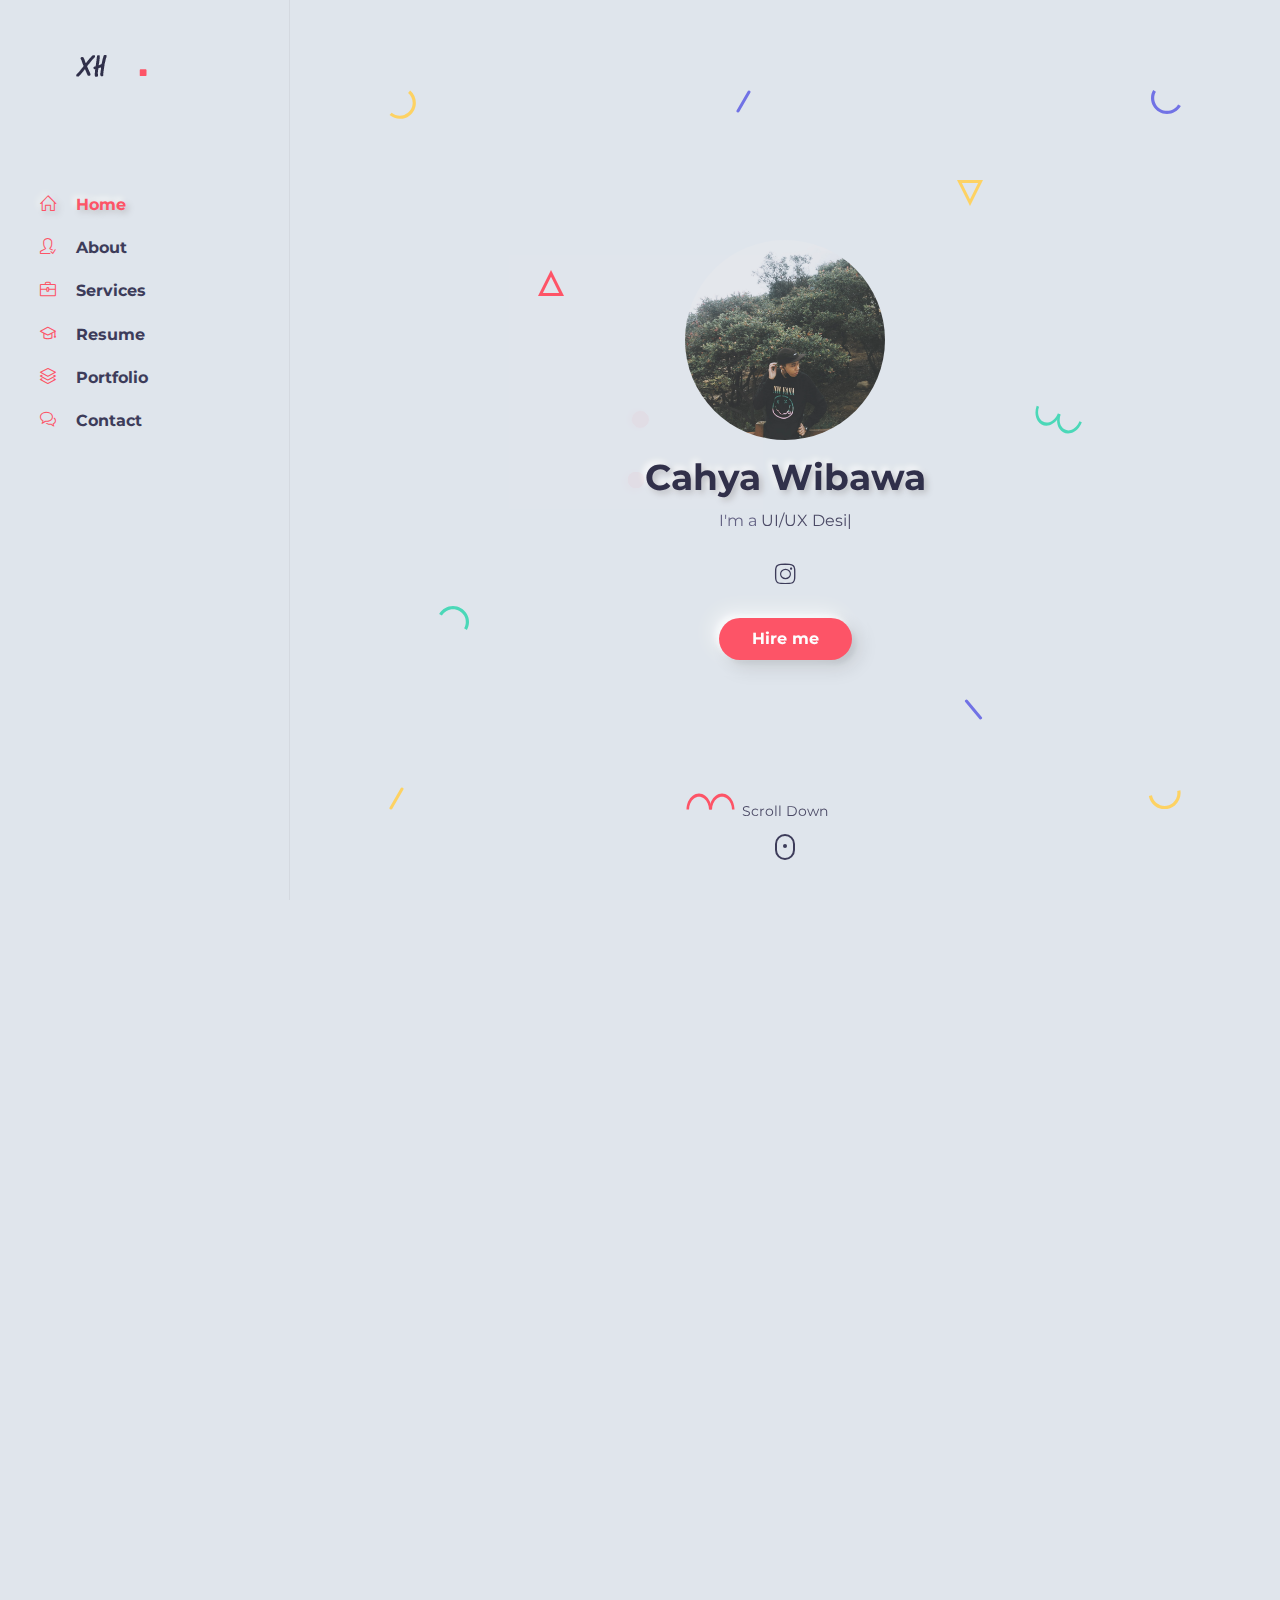
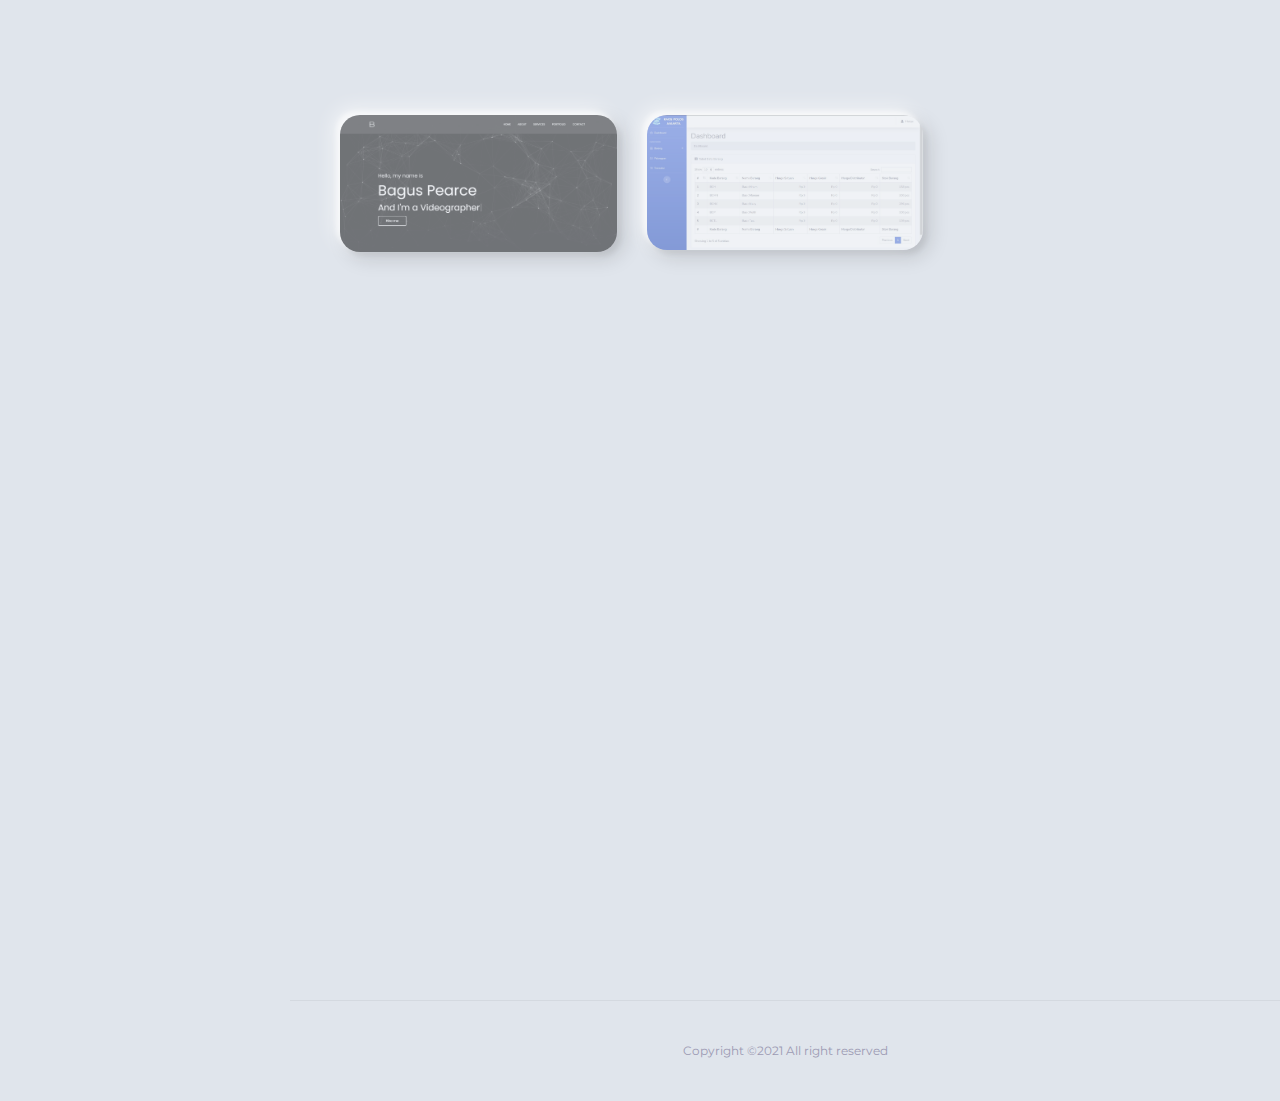
<file: portfolio 3/index.html>
<!DOCTYPE html>
<html lang="en-US">

<head>
	<meta http-equiv="Content-Type" content="text/html; charset=UTF-8">
	<title>xh</title>
	<meta name="viewport" content="width=device-width, initial-scale=1, maximum-scale=1">
	<link rel="shortcut icon" type="image/x-icon" href="images/profile.png">

	<!-- STYLESHEETS -->
	<link rel="stylesheet" href="css/bootstrap.min.css">
	<link rel="stylesheet" href="css/all.min.css" type="text/css" media="all">
	<link rel="stylesheet" href="css/simple-line-icons.css" type="text/css" media="all">
	<link rel="stylesheet" href="css/animate.css" type="text/css" media="all">
	<link rel="stylesheet" href="css/jquery.fancybox.css" type="text/css" media="all">
	<link rel="stylesheet" href="css/magnific-popup.css" type="text/css" media="all">
	<link rel="stylesheet" href="css/style.css" type="text/css" media="all">

	<script async src="https://www.googletagmanager.com/gtag/js?id=G-FWYZLPJEN9"></script>
	<script src="js/gtag.js"></script>

</head>

<body>

	<!-- Preloader -->
	<div id="preloader" class="light">
		<div class="outer">
			<!-- Google Chrome -->
			<div class="infinityChrome">
				<div></div>
				<div></div>
				<div></div>
			</div>

			<!-- Safari and others -->
			<div class="infinity">
				<div>
					<span></span>
				</div>
				<div>
					<span></span>
				</div>
				<div>
					<span></span>
				</div>
			</div>
			<!-- Stuff -->
			<svg xmlns="http://www.w3.org/2000/svg" version="1.1" class="goo-outer">
				<defs>
					<filter id="goo">
						<feGaussianBlur in="SourceGraphic" stdDeviation="6" result="blur" />
						<feColorMatrix in="blur" values="1 0 0 0 0  0 1 0 0 0  0 0 1 0 0  0 0 0 18 -7" result="goo" />
						<feBlend in="SourceGraphic" in2="goo" />
					</filter>
				</defs>
			</svg>
		</div>
	</div>

	<!-- mobile header -->
	<header class="mobile-header-1 light">
		<div class="container">
			<!-- menu icon -->
			<div class="menu-icon d-inline-flex mr-4">
				<button>
					<span></span>
				</button>
			</div>
			<!-- logo image -->
			<div class="site-logo">
				<a href="#home">
					<img src="images/logo-xh.png" alt="xh" />
				</a>
			</div>
		</div>
	</header>

	<!-- desktop header -->
	<header class="desktop-header-1 light d-flex align-items-start flex-column">

		<!-- logo image -->
		<div class="site-logo">
			<a href="#home">
				<img src="images/logo-xh.png" alt="xh" />
			</a>
		</div>
					<!-- nav toggler button -->
			<div class="nav-toggler">
				<span></span>
			</div>

		<!-- main menu -->
		<nav>
			<ul class="vertical-menu scrollspy">
				<li class="active"><a href="#home"><i class="icon-home"></i>Home</a></li>
				<li><a href="#about"><i class="icon-user-following"></i>About</a></li>
				<li><a href="#services"><i class="icon-briefcase"></i>Services</a></li>
				<li><a href="#resume"><i class="icon-graduation"></i>Resume</a></li>
				<li><a href="#portfolio"><i class="icon-layers"></i>Portfolio</a></li>
				<li><a href="#contact"><i class="icon-bubbles"></i>Contact</a></li>
			</ul>
		</nav>

		<!-- site footer -->


	</header>

	<!-- main layout -->
	<main class="content">

		<!-- section home -->
		<section id="home" class="home d-flex light align-items-center">
			<div class="container">
				<!-- intro -->
				<div class="intro">
					<!-- avatar image -->
					<img src="images/doingg.jpg" alt="cahya" class="mb-3" width="40%" />

					<!-- info -->
					<h1 class="mb-2 mt-0">Cahya Wibawa</h1>
					<p>I'm a <span class="typing"></span></p>

					<!-- social icons -->
					<ul class="social-icons light list-inline mb-0 mt-4">
						<li class="list-inline-item">
							<a href="https://www.instagram.com/__xhry/" target="_blank">
								<i class="icon-social-instagram"></i>
							</a>
						</li>
					</ul>

					<!-- buttons -->
					<div class="mt-4">
						<a href="#contact" class="btn btn-default">Hire me</a>
					</div>
				</div>

				<!-- scroll down mouse wheel -->
				<div class="scroll-down light">
					<a href="#about" class="mouse-wrapper">
						<span>Scroll Down</span>
						<span class="mouse">
							<span class="wheel"></span>
						</span>
					</a>
				</div>

				<!-- parallax layers -->
				<div class="parallax" data-relative-input="true">

					<svg width="27" height="29" data-depth="0.3" class="layer p1" xmlns="http://www.w3.org/2000/svg">
						<path
							d="M21.15625.60099c4.37954 3.67487 6.46544 9.40612 5.47254 15.03526-.9929 5.62915-4.91339 10.30141-10.2846 12.25672-5.37122 1.9553-11.3776.89631-15.75715-2.77856l2.05692-2.45134c3.50315 2.93948 8.3087 3.78663 12.60572 2.22284 4.297-1.5638 7.43381-5.30209 8.22768-9.80537.79387-4.50328-.8749-9.08872-4.37803-12.02821L21.15625.60099z"
							fill="#FFD15C" fill-rule="evenodd" />
					</svg>

					<svg width="26" height="26" data-depth="0.2" class="layer p2" xmlns="http://www.w3.org/2000/svg">
						<path d="M13 3.3541L2.42705 24.5h21.1459L13 3.3541z" stroke="#FF4C60" stroke-width="3"
							fill="none" fill-rule="evenodd" />
					</svg>

					<svg width="30" height="25" data-depth="0.3" class="layer p3" xmlns="http://www.w3.org/2000/svg">
						<path
							d="M.1436 8.9282C3.00213 3.97706 8.2841.92763 14.00013.92796c5.71605.00032 10.9981 3.04992 13.85641 8 2.8583 4.95007 2.8584 11.0491-.00014 16.00024l-2.77128-1.6c2.28651-3.96036 2.28631-8.84002.00011-12.8002-2.2862-3.96017-6.5124-6.40017-11.08513-6.4-4.57271.00018-8.79872 2.43984-11.08524 6.4002l-2.77128-1.6z"
							fill="#44D7B6" fill-rule="evenodd" />
					</svg>

					<svg width="15" height="23" data-depth="0.6" class="layer p4" xmlns="http://www.w3.org/2000/svg">
						<rect transform="rotate(30 9.86603 10.13397)" x="7" width="3" height="25" rx="1.5"
							fill="#FFD15C" fill-rule="evenodd" />
					</svg>

					<svg width="15" height="23" data-depth="0.2" class="layer p5" xmlns="http://www.w3.org/2000/svg">
						<rect transform="rotate(30 9.86603 10.13397)" x="7" width="3" height="25" rx="1.5"
							fill="#6C6CE5" fill-rule="evenodd" />
					</svg>

					<svg width="49" height="17" data-depth="0.5" class="layer p6" xmlns="http://www.w3.org/2000/svg">
						<g fill="#FF4C60" fill-rule="evenodd">
							<path
								d="M.5 16.5c0-5.71709 2.3825-10.99895 6.25-13.8567 3.8675-2.85774 8.6325-2.85774 12.5 0C23.1175 5.50106 25.5 10.78292 25.5 16.5H23c0-4.57303-1.90625-8.79884-5-11.08535-3.09375-2.28652-6.90625-2.28652-10 0C4.90625 7.70116 3 11.92697 3 16.5H.5z" />
							<path
								d="M23.5 16.5c0-5.71709 2.3825-10.99895 6.25-13.8567 3.8675-2.85774 8.6325-2.85774 12.5 0C46.1175 5.50106 48.5 10.78292 48.5 16.5H46c0-4.57303-1.90625-8.79884-5-11.08535-3.09375-2.28652-6.90625-2.28652-10 0-3.09375 2.28651-5 6.51232-5 11.08535h-2.5z" />
						</g>
					</svg>

					<svg width="26" height="26" data-depth="0.4" class="layer p7" xmlns="http://www.w3.org/2000/svg">
						<path d="M13 22.6459L2.42705 1.5h21.1459L13 22.6459z" stroke="#FFD15C" stroke-width="3"
							fill="none" fill-rule="evenodd" />
					</svg>

					<svg width="19" height="21" data-depth="0.3" class="layer p8" xmlns="http://www.w3.org/2000/svg">
						<rect transform="rotate(-40 6.25252 10.12626)" x="7" width="3" height="25" rx="1.5"
							fill="#6C6CE5" fill-rule="evenodd" />
					</svg>

					<svg width="30" height="25" data-depth="0.3" data-depth-y="-1.30" class="layer p9"
						xmlns="http://www.w3.org/2000/svg">
						<path
							d="M29.8564 16.0718c-2.85854 4.95114-8.1405 8.00057-13.85654 8.00024-5.71605-.00032-10.9981-3.04992-13.85641-8-2.8583-4.95007-2.8584-11.0491.00014-16.00024l2.77128 1.6c-2.28651 3.96036-2.28631 8.84002-.00011 12.8002 2.2862 3.96017 6.5124 6.40017 11.08513 6.4 4.57271-.00018 8.79872-2.43984 11.08524-6.4002l2.77128 1.6z"
							fill="#6C6CE5" fill-rule="evenodd" />
					</svg>

					<svg width="47" height="29" data-depth="0.2" class="layer p10" xmlns="http://www.w3.org/2000/svg">
						<g fill="#44D7B6" fill-rule="evenodd">
							<path
								d="M46.78878 17.19094c-1.95535 5.3723-6.00068 9.52077-10.61234 10.8834-4.61167 1.36265-9.0893-.26708-11.74616-4.27524-2.65686-4.00817-3.08917-9.78636-1.13381-15.15866l2.34923.85505c-1.56407 4.29724-1.2181 8.92018.90705 12.12693 2.12514 3.20674 5.70772 4.5107 9.39692 3.4202 3.68921-1.0905 6.92581-4.40949 8.48988-8.70673l2.34923.85505z" />
							<path
								d="M25.17585 9.32448c-1.95535 5.3723-6.00068 9.52077-10.61234 10.8834-4.61167 1.36264-9.0893-.26708-11.74616-4.27525C.16049 11.92447-.27182 6.14628 1.68354.77398l2.34923.85505c-1.56407 4.29724-1.2181 8.92018.90705 12.12692 2.12514 3.20675 5.70772 4.5107 9.39692 3.4202 3.68921-1.0905 6.92581-4.40948 8.48988-8.70672l2.34923.85505z" />
						</g>
					</svg>

					<svg width="33" height="20" data-depth="0.5" class="layer p11" xmlns="http://www.w3.org/2000/svg">
						<path
							d="M32.36774.34317c.99276 5.63023-1.09332 11.3614-5.47227 15.03536-4.37895 3.67396-10.3855 4.73307-15.75693 2.77837C5.76711 16.2022 1.84665 11.53014.8539 5.8999l3.15139-.55567c.7941 4.50356 3.93083 8.24147 8.22772 9.8056 4.29688 1.56413 9.10275.71673 12.60554-2.2227C28.34133 9.98771 30.01045 5.4024 29.21635.89884l3.15139-.55567z"
							fill="#FFD15C" fill-rule="evenodd" />
					</svg>

				</div>
			</div>

		</section>

		<!-- section about -->
		<section id="about">

			<div class="container">

				<!-- section title -->
				<h2 class="section-title wow fadeInUp">About Me</h2>

				<div class="spacer" data-height="60"></div>

				<div class="row wow fadeInUp">

					<div class="col-md-3">
						<div class="text-center text-md-left">
							<!-- avatar image -->
							<img src="images/profile.png" alt="Harya" />
						</div>
						<div class="spacer d-md-none d-lg-none" data-height="30"></div>
					</div>

					<div class="col-md-9 triangle-left-md triangle-top-sm">
						<div class="rounded bg-white shadow-dark padding-30">
							<div class="row">
								<div class="col-md-6">
									<!-- about text -->
									<p>I am Harya J, web developer from Jakarta, Indonesia. I have
										experience with website design and graphic design in development and
										customization.</p>
									<div class="mt-3">
										<a href="https://drive.google.com/uc?export=download&id=1Zyuv321atidAhA9GVcgnsZHnzYWRG_0L"
											class="btn btn-default">Download CV</a>
									</div>
									<div class="spacer d-md-none d-lg-none" data-height="30"></div>
								</div>
								<div class="col-md-6">
									<!-- skill item -->
									<div class="skill-item">
										<div class="skill-info clearfix">
											<h4 class="float-left mb-3 mt-0">Development</h4>
											<span class="float-right">75%</span>
										</div>
										<div class="progress">
											<div class="progress-bar data-background" role="progressbar"
												aria-valuemin="0" aria-valuemax="100" aria-valuenow="85"
												data-color="#FFD15C">
											</div>
										</div>
										<div class="spacer" data-height="20"></div>
									</div>

									<!-- skill item -->
									<div class="skill-item">
										<div class="skill-info clearfix">
											<h4 class="float-left mb-3 mt-0">UI/UX design</h4>
											<span class="float-right">80%</span>
										</div>
										<div class="progress">
											<div class="progress-bar data-background" role="progressbar"
												aria-valuemin="0" aria-valuemax="100" aria-valuenow="95"
												data-color="#FF4C60">
											</div>
										</div>
										<div class="spacer" data-height="20"></div>
									</div>

									<!-- skill item -->
									<div class="skill-item">
										<div class="skill-info clearfix">
											<h4 class="float-left mb-3 mt-0">Photography</h4>
											<span class="float-right">70%</span>
										</div>
										<div class="progress">
											<div class="progress-bar data-background" role="progressbar"
												aria-valuemin="0" aria-valuemax="100" aria-valuenow="70"
												data-color="#6C6CE5">
											</div>
										</div>
									</div>
								</div>
							</div>
						</div>
					</div>

				</div>
				<!-- row end -->

				<div class="spacer" data-height="100"></div>

			</div>

		</section>

		<!-- section services -->
		<section id="services">

			<div class="container">

				<!-- section title -->
				<h2 class="section-title wow fadeInUp">Services</h2>

				<div class="spacer" data-height="60"></div>

				<div class="row wow fadeInUp">

					<div class="col-md-4">
						<!-- service box -->
						<div class="service-box rounded data-background padding-30 text-center text-light shadow-blue"
							data-color="#6C6CE5">
							<img src="images/service-1.svg" alt="UI/UX design" />
							<h3 class="mb-3 mt-0">UI/UX design</h3>
						</div>
						<div class="spacer d-md-none d-lg-none" data-height="30"></div>
					</div>

					<div class="col-md-4" data-wow-delay="0.2s">
						<!-- service box -->
						<div class="service-box rounded data-background padding-30 text-center shadow-yellow"
							data-color="#F9D74C">
							<img src="images/service-2.svg" alt="UI/UX design" />
							<h3 class="mb-3 mt-0">Web Development</h3>
						</div>
						<div class="spacer d-md-none d-lg-none" data-height="30"></div>
					</div>

					<div class="col-md-4" data-wow-delay="0.4s">
						<!-- service box -->
						<div class="service-box rounded data-background padding-30 text-center text-light shadow-pink"
							data-color="#F97B8B">
							<img src="images/service-3.svg" alt="UI/UX design" />
							<h3 class="mb-3 mt-0">Photography</h3>
						</div>
					</div>

				</div>

				<div class="mt-5 text-center wow fadeInUp">
					<p class="mb-0">Looking for a custom job? <a href="#contact">Click here</a> to contact me! 👋</p>
				</div>

			</div>

		</section>

		<!-- section resume -->
		<section id="resume">

			<div class="container">

				<!-- section title -->
				<h2 class="section-title wow fadeInUp">Resume</h2>

				<div class="spacer" data-height="60"></div>

				<div class="row wow fadeInUp">

					<div class="col-md-8 col-sm-12 offset-md-2">

						<!-- timeline wrapper -->
						<div class="timeline edu bg-white rounded shadow-dark padding-30 overflow-hidden">

							<h2 class="ml-4">Education</h2>
							<!-- timeline item -->
							<div class="timeline-container wow fadeInUp">
								<div class="content">
									<span class="time">2018 - Present</span>
									<h3 class="title">University Lecture</h3>
									<p>Informatics Engineering - Polytechnic LP3I Jakarta
									</p>
								</div>
							</div>

							<!-- timeline item -->
							<div class="timeline-container wow fadeInUp" data-wow-delay="0.2s">
								<div class="content">
									<span class="time">2014 - 2017</span>
									<h3 class="title">Senior High School</h3>
									<p>Science - SMA Negeri 18 Jakarta.
									</p>
								</div>
							</div>
							<!-- main line -->
							<span class="line"></span>

						</div>

					</div>

				</div>

			</div>

		</section>

		<!-- section skill -->
		<section id="skill">

			<div class="container">

				<h2 class="section-title wow fadeInUp">My Skills</h2>

				<div class="row wow fadeInUp">
					<div class="col-md-3 col-6">
						<!-- client item -->
						<div class="client-item">
							<div class="inner">
								<img src="images/html5.svg" alt="client-name" width="45" height="45" />
							</div>
						</div>
					</div>
					<div class="col-md-3 col-6">
						<!-- client item -->
						<div class="client-item">
							<div class="inner">
								<img src="images/css3.svg" alt="client-name" width="65" height="65" />
							</div>
						</div>
					</div>
					<div class="col-md-3 col-6">
						<!-- client item -->
						<div class="client-item">
							<div class="inner">
								<img src="images/javascript.svg" alt="client-name" width="60" height="60" />
							</div>
						</div>
					</div>
					<div class="col-md-3 col-6">
						<!-- client item -->
						<div class="client-item">
							<div class="inner">
								<img src="images/php.svg" alt="client-name" width="57" height="57" />
							</div>
						</div>
					</div>
					<div class="col-md-3 col-6">
						<!-- client item -->
						<div class="client-item">
							<div class="inner">
								<img src="images/laravel.svg" alt="client-name" width="55" height="55" />
							</div>
						</div>
					</div>
					<div class="col-md-3 col-6">
						<!-- client item -->
						<div class="client-item">
							<div class="inner">
								<img src="images/kotlin.svg" alt="client-name" width="53" height="53" />
							</div>
						</div>
					</div>
					<div class="col-md-3 col-6">
						<!-- client item -->
						<div class="client-item">
							<div class="inner">
								<img src="images/java.svg" alt="client-name" width="59" height="59" />
							</div>
						</div>
					</div>
					<div class="col-md-3 col-6">
						<!-- client item -->
						<div class="client-item">
							<div class="inner">
								<img src="images/adobe-photoshop.svg" alt="client-name" width="75" height="75" />
							</div>
						</div>
					</div>
					<div class="col-md-3 col-6">
						<!-- client item -->
						<div class="client-item">
							<div class="inner">
								<img src="images/adobe-illustrator.svg" alt="client-name" width="75" height="75" />
							</div>
						</div>
					</div>
				</div>

			</div>

		</section>

		<!-- section portfolio -->
		<section id="portfolio">

			<div class="container">

				<!-- section title -->
				<h2 class="section-title wow fadeInUp">Portfolio</h2>

				<div class="spacer" data-height="60"></div>

				<!-- portfolio filter (desktop) -->
				<ul class="portfolio-filter list-inline wow fadeInUp">
					<li class="current list-inline-item" data-filter="*">Everything</li>
					<li class="list-inline-item" data-filter=".web">Web</li>
					<li class="list-inline-item" data-filter=".dashboard">Dashboard Menu</li>
				</ul>

				<!-- portfolio filter (mobile) -->
				<div class="pf-filter-wrapper">
					<select class="portfolio-filter-mobile">
						<option value="*">Everything</option>
						<option value=".web">Web</option>
						<option value=".dashboard">Dashboard Menu</option>
					</select>
				</div>

				<!-- portolio wrapper -->
				<div class="row portfolio-wrapper">

					<!-- portfolio item -->
					<div class="col-md-4 col-sm-6 grid-item web">
						<a href="images/works/portfolio1.jpg" data-fancybox="gallery-web">
							<div class="portfolio-item rounded shadow-dark">
								<div class="details">
									<span class="term">Web Portfolio</span>
									<h4 class="title">On Progress</h4>
									<span class="more-button"><i class="icon-picture"></i></span>
								</div>
								<div class="thumb">
									<img src="images/works/portfolio1.jpg" alt="Portfolio-title" />
									<div class="mask"></div>
								</div>
							</div>
						</a>
					</div>

					<!-- portfolio item -->
					<div class="col-md-4 col-sm-6 grid-item dashboard">
						<a href="images/works/dashboard-menu.jpg" data-fancybox="gallery-dashboard">
							<div class="portfolio-item rounded shadow-dark">
								<div class="details">
									<span class="term">Dashboard Menu</span>
									<h4 class="title">On Progress with Laravel</h4>
									<span class="more-button"><i class="icon-picture"></i></span>
								</div>
								<div class="thumb">
									<img src="images/works/dashboard-menu.jpg" alt="Portfolio-title" />
									<div class="mask"></div>
								</div>
							</div>
						</a>
					</div>

				</div>

				<!-- more button -->
				<div class="load-more text-center mt-4">
					<!-- numbered pagination (hidden for infinite scroll) -->
					<ul class="portfolio-pagination list-inline d-none">
						<li class="list-inline-item">1</li>
						<li class="list-inline-item"><a href="works-2.html">2</a></li>
					</ul>
				</div>

			</div>

		</section>

		<!-- section contact -->
		<section id="contact">

			<div class="container">

				<!-- section title -->
				<h2 class="section-title wow fadeInUp">Get In Touch</h2>

				<div class="spacer" data-height="60"></div>

				<div class="row wow fadeInUp">

					<div class="col-md-4">
						<!-- contact info -->
						<div class="contact-info">
							<h3 class="wow fadeInUp">Let's talk about everything!</h3>
							<p class="wow fadeInUp">Don't like forms? Send me an <a
									href="mailto:harya.pratama22@gmail.com">email</a>. 👋</p>
						</div>
					</div>

					<div class="col-md-8">
						<!-- Contact Form -->

						<form id="my-form" class="contact-form mt-6" method="post"
							action="https://formspree.io/f/xrgojnob">

							<div class="row">
								<div class="column col-md-6">
									<!-- Name input -->
									<div class="form-group">
										<input type="text" class="form-control" name="InputName" id="InputName"
											placeholder="Full name*" required>
										<div class="help-block with-errors"></div>
									</div>
								</div>

								<div class="column col-md-6">
									<!-- Email input -->
									<div class="form-group">
										<input type="email" class="form-control" id="InputEmail" name="InputEmail"
											placeholder="Email address*" required>
										<div class="help-block with-errors"></div>
									</div>
								</div>

								<div class="column col-md-12">
									<!-- Subject input -->
									<div class="form-group">
										<input type="text" class="form-control" id="InputSubject" name="InputSubject"
											placeholder="Subject*" required>
										<div class="help-block with-errors"></div>
									</div>
								</div>

								<div class="column col-md-12">
									<!-- Message textarea -->
									<div class="form-group">
										<textarea name="InputMessage" id="InputMessage" class="form-control" rows="5"
											placeholder="Message*" required></textarea>
										<div class="help-block with-errors"></div>
									</div>
								</div>
							</div>

							<button type="submit" name="submit" id="submit" value="Submit" class="btn btn-default">Send
								Message</button><!-- Send Button -->

							<div id="status"></div>
						</form>
						<!-- Contact Form end -->
					</div>

				</div>

			</div>

		</section>

		<div class="spacer" data-height="96"></div>

		<footer class="footer light">
			<div class="copyright">
				Copyright &copy;2021 All right reserved
			</div>
		</footer>

	</main>

	<!-- Go to top button -->
	<a href="javascript:" id="return-to-top"><i class="fas fa-arrow-up"></i></a>

	<!-- SCRIPTS -->
	<script src="js/jquery-3.5.1.min.js"> </script>
	<script src="js/popper.min.js"> </script>
	<script src="js/bootstrap.min.js"> </script>
	<script src="js/jquery.easing.min.js"></script>
	<script src="js/jquery.waypoints.min.js"></script>
	<script src="js/jquery.counterup.min.js"></script>
	<script src="js/jquery.fancybox.min.js"></script>
	<script src="js/contact.js"></script>
	<script src="js/wow.min.js"></script>
	<script src="js/morphext.min.js"></script>
	<script src="js/parallax.min.js"></script>
	<script src="js/jquery.magnific-popup.min.js"></script>
	<script src="js/typed.js"></script>
	<script src="js/custom.js"></script>

	<script>
		var typed = new Typed('.typing', {
			strings: ["UI/UX Designer", "Front-End Developer", "Photographer", "Graphic Designer"],
			typeSpeed: 60,
			backSpeed: 40,
			loop: true
		});
	</script>
</body>

</html>
</file>
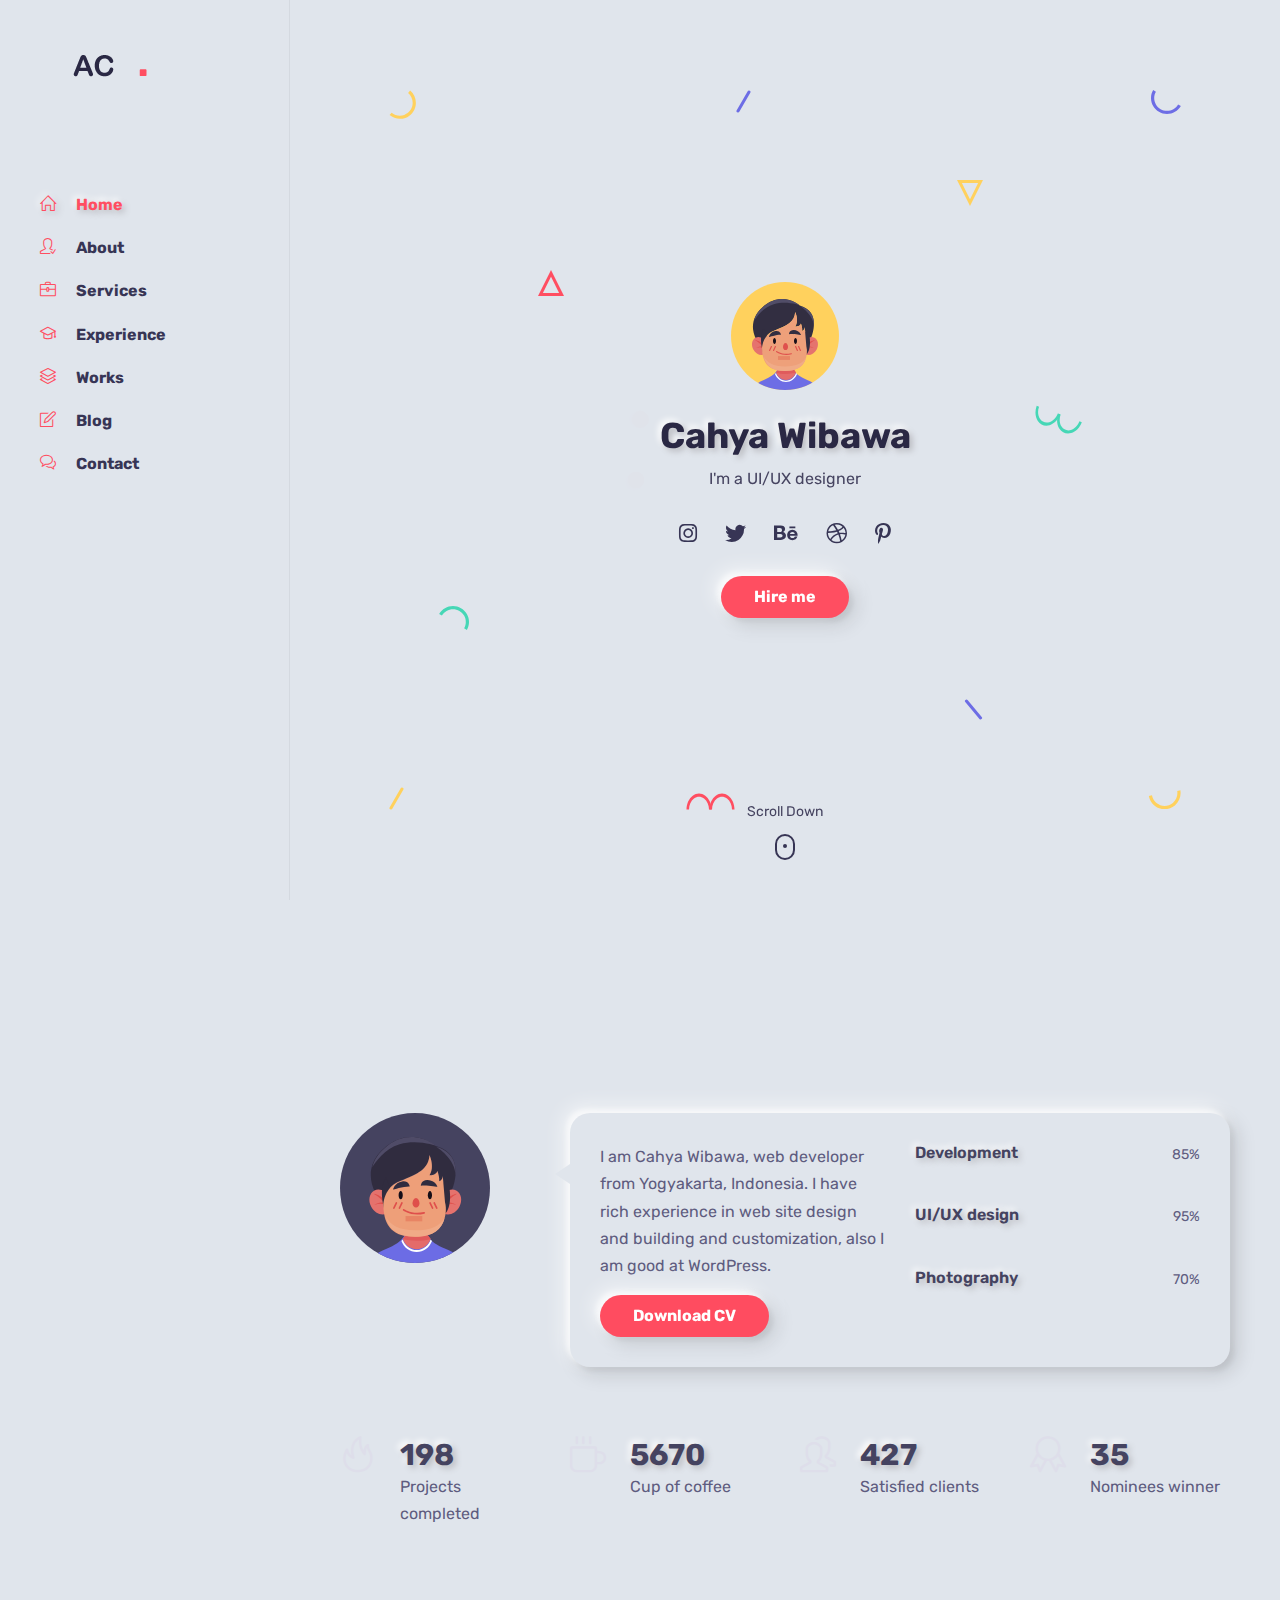
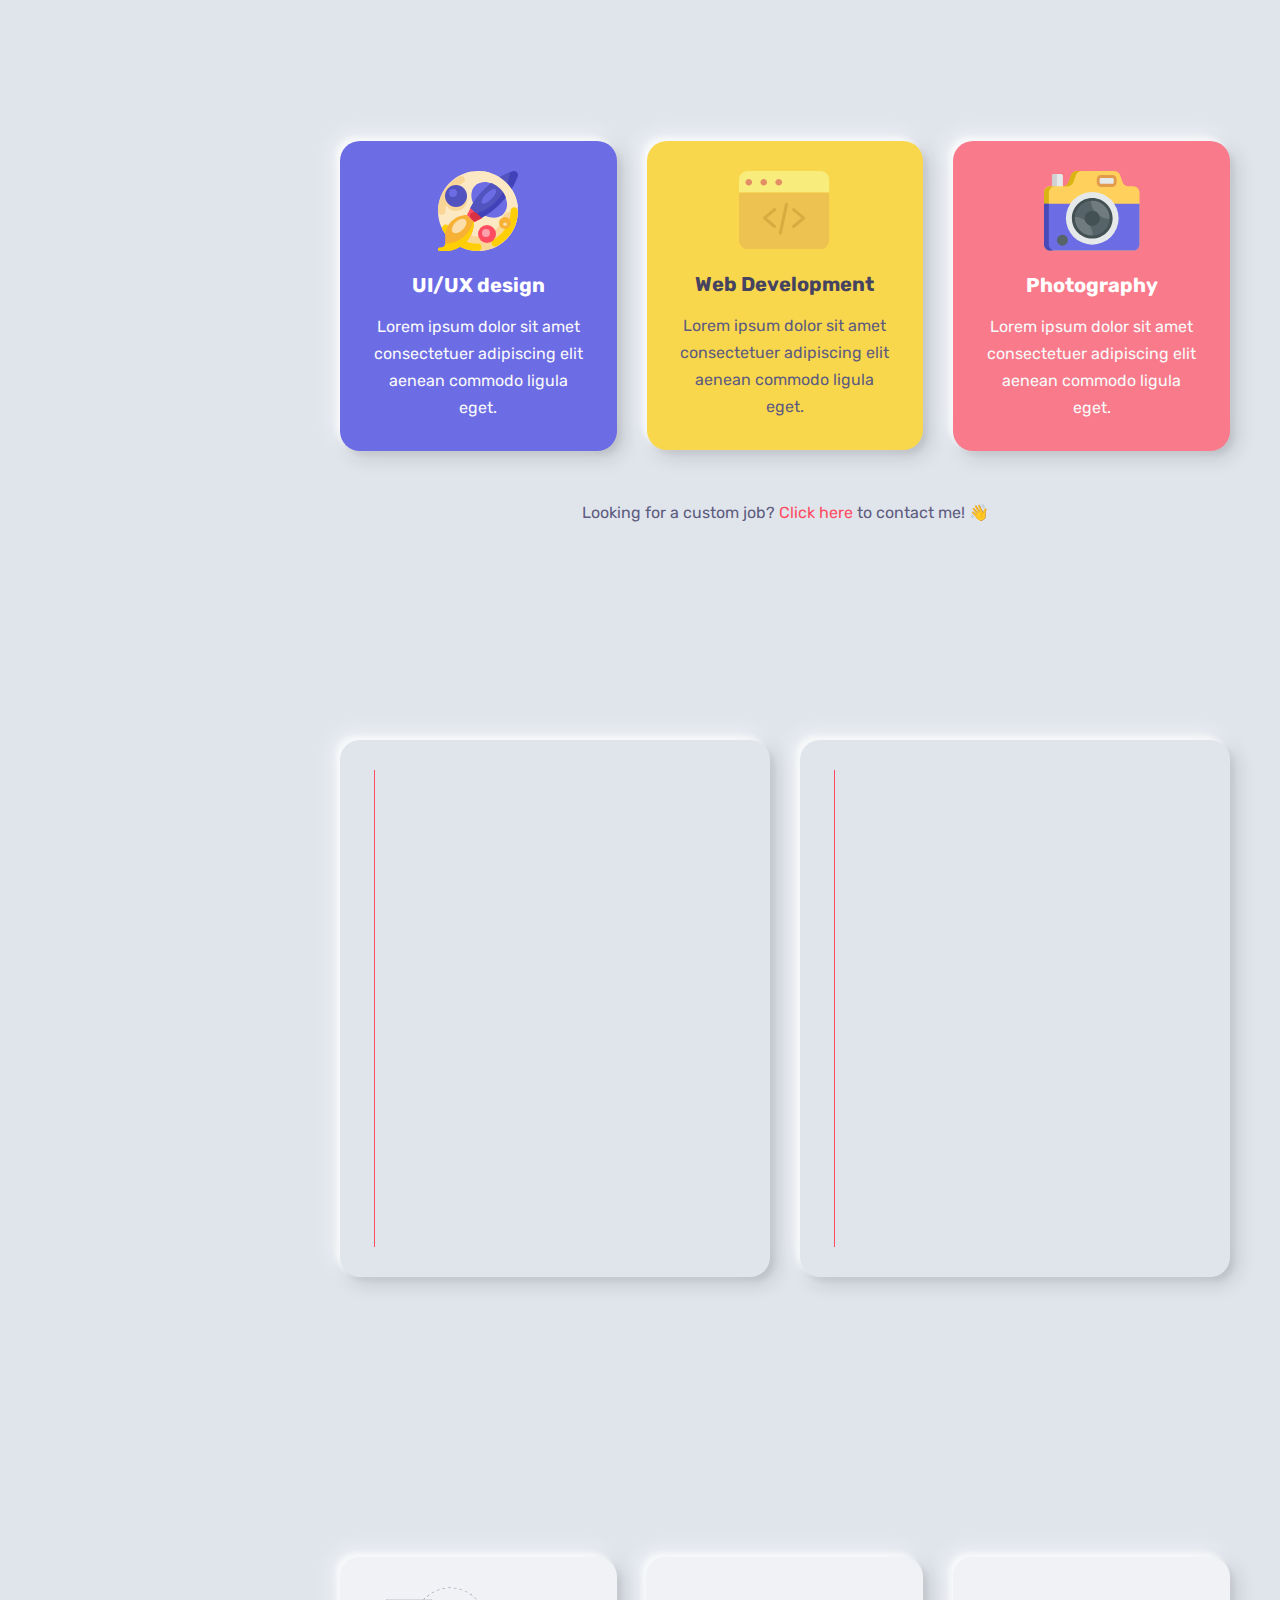
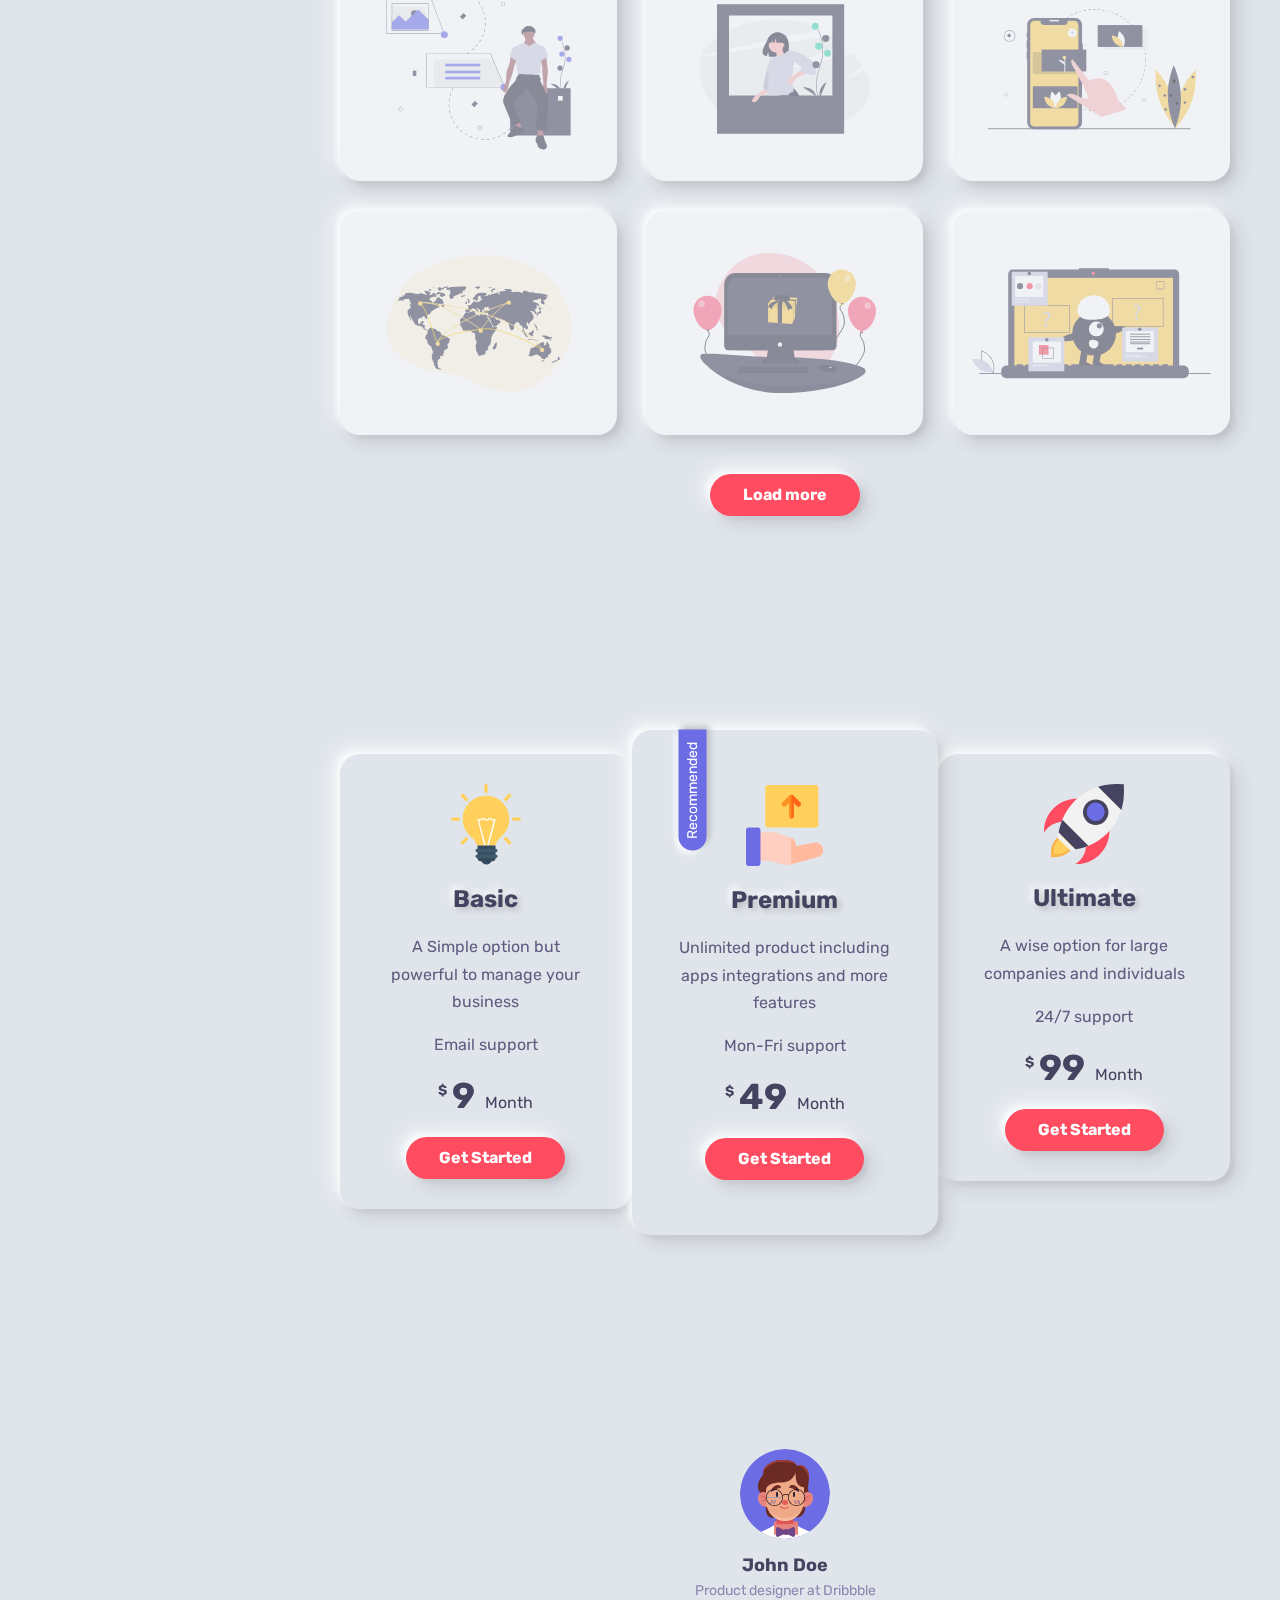
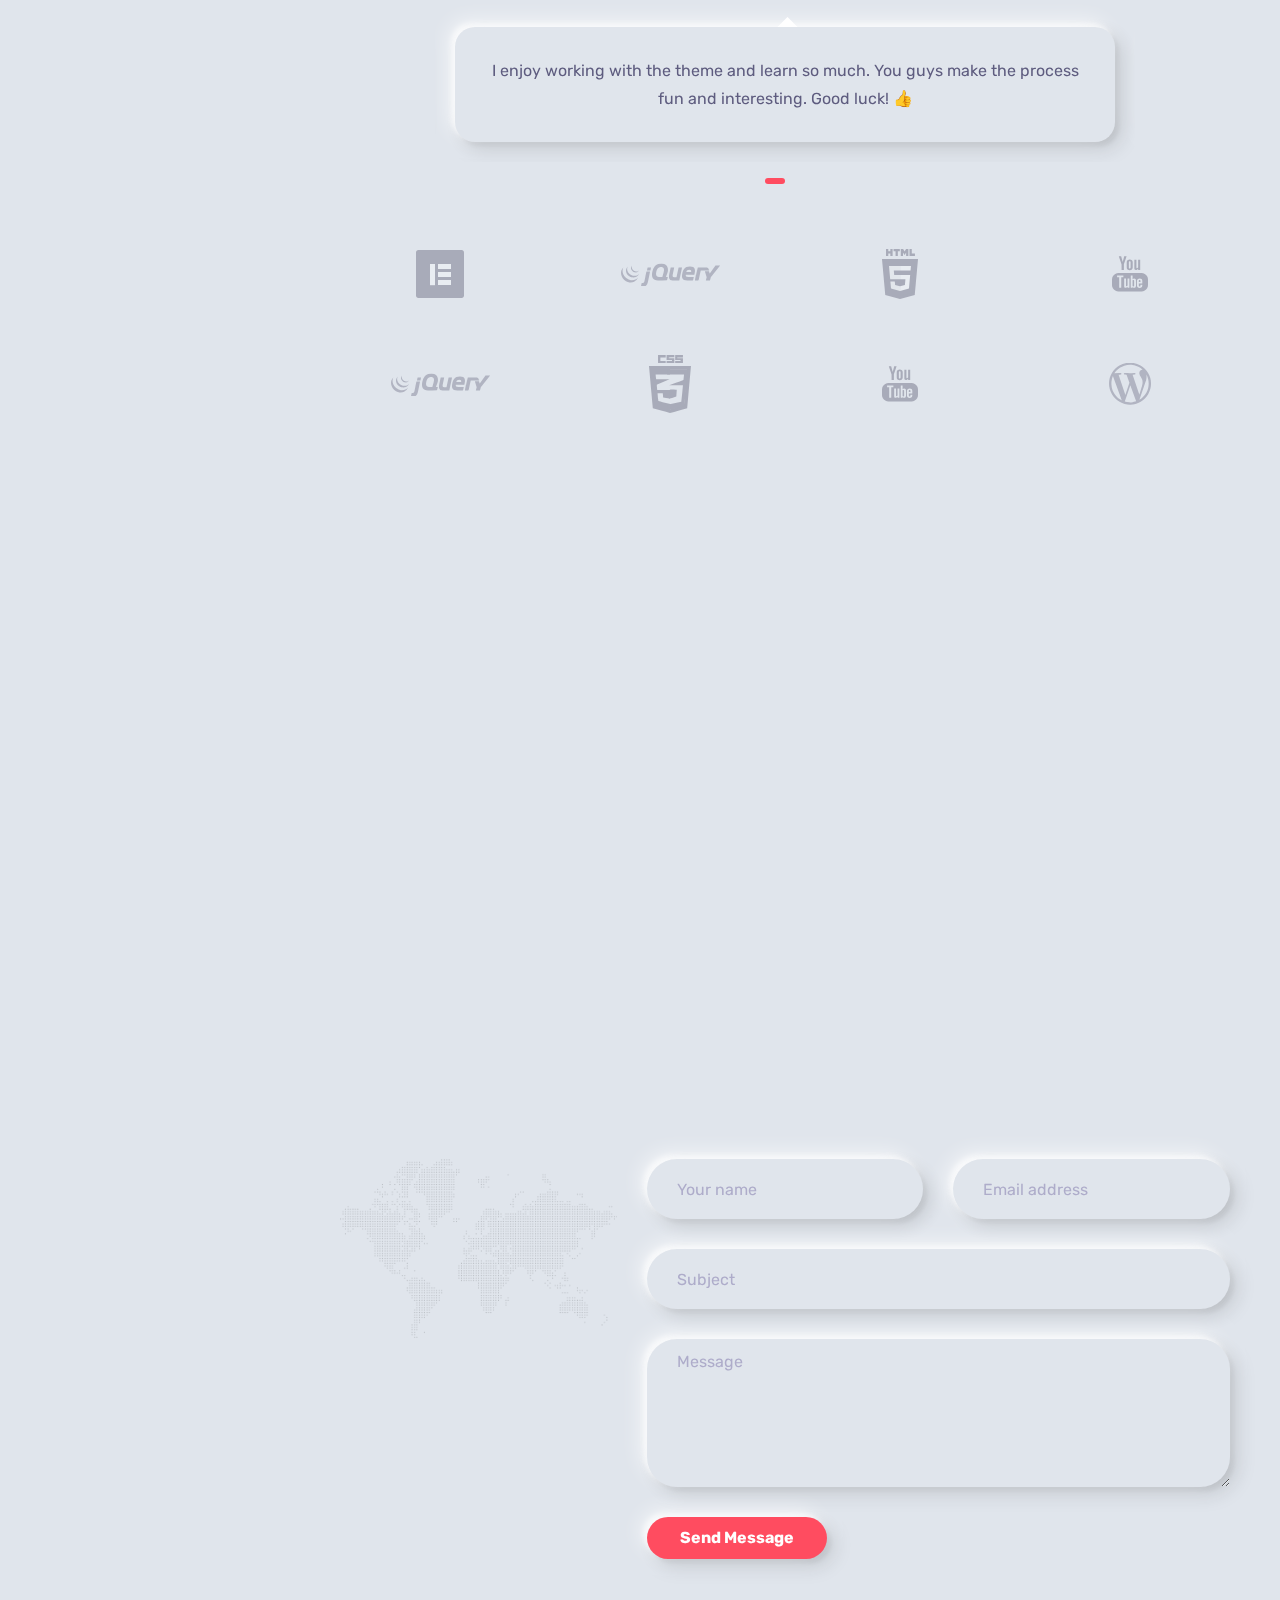
<file: index-light.html>
<!DOCTYPE html>
<html lang="en-US">

<head>
	<meta http-equiv="Content-Type" content="text/html; charset=UTF-8">
	<title>Portfolio/CV/Resume</title>
	<meta name="description" content="Bolby - Portfolio/CV/Resume HTML Template">
	<meta name="viewport" content="width=device-width, initial-scale=1, maximum-scale=1">
	<link rel="shortcut icon" type="image/x-icon" href="images/favicon.png">

	<!-- STYLESHEETS -->
	<link rel="stylesheet" href="css/bootstrap.min.css" type="text/css" media="all">
	<link rel="stylesheet" href="css/all.min.css" type="text/css" media="all">
	<link rel="stylesheet" href="css/simple-line-icons.css" type="text/css" media="all">
	<link rel="stylesheet" href="css/slick.css" type="text/css" media="all">
	<link rel="stylesheet" href="css/animate.css" type="text/css" media="all">
	<link rel="stylesheet" href="css/magnific-popup.css" type="text/css" media="all">
	<link rel="stylesheet" href="css/style.css" type="text/css" media="all">



</head>

<body>

	<!-- Preloader -->
	<div id="preloader" class="light">
		<div class="outer">
			<!-- Google Chrome -->
			<div class="infinityChrome">
				<div></div>
				<div></div>
				<div></div>
			</div>

			<!-- Safari and others -->
			<div class="infinity">
				<div>
					<span></span>
				</div>
				<div>
					<span></span>
				</div>
				<div>
					<span></span>
				</div>
			</div>
			<!-- Stuff -->
			<svg xmlns="http://www.w3.org/2000/svg" version="1.1" class="goo-outer">
				<defs>
					<filter id="goo">
						<feGaussianBlur in="SourceGraphic" stdDeviation="6" result="blur" />
						<feColorMatrix in="blur" values="1 0 0 0 0  0 1 0 0 0  0 0 1 0 0  0 0 0 18 -7"
							result="goo" />
						<feBlend in="SourceGraphic" in2="goo" />
					</filter>
				</defs>
			</svg>
		</div>
	</div>

	<!-- mobile header -->
	<header class="mobile-header-1 light">
		<div class="container">
			<!-- menu icon -->
			<div class="menu-icon d-inline-flex mr-4">
				<button>
					<span></span>
				</button>
			</div>
			<!-- logo image -->
			<div class="site-logo">
				<a href="index-light.html">
					<img src="images/logo-dark1.png" alt="AC" />
				</a>
			</div>
		</div>
	</header>

	<!-- desktop header -->
	<header class="desktop-header-1 light d-flex align-items-start flex-column">

		<!-- logo image -->
		<div class="site-logo">
			<a href="index-light.html">
				<img src="images/logo-dark1.png" alt="AC" />
			</a>
		</div>

		<!-- main menu -->
		<nav>
			<ul class="vertical-menu scrollspy">
				<li class="active"><a href="#home"><i class="icon-home"></i>Home</a></li>
				<li><a href="#about"><i class="icon-user-following"></i>About</a></li>
				<li><a href="#services"><i class="icon-briefcase"></i>Services</a></li>
				<li><a href="#experience"><i class="icon-graduation"></i>Experience</a></li>
				<li><a href="#works"><i class="icon-layers"></i>Works</a></li>
				<li><a href="#blog"><i class="icon-note"></i>Blog</a></li>
				<li><a href="#contact"><i class="icon-bubbles"></i>Contact</a></li>
			</ul>
		</nav>

		<!-- site footer -->


	</header>

	<!-- main layout -->
	<main class="content">

		<!-- section home -->
		<section id="home" class="home d-flex light align-items-center">
			<div class="container">

				<!-- intro -->
				<div class="intro">
					<!-- avatar image -->
					<img src="images/avatar-1.svg" alt="Bolby" class="mb-4" />

					<!-- info -->
					<h1 class="mb-2 mt-0">Cahya Wibawa</h1>
					<span>I'm a <span class="text-rotating">UI/UX designer, Front-End developer, Photography
							lover</span></span>

					<!-- social icons -->
					<ul class="social-icons light list-inline mb-0 mt-4">
						<li class="list-inline-item"><a href="#"><i class="fab fa-instagram"></i></a></li>
						<li class="list-inline-item"><a href="#"><i class="fab fa-twitter"></i></a></li>
						<li class="list-inline-item"><a href="#"><i class="fab fa-behance"></i></a></li>
						<li class="list-inline-item"><a href="#"><i class="fab fa-dribbble"></i></a></li>
						<li class="list-inline-item"><a href="#"><i class="fab fa-pinterest-p"></i></a></li>
					</ul>

					<!-- buttons -->
					<div class="mt-4">
						<a href="#contact" class="btn btn-default">Hire me</a>
					</div>
				</div>

				<!-- scroll down mouse wheel -->
				<div class="scroll-down light">
					<a href="#about" class="mouse-wrapper">
						<span>Scroll Down</span>
						<span class="mouse">
							<span class="wheel"></span>
						</span>
					</a>
				</div>

				<!-- parallax layers -->
				<div class="parallax" data-relative-input="true">

					<svg width="27" height="29" data-depth="0.3" class="layer p1"
						xmlns="http://www.w3.org/2000/svg">
						<path d="M21.15625.60099c4.37954 3.67487 6.46544 9.40612 5.47254 15.03526-.9929 5.62915-4.91339 10.30141-10.2846 12.25672-5.37122 1.9553-11.3776.89631-15.75715-2.77856l2.05692-2.45134c3.50315 2.93948 8.3087 3.78663 12.60572 2.22284 4.297-1.5638 7.43381-5.30209 8.22768-9.80537.79387-4.50328-.8749-9.08872-4.37803-12.02821L21.15625.60099z"
							fill="#FFD15C" fill-rule="evenodd" /></svg>

					<svg width="26" height="26" data-depth="0.2" class="layer p2"
						xmlns="http://www.w3.org/2000/svg">
						<path d="M13 3.3541L2.42705 24.5h21.1459L13 3.3541z" stroke="#FF4C60"
							stroke-width="3" fill="none" fill-rule="evenodd" /></svg>

					<svg width="30" height="25" data-depth="0.3" class="layer p3"
						xmlns="http://www.w3.org/2000/svg">
						<path d="M.1436 8.9282C3.00213 3.97706 8.2841.92763 14.00013.92796c5.71605.00032 10.9981 3.04992 13.85641 8 2.8583 4.95007 2.8584 11.0491-.00014 16.00024l-2.77128-1.6c2.28651-3.96036 2.28631-8.84002.00011-12.8002-2.2862-3.96017-6.5124-6.40017-11.08513-6.4-4.57271.00018-8.79872 2.43984-11.08524 6.4002l-2.77128-1.6z"
							fill="#44D7B6" fill-rule="evenodd" /></svg>

					<svg width="15" height="23" data-depth="0.6" class="layer p4"
						xmlns="http://www.w3.org/2000/svg">
						<rect transform="rotate(30 9.86603 10.13397)" x="7" width="3" height="25" rx="1.5"
							fill="#FFD15C" fill-rule="evenodd" /></svg>

					<svg width="15" height="23" data-depth="0.2" class="layer p5"
						xmlns="http://www.w3.org/2000/svg">
						<rect transform="rotate(30 9.86603 10.13397)" x="7" width="3" height="25" rx="1.5"
							fill="#6C6CE5" fill-rule="evenodd" /></svg>

					<svg width="49" height="17" data-depth="0.5" class="layer p6"
						xmlns="http://www.w3.org/2000/svg">
						<g fill="#FF4C60" fill-rule="evenodd">
							<path
								d="M.5 16.5c0-5.71709 2.3825-10.99895 6.25-13.8567 3.8675-2.85774 8.6325-2.85774 12.5 0C23.1175 5.50106 25.5 10.78292 25.5 16.5H23c0-4.57303-1.90625-8.79884-5-11.08535-3.09375-2.28652-6.90625-2.28652-10 0C4.90625 7.70116 3 11.92697 3 16.5H.5z" />
							<path
								d="M23.5 16.5c0-5.71709 2.3825-10.99895 6.25-13.8567 3.8675-2.85774 8.6325-2.85774 12.5 0C46.1175 5.50106 48.5 10.78292 48.5 16.5H46c0-4.57303-1.90625-8.79884-5-11.08535-3.09375-2.28652-6.90625-2.28652-10 0-3.09375 2.28651-5 6.51232-5 11.08535h-2.5z" />
						</g>
					</svg>

					<svg width="26" height="26" data-depth="0.4" class="layer p7"
						xmlns="http://www.w3.org/2000/svg">
						<path d="M13 22.6459L2.42705 1.5h21.1459L13 22.6459z" stroke="#FFD15C"
							stroke-width="3" fill="none" fill-rule="evenodd" /></svg>

					<svg width="19" height="21" data-depth="0.3" class="layer p8"
						xmlns="http://www.w3.org/2000/svg">
						<rect transform="rotate(-40 6.25252 10.12626)" x="7" width="3" height="25" rx="1.5"
							fill="#6C6CE5" fill-rule="evenodd" /></svg>

					<svg width="30" height="25" data-depth="0.3" data-depth-y="-1.30" class="layer p9"
						xmlns="http://www.w3.org/2000/svg">
						<path d="M29.8564 16.0718c-2.85854 4.95114-8.1405 8.00057-13.85654 8.00024-5.71605-.00032-10.9981-3.04992-13.85641-8-2.8583-4.95007-2.8584-11.0491.00014-16.00024l2.77128 1.6c-2.28651 3.96036-2.28631 8.84002-.00011 12.8002 2.2862 3.96017 6.5124 6.40017 11.08513 6.4 4.57271-.00018 8.79872-2.43984 11.08524-6.4002l2.77128 1.6z"
							fill="#6C6CE5" fill-rule="evenodd" /></svg>

					<svg width="47" height="29" data-depth="0.2" class="layer p10"
						xmlns="http://www.w3.org/2000/svg">
						<g fill="#44D7B6" fill-rule="evenodd">
							<path
								d="M46.78878 17.19094c-1.95535 5.3723-6.00068 9.52077-10.61234 10.8834-4.61167 1.36265-9.0893-.26708-11.74616-4.27524-2.65686-4.00817-3.08917-9.78636-1.13381-15.15866l2.34923.85505c-1.56407 4.29724-1.2181 8.92018.90705 12.12693 2.12514 3.20674 5.70772 4.5107 9.39692 3.4202 3.68921-1.0905 6.92581-4.40949 8.48988-8.70673l2.34923.85505z" />
							<path
								d="M25.17585 9.32448c-1.95535 5.3723-6.00068 9.52077-10.61234 10.8834-4.61167 1.36264-9.0893-.26708-11.74616-4.27525C.16049 11.92447-.27182 6.14628 1.68354.77398l2.34923.85505c-1.56407 4.29724-1.2181 8.92018.90705 12.12692 2.12514 3.20675 5.70772 4.5107 9.39692 3.4202 3.68921-1.0905 6.92581-4.40948 8.48988-8.70672l2.34923.85505z" />
						</g>
					</svg>

					<svg width="33" height="20" data-depth="0.5" class="layer p11"
						xmlns="http://www.w3.org/2000/svg">
						<path d="M32.36774.34317c.99276 5.63023-1.09332 11.3614-5.47227 15.03536-4.37895 3.67396-10.3855 4.73307-15.75693 2.77837C5.76711 16.2022 1.84665 11.53014.8539 5.8999l3.15139-.55567c.7941 4.50356 3.93083 8.24147 8.22772 9.8056 4.29688 1.56413 9.10275.71673 12.60554-2.2227C28.34133 9.98771 30.01045 5.4024 29.21635.89884l3.15139-.55567z"
							fill="#FFD15C" fill-rule="evenodd" /></svg>

				</div>
			</div>

		</section>

		<!-- section about -->
		<section id="about">

			<div class="container">

				<!-- section title -->
				<h2 class="section-title wow fadeInUp">About Me</h2>

				<div class="spacer" data-height="60"></div>

				<div class="row">

					<div class="col-md-3">
						<div class="text-center text-md-left">
							<!-- avatar image -->
							<img src="images/avatar-2.svg" alt="Bolby" />
						</div>
						<div class="spacer d-md-none d-lg-none" data-height="30"></div>
					</div>

					<div class="col-md-9 triangle-left-md triangle-top-sm">
						<div class="rounded bg-white shadow-dark padding-30">
							<div class="row">
								<div class="col-md-6">
									<!-- about text -->
									<p>I am Cahya Wibawa, web developer from Yogyakarta, Indonesia.
										I have rich experience in web site design and building and
										customization, also I am good at WordPress.</p>
									<div class="mt-3">
										<a href="#" class="btn btn-default">Download CV</a>
									</div>
									<div class="spacer d-md-none d-lg-none" data-height="30"></div>
								</div>
								<div class="col-md-6">
									<!-- skill item -->
									<div class="skill-item">
										<div class="skill-info clearfix">
											<h4 class="float-left mb-3 mt-0">Development</h4>
											<span class="float-right">85%</span>
										</div>
										<div class="progress">
											<div class="progress-bar data-background"
												role="progressbar" aria-valuemin="0"
												aria-valuemax="100" aria-valuenow="85"
												data-color="#FFD15C">
											</div>
										</div>
										<div class="spacer" data-height="20"></div>
									</div>

									<!-- skill item -->
									<div class="skill-item">
										<div class="skill-info clearfix">
											<h4 class="float-left mb-3 mt-0">UI/UX design</h4>
											<span class="float-right">95%</span>
										</div>
										<div class="progress">
											<div class="progress-bar data-background"
												role="progressbar" aria-valuemin="0"
												aria-valuemax="100" aria-valuenow="95"
												data-color="#FF4C60">
											</div>
										</div>
										<div class="spacer" data-height="20"></div>
									</div>

									<!-- skill item -->
									<div class="skill-item">
										<div class="skill-info clearfix">
											<h4 class="float-left mb-3 mt-0">Photography</h4>
											<span class="float-right">70%</span>
										</div>
										<div class="progress">
											<div class="progress-bar data-background"
												role="progressbar" aria-valuemin="0"
												aria-valuemax="100" aria-valuenow="70"
												data-color="#6C6CE5">
											</div>
										</div>
									</div>
								</div>
							</div>
						</div>
					</div>

				</div>
				<!-- row end -->

				<div class="spacer" data-height="70"></div>

				<div class="row">

					<div class="col-md-3 col-sm-6">
						<!-- fact item -->
						<div class="fact-item">
							<span class="icon icon-fire"></span>
							<div class="details">
								<h3 class="mb-0 mt-0 number"><em class="count">198</em></h3>
								<p class="mb-0">Projects completed</p>
							</div>
						</div>
						<div class="spacer d-md-none d-lg-none" data-height="30"></div>
					</div>

					<div class="col-md-3 col-sm-6">
						<!-- fact item -->
						<div class="fact-item">
							<span class="icon icon-cup"></span>
							<div class="details">
								<h3 class="mb-0 mt-0 number"><em class="count">5670</em></h3>
								<p class="mb-0">Cup of coffee</p>
							</div>
						</div>
						<div class="spacer d-md-none d-lg-none" data-height="30"></div>
					</div>

					<div class="col-md-3 col-sm-6">
						<!-- fact item -->
						<div class="fact-item">
							<span class="icon icon-people"></span>
							<div class="details">
								<h3 class="mb-0 mt-0 number"><em class="count">427</em></h3>
								<p class="mb-0">Satisfied clients</p>
							</div>
						</div>
						<div class="spacer d-md-none d-lg-none" data-height="30"></div>
					</div>

					<div class="col-md-3 col-sm-6">
						<!-- fact item -->
						<div class="fact-item">
							<span class="icon icon-badge"></span>
							<div class="details">
								<h3 class="mb-0 mt-0 number"><em class="count">35</em></h3>
								<p class="mb-0">Nominees winner</p>
							</div>
						</div>
					</div>

				</div>

			</div>

		</section>

		<!-- section services -->
		<section id="services">

			<div class="container">

				<!-- section title -->
				<h2 class="section-title wow fadeInUp">Services</h2>

				<div class="spacer" data-height="60"></div>

				<div class="row">

					<div class="col-md-4">
						<!-- service box -->
						<div class="service-box rounded data-background padding-30 text-center text-light shadow-blue"
							data-color="#6C6CE5">
							<img src="images/service-1.svg" alt="UI/UX design" />
							<h3 class="mb-3 mt-0">UI/UX design</h3>
							<p class="mb-0">Lorem ipsum dolor sit amet consectetuer adipiscing elit aenean
								commodo ligula eget.</p>
						</div>
						<div class="spacer d-md-none d-lg-none" data-height="30"></div>
					</div>

					<div class="col-md-4" data-wow-delay="0.2s">
						<!-- service box -->
						<div class="service-box rounded data-background padding-30 text-center shadow-yellow"
							data-color="#F9D74C">
							<img src="images/service-2.svg" alt="UI/UX design" />
							<h3 class="mb-3 mt-0">Web Development</h3>
							<p class="mb-0">Lorem ipsum dolor sit amet consectetuer adipiscing elit aenean
								commodo ligula eget.</p>
						</div>
						<div class="spacer d-md-none d-lg-none" data-height="30"></div>
					</div>

					<div class="col-md-4" data-wow-delay="0.4s">
						<!-- service box -->
						<div class="service-box rounded data-background padding-30 text-center text-light shadow-pink"
							data-color="#F97B8B">
							<img src="images/service-3.svg" alt="UI/UX design" />
							<h3 class="mb-3 mt-0">Photography</h3>
							<p class="mb-0">Lorem ipsum dolor sit amet consectetuer adipiscing elit aenean
								commodo ligula eget.</p>
						</div>
					</div>

				</div>

				<div class="mt-5 text-center">
					<p class="mb-0">Looking for a custom job? <a href="#contact">Click here</a> to contact me!
						👋</p>
				</div>

			</div>

		</section>

		<!-- section experience -->
		<section id="experience">

			<div class="container">

				<!-- section title -->
				<h2 class="section-title wow fadeInUp">Experience</h2>

				<div class="spacer" data-height="60"></div>

				<div class="row">

					<div class="col-md-6">

						<!-- timeline wrapper -->
						<div class="timeline edu bg-white rounded shadow-dark padding-30 overflow-hidden">

							<!-- timeline item -->
							<div class="timeline-container wow fadeInUp">
								<div class="content">
									<span class="time">2019 - Present</span>
									<h3 class="title">Academic Degree</h3>
									<p>Lorem ipsum dolor sit amet quo ei simul congue exerci ad nec
										admodum perfecto.</p>
								</div>
							</div>

							<!-- timeline item -->
							<div class="timeline-container wow fadeInUp" data-wow-delay="0.2s">
								<div class="content">
									<span class="time">2017 - 2013</span>
									<h3 class="title">Bachelor’s Degree</h3>
									<p>Lorem ipsum dolor sit amet quo ei simul congue exerci ad nec
										admodum perfecto.</p>
								</div>
							</div>

							<!-- timeline item -->
							<div class="timeline-container wow fadeInUp" data-wow-delay="0.4s">
								<div class="content">
									<span class="time">2013 - 2009</span>
									<h3 class="title">Honours Degree</h3>
									<p>Lorem ipsum dolor sit amet quo ei simul congue exerci ad nec
										admodum perfecto.</p>
								</div>
							</div>

							<!-- main line -->
							<span class="line"></span>

						</div>

					</div>

					<div class="col-md-6">

						<!-- responsive spacer -->
						<div class="spacer d-md-none d-lg-none" data-height="30"></div>

						<!-- timeline wrapper -->
						<div class="timeline exp bg-white rounded shadow-dark padding-30 overflow-hidden">

							<!-- timeline item -->
							<div class="timeline-container wow fadeInUp">
								<div class="content">
									<span class="time">2019 - Present</span>
									<h3 class="title">Web Designer</h3>
									<p>Lorem ipsum dolor sit amet quo ei simul congue exerci ad nec
										admodum perfecto.</p>
								</div>
							</div>

							<!-- timeline item -->
							<div class="timeline-container wow fadeInUp" data-wow-delay="0.2s">
								<div class="content">
									<span class="time">2017 - 2013</span>
									<h3 class="title">Front-End Developer</h3>
									<p>Lorem ipsum dolor sit amet quo ei simul congue exerci ad nec
										admodum perfecto.</p>
								</div>
							</div>

							<!-- timeline item -->
							<div class="timeline-container wow fadeInUp" data-wow-delay="0.4s">
								<div class="content">
									<span class="time">2013 - 2009</span>
									<h3 class="title">Back-End Developer</h3>
									<p>Lorem ipsum dolor sit amet quo ei simul congue exerci ad nec
										admodum perfecto.</p>
								</div>
							</div>

							<!-- main line -->
							<span class="line"></span>

						</div>

					</div>

				</div>

			</div>

		</section>

		<!-- section works -->
		<section id="works">

			<div class="container">

				<!-- section title -->
				<h2 class="section-title wow fadeInUp">Recent works</h2>

				<div class="spacer" data-height="60"></div>

				<!-- portfolio filter (desktop) -->
				<ul class="portfolio-filter list-inline wow fadeInUp">
					<li class="current list-inline-item" data-filter="*">Everything</li>
					<li class="list-inline-item" data-filter=".creative">Creative</li>
					<li class="list-inline-item" data-filter=".art">Art</li>
					<li class="list-inline-item" data-filter=".design">Design</li>
					<li class="list-inline-item" data-filter=".branding">Branding</li>
				</ul>

				<!-- portfolio filter (mobile) -->
				<div class="pf-filter-wrapper">
					<select class="portfolio-filter-mobile">
						<option value="*">Everything</option>
						<option value=".creative">Creative</option>
						<option value=".art">Art</option>
						<option value=".design">Design</option>
						<option value=".branding">Branding</option>
					</select>
				</div>

				<!-- portolio wrapper -->
				<div class="row portfolio-wrapper">

					<!-- portfolio item -->
					<div class="col-md-4 col-sm-6 grid-item art">
						<a href="images/works/1.svg" class="work-image">
							<div class="portfolio-item rounded shadow-dark">
								<div class="details">
									<span class="term">Art</span>
									<h4 class="title">Project Managment Illustration</h4>
									<span class="more-button"><i
											class="icon-magnifier-add"></i></span>
								</div>
								<div class="thumb">
									<img src="images/works/1.svg" alt="Portfolio-title" />
									<div class="mask"></div>
								</div>
							</div>
						</a>
					</div>

					<!-- portfolio item -->
					<div class="col-md-4 col-sm-6 grid-item creative design">
						<a href="#small-dialog" class="work-content">
							<div class="portfolio-item rounded shadow-dark">
								<div class="details">
									<span class="term">Creative</span>
									<h4 class="title">Guest App Walkthrough Screens</h4>
									<span class="more-button"><i class="icon-options"></i></span>
								</div>
								<div class="thumb">
									<img src="images/works/2.svg" alt="Portfolio-title" />
									<div class="mask"></div>
								</div>
							</div>
						</a>
						<div id="small-dialog" class="white-popup zoom-anim-dialog mfp-hide">
							<img src="images/single-work.svg" alt="Title" />
							<h2>Guest App Walkthrough Screens</h2>
							<p>Lorem ipsum dolor sit amet, consectetur adipiscing elit. Etiam hendrerit
								nibh in massa semper rutrum. In rhoncus eleifend mi id tempus.</p>
							<p>Donec consectetur, libero at pretium euismod, nisl felis lobortis urna, id
								tristique nisl lectus eget ligula.</p>
							<a href="#" class="btn btn-default">View on Dribbble</a>
						</div>
					</div>

					<!-- portfolio item -->
					<div class="col-md-4 col-sm-6 grid-item branding">
						<a href="#" class="work-video">
							<div class="portfolio-item rounded shadow-dark">
								<div class="details">
									<span class="term">Branding</span>
									<h4 class="title">Delivery App Wireframe</h4>
									<span class="more-button"><i class="icon-camrecorder"></i></span>
								</div>
								<div class="thumb">
									<img src="images/works/3.svg" alt="Portfolio-title" />
									<div class="mask"></div>
								</div>
							</div>
						</a>
					</div>

					<!-- portfolio item -->
					<div class="col-md-4 col-sm-6 grid-item creative">
						<a href="#" class="work-video">
							<div class="portfolio-item rounded shadow-dark">
								<div class="details">
									<span class="term">Creative</span>
									<h4 class="title">Onboarding Motivation</h4>
									<span class="more-button"><i
											class="icon-music-tone-alt"></i></span>
								</div>
								<div class="thumb">
									<img src="images/works/4.svg" alt="Portfolio-title" />
									<div class="mask"></div>
								</div>
							</div>
						</a>
					</div>

					<!-- portfolio item -->
					<div class="col-md-4 col-sm-6 grid-item art branding">
						<a href="#gallery-1" class="gallery-link">
							<div class="portfolio-item rounded shadow-dark">
								<div class="details">
									<span class="term">Art, Branding</span>
									<h4 class="title">iMac Mockup Design</h4>
									<span class="more-button"><i class="icon-picture"></i></span>
								</div>
								<div class="thumb">
									<img src="images/works/5.svg" alt="Portfolio-title" />
									<div class="mask"></div>
								</div>
							</div>
						</a>
						<div id="gallery-1" class="gallery mfp-hide">
							<a href="images/works/5.svg"></a>
							<a href="images/works/4.svg"></a>
						</div>
					</div>

					<!-- portfolio item -->
					<div class="col-md-4 col-sm-6 grid-item creative design">
						<a href="#" target="_blank">
							<div class="portfolio-item rounded shadow-dark">
								<div class="details">
									<span class="term">Creative, Design</span>
									<h4 class="title">Game Store App Concept</h4>
									<span class="more-button"><i class="icon-link"></i></span>
								</div>
								<div class="thumb">
									<img src="images/works/6.svg" alt="Portfolio-title" />
									<div class="mask"></div>
								</div>
							</div>
						</a>
					</div>

				</div>

				<!-- more button -->
				<div class="load-more text-center mt-4">
					<a href="javascript:" class="btn btn-default"><i class="fas fa-spinner"></i> Load more</a>
					<!-- numbered pagination (hidden for infinite scroll) -->
					<ul class="portfolio-pagination list-inline d-none">
						<li class="list-inline-item">1</li>
						<li class="list-inline-item"><a href="works-2.html">2</a></li>
					</ul>
				</div>

			</div>

		</section>

		<!-- section prices -->
		<section id="prices">

			<div class="container">

				<!-- section title -->
				<h2 class="section-title wow fadeIn">Pricing Plans</h2>

				<div class="spacer" data-height="60"></div>

				<div class="row">

					<div class="col-md-4 pr-md-0 mt-md-4 mt-0">
						<!-- price item -->
						<div class="price-item bg-white rounded shadow-dark text-center">
							<img src="images/price-1.svg" alt="Regular" />
							<h2 class="plan">Basic</h2>
							<p>A Simple option but powerful to manage your business</p>
							<p>Email support</p>
							<h3 class="price"><em>$</em>9<span>Month</span></h3>
							<a href="#" class="btn btn-default">Get Started</a>
						</div>
					</div>

					<div class="col-md-4 px-md-0 my-4 my-md-0">
						<!-- price item recommended-->
						<div class="price-item bg-white rounded shadow-dark text-center best">
							<span class="badge">Recommended</span>
							<img src="images/price-2.svg" alt="Premium" />
							<h2 class="plan">Premium</h2>
							<p>Unlimited product including apps integrations and more features</p>
							<p>Mon-Fri support</p>
							<h3 class="price"><em>$</em>49<span>Month</span></h3>
							<a href="#" class="btn btn-default">Get Started</a>
						</div>
					</div>

					<div class="col-md-4 pl-md-0 mt-md-4 mt-0">
						<!-- price item -->
						<div class="price-item bg-white rounded shadow-dark text-center">
							<img src="images/price-3.svg" alt="Ultimate" />
							<h2 class="plan">Ultimate</h2>
							<p>A wise option for large companies and individuals</p>
							<p>24/7 support</p>
							<h3 class="price"><em>$</em>99<span>Month</span></h3>
							<a href="#" class="btn btn-default">Get Started</a>
						</div>
					</div>

				</div>

			</div>

		</section>

		<!-- section testimonials -->
		<section id="testimonials">

			<div class="container">

				<!-- section title -->
				<h2 class="section-title wow fadeInUp">Clients & Reviews</h2>

				<div class="spacer" data-height="60"></div>

				<!-- testimonials wrapper -->
				<div class="testimonials-wrapper">

					<!-- testimonial item -->
					<div class="testimonial-item text-center mx-auto">
						<div class="thumb mb-3 mx-auto">
							<img src="images/avatar-3.svg" alt="customer-name" />
						</div>
						<h4 class="mt-3 mb-0">John Doe</h4>
						<span class="subtitle">Product designer at Dribbble</span>
						<div
							class="bg-white padding-30 shadow-dark rounded triangle-top position-relative mt-4">
							<p class="mb-0">I enjoy working with the theme and learn so much. You guys
								make the process fun and interesting. Good luck! 👍</p>
						</div>
					</div>

					<!-- testimonial item -->
					<div class="testimonial-item text-center mx-auto">
						<div class="thumb mb-3 mx-auto">
							<img src="images/avatar-1.svg" alt="customer-name" />
						</div>
						<h4 class="mt-3 mb-0">John Doe</h4>
						<span class="subtitle">Product designer at Dribbble</span>
						<div
							class="bg-white padding-30 shadow-dark rounded triangle-top position-relative mt-4">
							<p class="mb-0">I enjoy working with the theme and learn so much. You guys
								make the process fun and interesting. Good luck! 🔥</p>
						</div>
					</div>

				</div>

				<div class="row">
					<div class="col-md-3 col-6">
						<!-- client item -->
						<div class="client-item">
							<div class="inner">
								<img src="images/client-1.svg" alt="client-name" />
							</div>
						</div>
					</div>
					<div class="col-md-3 col-6">
						<!-- client item -->
						<div class="client-item">
							<div class="inner">
								<img src="images/client-2.svg" alt="client-name" />
							</div>
						</div>
					</div>
					<div class="col-md-3 col-6">
						<!-- client item -->
						<div class="client-item">
							<div class="inner">
								<img src="images/client-3.svg" alt="client-name" />
							</div>
						</div>
					</div>
					<div class="col-md-3 col-6">
						<!-- client item -->
						<div class="client-item">
							<div class="inner">
								<img src="images/client-4.svg" alt="client-name" />
							</div>
						</div>
					</div>
					<div class="col-md-3 col-6">
						<!-- client item -->
						<div class="client-item">
							<div class="inner">
								<img src="images/client-2.svg" alt="client-name" />
							</div>
						</div>
					</div>
					<div class="col-md-3 col-6">
						<!-- client item -->
						<div class="client-item">
							<div class="inner">
								<img src="images/client-6.svg" alt="client-name" />
							</div>
						</div>
					</div>
					<div class="col-md-3 col-6">
						<!-- client item -->
						<div class="client-item">
							<div class="inner">
								<img src="images/client-4.svg" alt="client-name" />
							</div>
						</div>
					</div>
					<div class="col-md-3 col-6">
						<!-- client item -->
						<div class="client-item">
							<div class="inner">
								<img src="images/client-8.svg" alt="client-name" />
							</div>
						</div>
					</div>
				</div>

			</div>

		</section>

		<!-- section blog -->
		<section id="blog">

			<div class="container">

				<!-- section title -->
				<h2 class="section-title wow fadeInUp">Latest Posts</h2>

				<div class="spacer" data-height="60"></div>

				<div class="row blog-wrapper">

					<div class="col-md-4">
						<!-- blog item -->
						<div class="blog-item rounded bg-white shadow-dark wow fadeIn">
							<div class="thumb">
								<a href="#">
									<span class="category">Reviews</span>
								</a>
								<a href="#">
									<img src="images/blog/1.svg" alt="blog-title" />
								</a>
							</div>
							<div class="details">
								<h4 class="my-0 title"><a href="#">5 Best App Development Tool for Your
										Project</a></h4>
								<ul class="list-inline meta mb-0 mt-2">
									<li class="list-inline-item">09 February, 2020</li>
									<li class="list-inline-item">Bolby</li>
								</ul>
							</div>
						</div>
					</div>

					<div class="col-md-4">
						<!-- blog item -->
						<div class="blog-item rounded bg-white shadow-dark wow fadeIn">
							<div class="thumb">
								<a href="#">
									<span class="category">Tutorial</span>
								</a>
								<a href="#">
									<img src="images/blog/2.svg" alt="blog-title" />
								</a>
							</div>
							<div class="details">
								<h4 class="my-0 title"><a href="#">Common Misconceptions About
										Payment</a></h4>
								<ul class="list-inline meta mb-0 mt-2">
									<li class="list-inline-item">07 February, 2020</li>
									<li class="list-inline-item">Bolby</li>
								</ul>
							</div>
						</div>
					</div>

					<div class="col-md-4">
						<!-- blog item -->
						<div class="blog-item rounded bg-white shadow-dark wow fadeIn">
							<div class="thumb">
								<a href="#">
									<span class="category">Business</span>
								</a>
								<a href="#">
									<img src="images/blog/3.svg" alt="blog-title" />
								</a>
							</div>
							<div class="details">
								<h4 class="my-0 title"><a href="#">3 Things To Know About Startup
										Business</a></h4>
								<ul class="list-inline meta mb-0 mt-2">
									<li class="list-inline-item">06 February, 2020</li>
									<li class="list-inline-item">Bolby</li>
								</ul>
							</div>
						</div>
					</div>

				</div>

			</div>

		</section>

		<!-- section contact -->
		<section id="contact">

			<div class="container">

				<!-- section title -->
				<h2 class="section-title wow fadeInUp">Get In Touch</h2>

				<div class="spacer" data-height="60"></div>

				<div class="row">

					<div class="col-md-4">
						<!-- contact info -->
						<div class="contact-info">
							<h3 class="wow fadeInUp">Let's talk about everything!</h3>
							<p class="wow fadeInUp">Don't like forms? Send me an <a
									href="mailto:name@example.com">email</a>. 👋</p>
						</div>
					</div>

					<div class="col-md-8">
						<!-- Contact Form -->
						<form id="contact-form" class="contact-form mt-6" method="post"
							action="https://jthemes.net/themes/html/bolby/demo/form/contact.php">

							<div class="messages"></div>

							<div class="row">
								<div class="column col-md-6">
									<!-- Name input -->
									<div class="form-group">
										<input type="text" class="form-control" name="InputName"
											id="InputName" placeholder="Your name"
											required="required" data-error="Name is required.">
										<div class="help-block with-errors"></div>
									</div>
								</div>

								<div class="column col-md-6">
									<!-- Email input -->
									<div class="form-group">
										<input type="email" class="form-control" id="InputEmail"
											name="InputEmail" placeholder="Email address"
											required="required" data-error="Email is required.">
										<div class="help-block with-errors"></div>
									</div>
								</div>

								<div class="column col-md-12">
									<!-- Email input -->
									<div class="form-group">
										<input type="text" class="form-control" id="InputSubject"
											name="InputSubject" placeholder="Subject"
											required="required" data-error="Subject is required.">
										<div class="help-block with-errors"></div>
									</div>
								</div>

								<div class="column col-md-12">
									<!-- Message textarea -->
									<div class="form-group">
										<textarea name="InputMessage" id="InputMessage"
											class="form-control" rows="5" placeholder="Message"
											required="required"
											data-error="Message is required."></textarea>
										<div class="help-block with-errors"></div>
									</div>
								</div>
							</div>

							<button type="submit" name="submit" id="submit" value="Submit"
								class="btn btn-default">Send Message</button><!-- Send Button -->

						</form>
						<!-- Contact Form end -->
					</div>

				</div>

			</div>

		</section>

		<div class="spacer" data-height="96"></div>

	</main>

	<!-- Go to top button -->
	<a href="javascript:" id="return-to-top"><i class="fas fa-arrow-up"></i></a>

	<!-- SCRIPTS -->
	<script src="js/jquery-1.12.3.min.js"></script>
	<script src="js/jquery.easing.min.js"></script>
	<script src="js/jquery.waypoints.min.js"></script>
	<script src="js/jquery.counterup.min.js"></script>
	<script src="js/popper.min.js"></script>
	<script src="js/bootstrap.min.js"></script>
	<script src="js/isotope.pkgd.min.js"></script>
	<script src="js/infinite-scroll.min.js"></script>
	<script src="js/imagesloaded.pkgd.min.js"></script>
	<script src="js/slick.min.js"></script>
	<script src="js/contact.js"></script>
	<script src="js/validator.js"></script>
	<script src="js/wow.min.js"></script>
	<script src="js/morphext.min.js"></script>
	<script src="js/parallax.min.js"></script>
	<script src="js/jquery.magnific-popup.min.js"></script>
	<script src="js/custom.js"></script>

</body>

</html>
</file>
<file: portfolio 3/css/simple-line-icons.css>
@font-face {
  font-family: 'simple-line-icons';
  src: url('../fonts/Simple-Line-Iconsb26c.eot?v=2.4.0');
  src: url('../fonts/Simple-Line-Iconsb26c.eot?v=2.4.0#iefix') format('embedded-opentype'), url('../fonts/Simple-Line-Iconsb26c.html?v=2.4.0') format('woff2'), url('../fonts/Simple-Line-Iconsb26c.ttf?v=2.4.0') format('truetype'), url('../fonts/Simple-Line-Iconsb26c.woff?v=2.4.0') format('woff'), url('../fonts/Simple-Line-Iconsb26c.svg?v=2.4.0#simple-line-icons') format('svg');
  font-weight: normal;
  font-style: normal;
}
/*
 Use the following CSS code if you want to have a class per icon.
 Instead of a list of all class selectors, you can use the generic [class*="icon-"] selector, but it's slower:
*/
.icon-user,
.icon-people,
.icon-user-female,
.icon-user-follow,
.icon-user-following,
.icon-user-unfollow,
.icon-login,
.icon-logout,
.icon-emotsmile,
.icon-phone,
.icon-call-end,
.icon-call-in,
.icon-call-out,
.icon-map,
.icon-location-pin,
.icon-direction,
.icon-directions,
.icon-compass,
.icon-layers,
.icon-menu,
.icon-list,
.icon-options-vertical,
.icon-options,
.icon-arrow-down,
.icon-arrow-left,
.icon-arrow-right,
.icon-arrow-up,
.icon-arrow-up-circle,
.icon-arrow-left-circle,
.icon-arrow-right-circle,
.icon-arrow-down-circle,
.icon-check,
.icon-clock,
.icon-plus,
.icon-minus,
.icon-close,
.icon-event,
.icon-exclamation,
.icon-organization,
.icon-trophy,
.icon-screen-smartphone,
.icon-screen-desktop,
.icon-plane,
.icon-notebook,
.icon-mustache,
.icon-mouse,
.icon-magnet,
.icon-energy,
.icon-disc,
.icon-cursor,
.icon-cursor-move,
.icon-crop,
.icon-chemistry,
.icon-speedometer,
.icon-shield,
.icon-screen-tablet,
.icon-magic-wand,
.icon-hourglass,
.icon-graduation,
.icon-ghost,
.icon-game-controller,
.icon-fire,
.icon-eyeglass,
.icon-envelope-open,
.icon-envelope-letter,
.icon-bell,
.icon-badge,
.icon-anchor,
.icon-wallet,
.icon-vector,
.icon-speech,
.icon-puzzle,
.icon-printer,
.icon-present,
.icon-playlist,
.icon-pin,
.icon-picture,
.icon-handbag,
.icon-globe-alt,
.icon-globe,
.icon-folder-alt,
.icon-folder,
.icon-film,
.icon-feed,
.icon-drop,
.icon-drawer,
.icon-docs,
.icon-doc,
.icon-diamond,
.icon-cup,
.icon-calculator,
.icon-bubbles,
.icon-briefcase,
.icon-book-open,
.icon-basket-loaded,
.icon-basket,
.icon-bag,
.icon-action-undo,
.icon-action-redo,
.icon-wrench,
.icon-umbrella,
.icon-trash,
.icon-tag,
.icon-support,
.icon-frame,
.icon-size-fullscreen,
.icon-size-actual,
.icon-shuffle,
.icon-share-alt,
.icon-share,
.icon-rocket,
.icon-question,
.icon-pie-chart,
.icon-pencil,
.icon-note,
.icon-loop,
.icon-home,
.icon-grid,
.icon-graph,
.icon-microphone,
.icon-music-tone-alt,
.icon-music-tone,
.icon-earphones-alt,
.icon-earphones,
.icon-equalizer,
.icon-like,
.icon-dislike,
.icon-control-start,
.icon-control-rewind,
.icon-control-play,
.icon-control-pause,
.icon-control-forward,
.icon-control-end,
.icon-volume-1,
.icon-volume-2,
.icon-volume-off,
.icon-calendar,
.icon-bulb,
.icon-chart,
.icon-ban,
.icon-bubble,
.icon-camrecorder,
.icon-camera,
.icon-cloud-download,
.icon-cloud-upload,
.icon-envelope,
.icon-eye,
.icon-flag,
.icon-heart,
.icon-info,
.icon-key,
.icon-link,
.icon-lock,
.icon-lock-open,
.icon-magnifier,
.icon-magnifier-add,
.icon-magnifier-remove,
.icon-paper-clip,
.icon-paper-plane,
.icon-power,
.icon-refresh,
.icon-reload,
.icon-settings,
.icon-star,
.icon-symbol-female,
.icon-symbol-male,
.icon-target,
.icon-credit-card,
.icon-paypal,
.icon-social-tumblr,
.icon-social-twitter,
.icon-social-facebook,
.icon-social-instagram,
.icon-social-linkedin,
.icon-social-pinterest,
.icon-social-github,
.icon-social-google,
.icon-social-reddit,
.icon-social-skype,
.icon-social-dribbble,
.icon-social-behance,
.icon-social-foursqare,
.icon-social-soundcloud,
.icon-social-spotify,
.icon-social-stumbleupon,
.icon-social-youtube,
.icon-social-dropbox,
.icon-social-vkontakte,
.icon-social-steam {
  font-family: 'simple-line-icons';
  speak: none;
  font-style: normal;
  font-weight: normal;
  font-variant: normal;
  text-transform: none;
  line-height: 1;
  /* Better Font Rendering =========== */
  -webkit-font-smoothing: antialiased;
  -moz-osx-font-smoothing: grayscale;
}
.icon-user:before {
  content: "\e005";
}
.icon-people:before {
  content: "\e001";
}
.icon-user-female:before {
  content: "\e000";
}
.icon-user-follow:before {
  content: "\e002";
}
.icon-user-following:before {
  content: "\e003";
}
.icon-user-unfollow:before {
  content: "\e004";
}
.icon-login:before {
  content: "\e066";
}
.icon-logout:before {
  content: "\e065";
}
.icon-emotsmile:before {
  content: "\e021";
}
.icon-phone:before {
  content: "\e600";
}
.icon-call-end:before {
  content: "\e048";
}
.icon-call-in:before {
  content: "\e047";
}
.icon-call-out:before {
  content: "\e046";
}
.icon-map:before {
  content: "\e033";
}
.icon-location-pin:before {
  content: "\e096";
}
.icon-direction:before {
  content: "\e042";
}
.icon-directions:before {
  content: "\e041";
}
.icon-compass:before {
  content: "\e045";
}
.icon-layers:before {
  content: "\e034";
}
.icon-menu:before {
  content: "\e601";
}
.icon-list:before {
  content: "\e067";
}
.icon-options-vertical:before {
  content: "\e602";
}
.icon-options:before {
  content: "\e603";
}
.icon-arrow-down:before {
  content: "\e604";
}
.icon-arrow-left:before {
  content: "\e605";
}
.icon-arrow-right:before {
  content: "\e606";
}
.icon-arrow-up:before {
  content: "\e607";
}
.icon-arrow-up-circle:before {
  content: "\e078";
}
.icon-arrow-left-circle:before {
  content: "\e07a";
}
.icon-arrow-right-circle:before {
  content: "\e079";
}
.icon-arrow-down-circle:before {
  content: "\e07b";
}
.icon-check:before {
  content: "\e080";
}
.icon-clock:before {
  content: "\e081";
}
.icon-plus:before {
  content: "\e095";
}
.icon-minus:before {
  content: "\e615";
}
.icon-close:before {
  content: "\e082";
}
.icon-event:before {
  content: "\e619";
}
.icon-exclamation:before {
  content: "\e617";
}
.icon-organization:before {
  content: "\e616";
}
.icon-trophy:before {
  content: "\e006";
}
.icon-screen-smartphone:before {
  content: "\e010";
}
.icon-screen-desktop:before {
  content: "\e011";
}
.icon-plane:before {
  content: "\e012";
}
.icon-notebook:before {
  content: "\e013";
}
.icon-mustache:before {
  content: "\e014";
}
.icon-mouse:before {
  content: "\e015";
}
.icon-magnet:before {
  content: "\e016";
}
.icon-energy:before {
  content: "\e020";
}
.icon-disc:before {
  content: "\e022";
}
.icon-cursor:before {
  content: "\e06e";
}
.icon-cursor-move:before {
  content: "\e023";
}
.icon-crop:before {
  content: "\e024";
}
.icon-chemistry:before {
  content: "\e026";
}
.icon-speedometer:before {
  content: "\e007";
}
.icon-shield:before {
  content: "\e00e";
}
.icon-screen-tablet:before {
  content: "\e00f";
}
.icon-magic-wand:before {
  content: "\e017";
}
.icon-hourglass:before {
  content: "\e018";
}
.icon-graduation:before {
  content: "\e019";
}
.icon-ghost:before {
  content: "\e01a";
}
.icon-game-controller:before {
  content: "\e01b";
}
.icon-fire:before {
  content: "\e01c";
}
.icon-eyeglass:before {
  content: "\e01d";
}
.icon-envelope-open:before {
  content: "\e01e";
}
.icon-envelope-letter:before {
  content: "\e01f";
}
.icon-bell:before {
  content: "\e027";
}
.icon-badge:before {
  content: "\e028";
}
.icon-anchor:before {
  content: "\e029";
}
.icon-wallet:before {
  content: "\e02a";
}
.icon-vector:before {
  content: "\e02b";
}
.icon-speech:before {
  content: "\e02c";
}
.icon-puzzle:before {
  content: "\e02d";
}
.icon-printer:before {
  content: "\e02e";
}
.icon-present:before {
  content: "\e02f";
}
.icon-playlist:before {
  content: "\e030";
}
.icon-pin:before {
  content: "\e031";
}
.icon-picture:before {
  content: "\e032";
}
.icon-handbag:before {
  content: "\e035";
}
.icon-globe-alt:before {
  content: "\e036";
}
.icon-globe:before {
  content: "\e037";
}
.icon-folder-alt:before {
  content: "\e039";
}
.icon-folder:before {
  content: "\e089";
}
.icon-film:before {
  content: "\e03a";
}
.icon-feed:before {
  content: "\e03b";
}
.icon-drop:before {
  content: "\e03e";
}
.icon-drawer:before {
  content: "\e03f";
}
.icon-docs:before {
  content: "\e040";
}
.icon-doc:before {
  content: "\e085";
}
.icon-diamond:before {
  content: "\e043";
}
.icon-cup:before {
  content: "\e044";
}
.icon-calculator:before {
  content: "\e049";
}
.icon-bubbles:before {
  content: "\e04a";
}
.icon-briefcase:before {
  content: "\e04b";
}
.icon-book-open:before {
  content: "\e04c";
}
.icon-basket-loaded:before {
  content: "\e04d";
}
.icon-basket:before {
  content: "\e04e";
}
.icon-bag:before {
  content: "\e04f";
}
.icon-action-undo:before {
  content: "\e050";
}
.icon-action-redo:before {
  content: "\e051";
}
.icon-wrench:before {
  content: "\e052";
}
.icon-umbrella:before {
  content: "\e053";
}
.icon-trash:before {
  content: "\e054";
}
.icon-tag:before {
  content: "\e055";
}
.icon-support:before {
  content: "\e056";
}
.icon-frame:before {
  content: "\e038";
}
.icon-size-fullscreen:before {
  content: "\e057";
}
.icon-size-actual:before {
  content: "\e058";
}
.icon-shuffle:before {
  content: "\e059";
}
.icon-share-alt:before {
  content: "\e05a";
}
.icon-share:before {
  content: "\e05b";
}
.icon-rocket:before {
  content: "\e05c";
}
.icon-question:before {
  content: "\e05d";
}
.icon-pie-chart:before {
  content: "\e05e";
}
.icon-pencil:before {
  content: "\e05f";
}
.icon-note:before {
  content: "\e060";
}
.icon-loop:before {
  content: "\e064";
}
.icon-home:before {
  content: "\e069";
}
.icon-grid:before {
  content: "\e06a";
}
.icon-graph:before {
  content: "\e06b";
}
.icon-microphone:before {
  content: "\e063";
}
.icon-music-tone-alt:before {
  content: "\e061";
}
.icon-music-tone:before {
  content: "\e062";
}
.icon-earphones-alt:before {
  content: "\e03c";
}
.icon-earphones:before {
  content: "\e03d";
}
.icon-equalizer:before {
  content: "\e06c";
}
.icon-like:before {
  content: "\e068";
}
.icon-dislike:before {
  content: "\e06d";
}
.icon-control-start:before {
  content: "\e06f";
}
.icon-control-rewind:before {
  content: "\e070";
}
.icon-control-play:before {
  content: "\e071";
}
.icon-control-pause:before {
  content: "\e072";
}
.icon-control-forward:before {
  content: "\e073";
}
.icon-control-end:before {
  content: "\e074";
}
.icon-volume-1:before {
  content: "\e09f";
}
.icon-volume-2:before {
  content: "\e0a0";
}
.icon-volume-off:before {
  content: "\e0a1";
}
.icon-calendar:before {
  content: "\e075";
}
.icon-bulb:before {
  content: "\e076";
}
.icon-chart:before {
  content: "\e077";
}
.icon-ban:before {
  content: "\e07c";
}
.icon-bubble:before {
  content: "\e07d";
}
.icon-camrecorder:before {
  content: "\e07e";
}
.icon-camera:before {
  content: "\e07f";
}
.icon-cloud-download:before {
  content: "\e083";
}
.icon-cloud-upload:before {
  content: "\e084";
}
.icon-envelope:before {
  content: "\e086";
}
.icon-eye:before {
  content: "\e087";
}
.icon-flag:before {
  content: "\e088";
}
.icon-heart:before {
  content: "\e08a";
}
.icon-info:before {
  content: "\e08b";
}
.icon-key:before {
  content: "\e08c";
}
.icon-link:before {
  content: "\e08d";
}
.icon-lock:before {
  content: "\e08e";
}
.icon-lock-open:before {
  content: "\e08f";
}
.icon-magnifier:before {
  content: "\e090";
}
.icon-magnifier-add:before {
  content: "\e091";
}
.icon-magnifier-remove:before {
  content: "\e092";
}
.icon-paper-clip:before {
  content: "\e093";
}
.icon-paper-plane:before {
  content: "\e094";
}
.icon-power:before {
  content: "\e097";
}
.icon-refresh:before {
  content: "\e098";
}
.icon-reload:before {
  content: "\e099";
}
.icon-settings:before {
  content: "\e09a";
}
.icon-star:before {
  content: "\e09b";
}
.icon-symbol-female:before {
  content: "\e09c";
}
.icon-symbol-male:before {
  content: "\e09d";
}
.icon-target:before {
  content: "\e09e";
}
.icon-credit-card:before {
  content: "\e025";
}
.icon-paypal:before {
  content: "\e608";
}
.icon-social-tumblr:before {
  content: "\e00a";
}
.icon-social-twitter:before {
  content: "\e009";
}
.icon-social-facebook:before {
  content: "\e00b";
}
.icon-social-instagram:before {
  content: "\e609";
}
.icon-social-linkedin:before {
  content: "\e60a";
}
.icon-social-pinterest:before {
  content: "\e60b";
}
.icon-social-github:before {
  content: "\e60c";
}
.icon-social-google:before {
  content: "\e60d";
}
.icon-social-reddit:before {
  content: "\e60e";
}
.icon-social-skype:before {
  content: "\e60f";
}
.icon-social-dribbble:before {
  content: "\e00d";
}
.icon-social-behance:before {
  content: "\e610";
}
.icon-social-foursqare:before {
  content: "\e611";
}
.icon-social-soundcloud:before {
  content: "\e612";
}
.icon-social-spotify:before {
  content: "\e613";
}
.icon-social-stumbleupon:before {
  content: "\e614";
}
.icon-social-youtube:before {
  content: "\e008";
}
.icon-social-dropbox:before {
  content: "\e00c";
}
.icon-social-vkontakte:before {
  content: "\e618";
}
.icon-social-steam:before {
  content: "\e620";
}
</file>
<file: portfolio 3/css/style.css>
@charset "UTF-8";
/*

*/
@import url('https://fonts.googleapis.com/css2?family=Montserrat:ital,wght@0,100;0,200;0,300;0,400;0,500;0,600;0,700;0,800;0,900;1,100;1,200;1,300;1,400;1,500;1,600;1,700;1,800;1,900&display=swap');
/*=================================================================*/
/*                      BASE                              */
/*=================================================================*/

/* width */
::-webkit-scrollbar {
  width: 8px;
}

/* Track */
::-webkit-scrollbar-track {
  background: transparent;
}

/* Handle */
::-webkit-scrollbar-thumb {
  background: #b8b9be;
  border-radius: 10px;
  box-shadow: 3px 3px 6px #b8b9be, -3px -3px 6px #fff;
}

/* Handle on hover */
::-webkit-scrollbar-thumb:hover {
  background: #282642;
}

* {
  margin: 0;
  padding: 0;
}

html {
  margin: 0 !important;
  overflow: auto !important;
}

body {
  color: #5E5C7F;
  background-color: #e0e5ec;
  font-family: "Montserrat", sans-serif;
  font-size: 16px;
  line-height: 1.7;
  overflow-x: hidden;
  -webkit-font-smoothing: antialiased;
  -moz-osx-font-smoothing: grayscale;
}

img {
  max-width: 100%;
  height: auto;
}

.text-center {
  text-align: center;
}

.text-left {
  text-align: left;
}

.text-right {
  text-align: right;
}

.relative {
  position: relative;
}

/*=================================================================*/
/*                      TYPOGRAPHY                              */
/*=================================================================*/
h1,
h2,
h3,
h4,
h5,
h6 {
  color: #454360;
  font-family: "Montserrat", sans-serif;
  font-weight: 700;
  margin: 20px 0;
}

h1 {
  font-size: 36px;
}

h2 {
  font-size: 28px;
}

h3 {
  font-size: 24px;
}

h4 {
  font-size: 18px;
}

a {
  color: #FF4C60;
  outline: 0;
  -webkit-transition: all 0.3s ease-in-out;
  -o-transition: all 0.3s ease-in-out;
  transition: all 0.3s ease-in-out;
}

a:hover {
  color: #353353;
  text-decoration: none;
}

a:focus {
  outline: 0;
}

blockquote {
  padding: 20px 20px;
  margin: 0 0 20px;
  font-size: 16px;
  background: #e0e5ec;
  border-radius: 10px;
}

blockquote p {
  line-height: 1.6;
}

/* === Pre === */
pre {
  display: block;
  padding: 9.5px;
  margin: 0 0 10px;
  font-size: 13px;
  line-height: 1.42857143;
  color: #333;
  word-break: break-all;
  word-wrap: break-word;
  background-color: #e0e5ec;
  border: 1px solid #ccc;
  border-radius: 0;
}

/*=================================================================*/
/* PRELOADER */
/*=================================================================*/
.infinity {
  width: 120px;
  height: 60px;
  position: relative;
}

.infinity div,
.infinity span {
  position: absolute;
}

.infinity div {
  top: 0;
  left: 50%;
  width: 60px;
  height: 60px;
  -webkit-animation: rotate 6.9s linear infinite;
  animation: rotate 6.9s linear infinite;
}

.infinity div span {
  left: -8px;
  top: 50%;
  margin: -8px 0 0 0;
  width: 16px;
  height: 16px;
  display: block;
  background: #FF4C60;
  -webkit-box-shadow: 2px 2px 8px rgba(255, 76, 96, 0.09);
  box-shadow: 2px 2px 8px rgba(255, 76, 96, 0.09);
  border-radius: 50%;
  -webkit-transform: rotate(90deg);
  -ms-transform: rotate(90deg);
  transform: rotate(90deg);
  -webkit-animation: move 6.9s linear infinite;
  animation: move 6.9s linear infinite;
}

.infinity div span:before,
.infinity div span:after {
  content: "";
  position: absolute;
  display: block;
  border-radius: 50%;
  width: 14px;
  height: 14px;
  background: inherit;
  top: 50%;
  left: 50%;
  margin: -7px 0 0 -7px;
  -webkit-box-shadow: inherit;
  box-shadow: inherit;
}

.infinity div span:before {
  -webkit-animation: drop1 0.8s linear infinite;
  animation: drop1 0.8s linear infinite;
}

.infinity div span:after {
  -webkit-animation: drop2 0.8s linear infinite 0.4s;
  animation: drop2 0.8s linear infinite 0.4s;
}

.infinity div:nth-child(2) {
  -webkit-animation-delay: -2.3s;
  animation-delay: -2.3s;
}

.infinity div:nth-child(2) span {
  -webkit-animation-delay: -2.3s;
  animation-delay: -2.3s;
}

.infinity div:nth-child(3) {
  -webkit-animation-delay: -4.6s;
  animation-delay: -4.6s;
}

.infinity div:nth-child(3) span {
  -webkit-animation-delay: -4.6s;
  animation-delay: -4.6s;
}

.infinityChrome {
  width: 128px;
  height: 60px;
}

.infinityChrome div {
  position: absolute;
  width: 16px;
  height: 16px;
  background: #FF4C60;
  -webkit-box-shadow: 2px 2px 8px rgba(255, 76, 96, 0.09);
  box-shadow: 2px 2px 8px rgba(255, 76, 96, 0.09);
  border-radius: 50%;
  -webkit-animation: moveSvg 6.9s linear infinite;
  animation: moveSvg 6.9s linear infinite;
  -webkit-filter: url(#goo);
  filter: url(#goo);
  -webkit-transform: scaleX(-1);
  -ms-transform: scaleX(-1);
  transform: scaleX(-1);
  offset-path: path("M64.3636364,29.4064278 C77.8909091,43.5203348 84.4363636,56 98.5454545,56 C112.654545,56 124,44.4117395 124,30.0006975 C124,15.5896556 112.654545,3.85282763 98.5454545,4.00139508 C84.4363636,4.14996252 79.2,14.6982509 66.4,29.4064278 C53.4545455,42.4803627 43.5636364,56 29.4545455,56 C15.3454545,56 4,44.4117395 4,30.0006975 C4,15.5896556 15.3454545,4.00139508 29.4545455,4.00139508 C43.5636364,4.00139508 53.1636364,17.8181672 64.3636364,29.4064278 Z");
}

.infinityChrome div:before,
.infinityChrome div:after {
  content: "";
  position: absolute;
  display: block;
  border-radius: 50%;
  width: 14px;
  height: 14px;
  background: inherit;
  top: 50%;
  left: 50%;
  margin: -7px 0 0 -7px;
  -webkit-box-shadow: inherit;
  box-shadow: inherit;
}

.infinityChrome div:before {
  -webkit-animation: drop1 0.8s linear infinite;
  animation: drop1 0.8s linear infinite;
}

.infinityChrome div:after {
  -webkit-animation: drop2 0.8s linear infinite 0.4s;
  animation: drop2 0.8s linear infinite 0.4s;
}

.infinityChrome div:nth-child(2) {
  -webkit-animation-delay: -2.3s;
  animation-delay: -2.3s;
}

.infinityChrome div:nth-child(3) {
  -webkit-animation-delay: -4.6s;
  animation-delay: -4.6s;
}

@-webkit-keyframes moveSvg {
  0% {
    offset-distance: 0%;
  }

  25% {
    background: #6C6CE5;
  }

  75% {
    background: #FFD15C;
  }

  100% {
    offset-distance: 100%;
  }
}

@keyframes moveSvg {
  0% {
    offset-distance: 0%;
  }

  25% {
    background: #6C6CE5;
  }

  75% {
    background: #FFD15C;
  }

  100% {
    offset-distance: 100%;
  }
}

@-webkit-keyframes rotate {
  50% {
    -webkit-transform: rotate(360deg);
    transform: rotate(360deg);
    margin-left: 0;
  }

  50.0001%,
  100% {
    margin-left: -60px;
  }
}

@keyframes rotate {
  50% {
    -webkit-transform: rotate(360deg);
    transform: rotate(360deg);
    margin-left: 0;
  }

  50.0001%,
  100% {
    margin-left: -60px;
  }
}

@-webkit-keyframes move {

  0%,
  50% {
    left: -8px;
  }

  25% {
    background: #FFD15C;
  }

  75% {
    background: #6C6CE5;
  }

  50.0001%,
  100% {
    left: auto;
    right: -8px;
  }
}

@keyframes move {

  0%,
  50% {
    left: -8px;
  }

  25% {
    background: #FFD15C;
  }

  75% {
    background: #6C6CE5;
  }

  50.0001%,
  100% {
    left: auto;
    right: -8px;
  }
}

@-webkit-keyframes drop1 {
  100% {
    -webkit-transform: translate(32px, 8px) scale(0);
    transform: translate(32px, 8px) scale(0);
  }
}

@keyframes drop1 {
  100% {
    -webkit-transform: translate(32px, 8px) scale(0);
    transform: translate(32px, 8px) scale(0);
  }
}

@-webkit-keyframes drop2 {
  0% {
    -webkit-transform: translate(0, 0) scale(0.9);
    transform: translate(0, 0) scale(0.9);
  }

  100% {
    -webkit-transform: translate(32px, -8px) scale(0);
    transform: translate(32px, -8px) scale(0);
  }
}

@keyframes drop2 {
  0% {
    -webkit-transform: translate(0, 0) scale(0.9);
    transform: translate(0, 0) scale(0.9);
  }

  100% {
    -webkit-transform: translate(32px, -8px) scale(0);
    transform: translate(32px, -8px) scale(0);
  }
}

#preloader {
  background: #353353;
  height: 100%;
  position: fixed;
  width: 100%;
  z-index: 1031;
}

#preloader .outer {
  position: absolute;
  top: 50%;
  left: 50%;
  -webkit-transform: translate(-50%, -50%);
  -ms-transform: translate(-50%, -50%);
  transform: translate(-50%, -50%);
}

#preloader.light {
  background: #e0e5ec;
}

.goo-outer {
  display: none;
}

/*=================================================================*/
/*                      HEADER                              */
/*=================================================================*/
header.desktop-header-1 {
  color: #FFF;
  border-right: solid 1px rgba(255, 255, 255, 0.1);
  background: #aeacbe;
  padding: 50px 40px 40px;
  position: fixed;
  left: 0;
  overflow-y: auto;
  overflow-x: hidden;
  height: 100vh;
  min-height: 100vh;
  top: 0;
  width: 290px;
  z-index: 1;
  -webkit-transform: translateX(0);
  -ms-transform: translateX(0);
  transform: translateX(0);
  -webkit-transition: all 0.3s ease-in-out;
  -o-transition: all 0.3s ease-in-out;
  transition: all 0.3s ease-in-out;
  /* === Vertical Menu === */
  /* === Submenu === */
}

header.desktop-header-1.open {
  -webkit-transform: translateX(0);
  -ms-transform: translateX(0);
  transform: translateX(0);
}

header.desktop-header-1 .vertical-menu {
  list-style: none;
  padding: 0;
  margin-bottom: 100px;
  margin-top: 100px;
}

header.desktop-header-1 .vertical-menu li.openmenu>a {
  color: #000;
}

header.desktop-header-1 .vertical-menu li.openmenu .switch {
  -webkit-transform: rotate(45deg);
  -ms-transform: rotate(45deg);
  transform: rotate(45deg);
}

header.desktop-header-1 .vertical-menu li {
  padding: 8px 0;
  position: relative;
  list-style: none;
  -webkit-transition: all 0.2s ease-in-out;
  -o-transition: all 0.2s ease-in-out;
  transition: all 0.2s ease-in-out;
}

header.desktop-header-1 .vertical-menu li a:hover {
  color: #FFD15C;
}

header.desktop-header-1 .vertical-menu li i {
  color: #FFD15C;
  margin-right: 20px;
}

header.desktop-header-1 .vertical-menu li .switch {
  font-size: 30px;
  display: inline-block;
  padding: 0 14px;
  line-height: 1;
  cursor: pointer;
  color: #000;
  position: absolute;
  top: 24px;
  -webkit-transform: rotate(0deg);
  -ms-transform: rotate(0deg);
  transform: rotate(0deg);
  -webkit-transition: all 0.2s ease-in-out;
  -o-transition: all 0.2s ease-in-out;
  transition: all 0.2s ease-in-out;
  -webkit-backface-visibility: hidden;
  backface-visibility: hidden;
}

header.desktop-header-1 .vertical-menu li a {
  color: #FFF;
  font-family: "Montserrat", sans-serif;
  font-size: 16px;
  font-weight: 700;
  width: 100%;
  text-decoration: none;
  position: relative;
}

header.desktop-header-1 .vertical-menu li a.nav-link {
  display: initial;
  padding: 0;
}

header.desktop-header-1 .vertical-menu li .nav-link.active {
  color: #FFD15C;
}

header.desktop-header-1 .submenu {
  display: none;
  padding: 0;
}

header.desktop-header-1 .submenu li a {
  color: #000;
  font-size: 18px;
  font-weight: 700;
}

header.desktop-header-1 .submenu li a:after {
  height: 3px;
}

header.desktop-header-1 .submenu li a:hover:after {
  width: 100%;
  height: 3px;
}

header.desktop-header-1 .submenu li a:hover {
  color: #000;
}

header.desktop-header-1 .footer {
  margin-top: auto;
}

header.desktop-header-1.light {
  border-right: solid 1px rgba(0, 0, 0, 0.05);
  background: #e0e5ec;
}

header.desktop-header-1.light .vertical-menu li .nav-link.active {
  color: #FF4C60;
  text-shadow: 3px 3px 6px #b8b9be, -3px -3px 6px #fff;
}

header.desktop-header-1.light .vertical-menu li a {
  color: #353353;
}

header.desktop-header-1.light .vertical-menu li a:hover {
  color: #FF4C60;
}

header.desktop-header-1.light .vertical-menu li i {
  color: #FF4C60;
}

header.mobile-header-1 {
  background: #353353;
  display: none;
  padding: 10px 0;
  -webkit-transition: all 0.3s ease-in-out;
  -o-transition: all 0.3s ease-in-out;
  transition: all 0.3s ease-in-out;
}

header.mobile-header-1.open {
  -webkit-transform: translateX(290px);
  -ms-transform: translateX(290px);
  transform: translateX(290px);
}

header.mobile-header-1 .menu-icon button {
  background: transparent;
  border: 0;
  cursor: pointer;
  outline: 0;
  height: 33px;
  width: 33px;
}

header.mobile-header-1 .menu-icon span {
  display: block;
  background: #FFF;
  border-radius: 5px;
  height: 4px;
  position: relative;
  width: 30px;
}

header.mobile-header-1 .menu-icon span:before {
  content: "";
  display: block;
  background: #FFF;
  border-radius: 5px;
  height: 4px;
  top: -10px;
  position: absolute;
  width: 30px;
}

header.mobile-header-1 .menu-icon span:after {
  content: "";
  display: block;
  background: #FFF;
  border-radius: 5px;
  height: 4px;
  top: 10px;
  position: absolute;
  width: 30px;
}

header.mobile-header-1 .site-logo {
  display: inline-block;
}

header.mobile-header-1 .site-logo img {
  max-height: 30px;
}

header.mobile-header-1.light {
  background: #e0e5ec;
}

header.mobile-header-1.light .menu-icon span {
  background: #353353;
}

header.mobile-header-1.light .menu-icon span:before,
header.mobile-header-1.light .menu-icon span:after {
  background: #353353;
}


/*=================================================================*/
/*                      SECTIONS                             */
/*=================================================================*/
main.content {
  margin-left: 290px;
  -webkit-transition: all 0.3s ease-in-out;
  -o-transition: all 0.3s ease-in-out;
  transition: all 0.3s ease-in-out;
}

main.content.open {
  opacity: 0.8;
  -webkit-transform: translateX(290px);
  -ms-transform: translateX(290px);
  transform: translateX(290px);
}

section {
  padding-top: 110px;
  position: relative;
}

section.home {
  background: #353353;
  padding: 0;
  height: 100vh;
  min-height: 100vh;
}

section.home .intro {
  margin: auto;
  max-width: 540px;
  text-align: center;
  position: relative;
  z-index: 1;
}

section.home .intro h1 {
  color: #FFF;
  font-size: 36px;
}

section.home .intro span {
  color: #FFF;
  font-size: 16px;
}

section.home .social-icons li a {
  color: #FFF;
}

section.home.light {
  background: #e0e5ec;
}

section.home.light .intro h1 {
  color: #282642;
  text-shadow: 3px 3px 6px #b8b9be, -3px -3px 6px #fff;
}

section.home.light .intro span {
  color: #454360;
}

section.home.light .social-icons li a {
  color: #353353;
}

section.home.light .social-icons li a:hover {
  color: #FFD15C;
}
.home .intro img {
  height: 200px;
  width: 200px;
  border-radius: 50%;
  display: inline-block;
}

.section-title {
  font-size: 36px;
  margin: 0;
  margin-left: 14px;
  position: relative;
  text-shadow: 3px 3px 6px #b8b9be, -3px -3px 6px #fff;
}

.section-title:before {
  content: "";
  background-image: url(../images/dots-bg.svg);
  display: block;
  height: 37px;
  left: -14px;
  top: -14px;
  position: absolute;
  width: 37px;
}

/*=================================================================*/
/*                      PARALLAX SHAPES                          */
/*=================================================================*/
.parallax {
  position: absolute;
  left: 0;
  top: 0;
  height: 100%;
  width: 100%;
}

.parallax .layer {
  position: absolute;
}

.parallax .p1 {
  left: 10%;
  top: 10%;
}

.parallax .p2 {
  left: 25%;
  top: 30%;
}

.parallax .p3 {
  left: 15%;
  bottom: 30%;
}

.parallax .p4 {
  left: 10%;
  bottom: 10%;
}

.parallax .p5 {
  left: 45%;
  top: 10%;
}

.parallax .p6 {
  left: 40%;
  bottom: 10%;
}

.parallax .p7 {
  top: 20%;
  right: 30%;
}

.parallax .p8 {
  right: 30%;
  bottom: 20%;
}

.parallax .p9 {
  right: 10%;
  top: 10%;
}

.parallax .p10 {
  top: 45%;
  right: 20%;
}

.parallax .p11 {
  bottom: 10%;
  right: 10%;
}

/*=================================================================*/
/*                      SKILLS                              */
/*=================================================================*/
.skill-item .skill-info h4 {
  font-size: 16px;
  font-weight: 600;
  text-shadow: 3px 3px 6px #b8b9be, -3px -3px 6px #fff;
}

.skill-item .skill-info span {
  font-size: 14px;
}

/*=================================================================*/
/*                      SERVICE                              */
/*=================================================================*/
.service-box {
  -webkit-transform: translateY(0);
  -ms-transform: translateY(0);
  transform: translateY(0);
  -webkit-transition: all 0.3s ease-in-out;
  -o-transition: all 0.3s ease-in-out;
  transition: all 0.3s ease-in-out;
}

.service-box h3 {
  font-size: 20px;
  /*! text-shadow: 3px 3px 6px #b8b9be, -3px -3px 6px #fff; */
}

.service-box img {
  margin-bottom: 22px;
}

.service-box:hover {
  -webkit-transform: translateY(-10px);
  -ms-transform: translateY(-10px);
  transform: translateY(-10px);
}

/*=================================================================*/
/*                      PORTFOLIO                              */
/*=================================================================*/
.portfolio-wrapper [class*=col-] {
  margin-top: 15px;
  margin-bottom: 15px;
}

.pf-filter-wrapper {
  display: none;
}

.portfolio-item {
  position: relative;
  overflow: hidden;
}

.portfolio-item .thumb {
  overflow: hidden;
}

.portfolio-item .thumb img {
  filter: opacity(0.5);
}

.portfolio-item .details {
  color: #FFF;
  position: absolute;
  height: 100%;
  width: 100%;
  z-index: 1;
}

.portfolio-item .details h4 {
  color: #FFF;
  font-size: 20px;
  margin: 0 0 10px;
  padding: 0 20px;
  opacity: 0;
  -webkit-transform: translateY(30px);
  -ms-transform: translateY(30px);
  transform: translateY(30px);
  -webkit-transition: all cubic-bezier(0.075, 0.82, 0.165, 1) 1s;
  -o-transition: all cubic-bezier(0.075, 0.82, 0.165, 1) 1s;
  transition: all cubic-bezier(0.075, 0.82, 0.165, 1) 1s;
  position: absolute;
  top: 60px;
  text-shadow: 1px 1px 4px #0002, -1px -1px 4px #fff;
}

.portfolio-item .details span.term {
  color: #FFF;
  background: #FF4C60;
  border-bottom-left-radius: 15px;
  border-bottom-right-radius: 15px;
  font-size: 14px;
  opacity: 0;
  display: inline-block;
  padding: 3px 10px;
  position: absolute;
  top: 0;
  left: 20px;
  -webkit-transform: translateY(-40px);
  -ms-transform: translateY(-40px);
  transform: translateY(-40px);
  -webkit-transition: all cubic-bezier(0.075, 0.82, 0.165, 1) 1s;
  -o-transition: all cubic-bezier(0.075, 0.82, 0.165, 1) 1s;
  transition: all cubic-bezier(0.075, 0.82, 0.165, 1) 1s;
  box-shadow: 3px 3px 6px #0002, -3px -3px 6px #fff;
}

.portfolio-item .details .more-button {
  color: #FFF;
  font-size: 20px;
  display: block;
  background: #FFD15C;
  border-radius: 100%;
  height: 40px;
  line-height: 42px;
  text-align: center;
  position: absolute;
  bottom: 20px;
  left: 20px;
  width: 40px;
  opacity: 0;
  -webkit-transition: all 0.3s ease-in-out;
  -o-transition: all 0.3s ease-in-out;
  transition: all 0.3s ease-in-out;
}

.portfolio-item .mask {
  background: #e0e5ec;
  position: absolute;
  left: 0;
  top: 0;
  opacity: 0;
  height: 100%;
  width: 100%;
  -webkit-transition: all 0.3s ease-in-out;
  -o-transition: all 0.3s ease-in-out;
  transition: all 0.3s ease-in-out;
}

.portfolio-item:hover .mask {
  opacity: 0.9;
}

.portfolio-item:hover .details h4,
.portfolio-item:hover .details span {
  opacity: 1;
  -webkit-transform: translateY(0);
  -ms-transform: translateY(0);
  transform: translateY(0);
}

.portfolio-item:hover .details .more-button {
  opacity: 1;
}

.portfolio-filter {
  margin-bottom: 25px;
}

.portfolio-filter li {
  color: #5E5C7F;
  cursor: pointer;
  font-family: "Rubik", sans-serif;
  font-size: 16px;
  font-weight: 700;
  position: relative;
  -webkit-transition: all 0.3s ease-in-out;
  -o-transition: all 0.3s ease-in-out;
  transition: all 0.3s ease-in-out;
}

.portfolio-filter li:hover {
  color: #FF4C60;
}

.portfolio-filter li.current {
  color: #FF4C60;
  text-shadow: 3px 3px 6px #0002, -3px -3px 6px #fff;
}

.portfolio-filter li:not(:last-child) {
  margin-right: 1.8rem;
}

select.portfolio-filter-mobile {
  font-size: 16px;
  border-radius: 10px;
  outline: 0;
  margin-bottom: 30px;
  position: relative;
  width: 100%;
}

.pf-filter-wrapper {
  position: relative;
}

.pf-filter-wrapper:after {
  content: "";
  font-family: "FontAwesome";
  position: absolute;
  top: 0;
  right: 20px;
  color: #000;
}

/*=================================================================*/
/*                      FACTS                              */
/*=================================================================*/
.fact-item .details {
  margin-left: 60px;
}

.fact-item .icon {
  font-size: 36px;
  color: #DEDEEA;
  float: left;
}

.fact-item .number {
  font-size: 30px;
}

.fact-item .number em {
  font-style: normal;
  text-shadow: 3px 3px 6px #b8b9be, -3px -3px 6px #fff;
}

.fact-item p {
  font-size: 16px;
}

/*=================================================================*/
/*                      CLIENTS                              */
/*=================================================================*/
.client-item {
  min-height: 50px;
  position: relative;
  text-align: center;
  margin-top: 60px;
}

.client-item .inner {
  text-align: center;
  position: absolute;
  left: 0;
  top: 50%;
  -webkit-transform: translateY(-50%);
  -ms-transform: translateY(-50%);
  transform: translateY(-50%);
  width: 100%;
}

.client-item img {
  display: inline-block;
}

/*=================================================================*/
/*                      HELPER                              */
/*=================================================================*/
.help-block.with-errors {
  color: red;
  font-size: 12px;
  padding-left: 30px;
}

.help-block.with-errors ul {
  margin-bottom: 0;
}

.spacer {
  clear: both;
}

.text-link {
  font-family: "Montserrat", sans-serif;
  font-size: 14px;
  font-weight: 700;
  text-transform: uppercase;
}

#infscr-loading {
  position: absolute;
  left: 50%;
  margin-left: -15px;
  bottom: 10px;
}

#infscr-loading img {
  display: none;
}

.fa-spinner {
  margin-right: 10px;
  display: none;
}

.scroll-down {
  position: absolute;
  bottom: 40px;
  left: 0;
  width: 100%;
  z-index: 1;
}

.scroll-down.light span {
  color: #454360;
}

.scroll-down.light .mouse {
  border-color: #353353;
}

.scroll-down.light .mouse .wheel {
  background: #353353;
}

@-webkit-keyframes ani-mouse {
  0% {
    top: 29%;
  }

  15% {
    top: 50%;
  }

  50% {
    top: 50%;
  }

  100% {
    top: 29%;
  }
}

@keyframes ani-mouse {
  0% {
    top: 29%;
  }

  15% {
    top: 50%;
  }

  50% {
    top: 50%;
  }

  100% {
    top: 29%;
  }
}

.mouse-wrapper {
  color: #FFF;
  font-size: 14px;
  display: block;
  max-width: 100px;
  margin: auto;
  text-align: center;
}

.mouse-wrapper:hover {
  color: #FFF;
}

.mouse {
  border: solid 2px #FFF;
  border-radius: 16px;
  display: block;
  margin: auto;
  margin-top: 10px;
  height: 26px;
  position: relative;
  width: 20px;
}

.mouse .wheel {
  background: #e0e5ec;
  border-radius: 100%;
  display: block;
  position: absolute;
  top: 8px;
  left: 50%;
  -webkit-transform: translateX(-50%);
  -ms-transform: translateX(-50%);
  transform: translateX(-50%);
  height: 4px;
  width: 4px;
  -webkit-animation: ani-mouse 2s linear infinite;
  animation: ani-mouse 2s linear infinite;
}

.circle {
  border-radius: 100%;
}

footer.footer {
  padding: 40px 0;
  text-align: center;
}

footer.footer .copyright {
  color: #9C9AB3;
  font-size: 12px;
}

footer.footer.light {
  background: #e0e5ec;
  border-top: solid 1px rgba(0, 0, 0, 0.05);
}

/*=================================================================*/
/*                      DARK MODE                              */
/*=================================================================*/
body.dark {
  color: #FFF;
  background-color: #353353;
}

body.dark .section-title {
  color: #FFF;
}

body.dark .section-title:before {
  background: url("../images/dots-bg-light.svg");
}

body.dark .bg-dark {
  background: #302f4e !important;
}

body.dark h1,
body.dark h2,
body.dark h3,
body.dark h4,
body.dark h5,
body.dark h6 {
  color: #FFF;
}

body.dark .triangle-top:before {
  border-bottom-color: #302f4e;
}

body.dark .timeline.exp .timeline-container::after,
body.dark .timeline.edu .timeline-container::after {
  background: #302f4e;
}

body.dark .portfolio-filter li {
  color: #FFF;
}

body.dark a:hover {
  color: #FFF;
}

body.dark .portfolio-filter li.current {
  color: #FF4C60;
}

body.dark .blog-item .details h4.title a {
  color: #FFF;
}

body.dark .blog-item .details h4.title a:hover {
  color: #FF4C60;
}

body.dark .contact-info {
  background-image: url("../images/map-light.png");
}

body.dark .white-popup {
  background: #302f4e;
}

body.dark footer.footer {
  border-top: solid 1px rgba(255, 255, 255, 0.1);
}

body.dark .content-blog,
body.dark .blog-page-section {
  background: #353353;
}

body.dark .bg-white {
  background-color: #302f4e !important;
}

body.dark .blog-standard .meta li a,
body.dark .blog-standard .title a,
body.dark .comment-author .fn {
  color: #fff;
}

body.dark .blog-page-section .blog-pagination ul li {
  background-color: #302f4e !important;
}

body.dark .blog-page-section .blog-single {
  background-color: #302f4e !important;
}

/*=================================================================*/
/*                     BUTTONS
/*=================================================================*/
.btn {
  border-radius: 30px;
  font-family: "Montserrat", sans-serif;
  font-size: 16px;
  font-weight: 700;
  overflow: hidden;
  line-height: 1;
  padding: 12px 32px;
  position: relative;
}

.btn:focus {
  -webkit-box-shadow: none;
  box-shadow: none;
}

.btn:focus {
  outline: 0;
}

@-webkit-keyframes button-push {
  50% {
    -webkit-transform: scale(0.8);
    transform: scale(0.8);
  }

  100% {
    -webkit-transform: scale(1);
    transform: scale(1);
  }
}

@-webkit-keyframes hvr-push {
  50% {
    -webkit-transform: scale(0.8);
    transform: scale(0.8);
  }

  100% {
    -webkit-transform: scale(1);
    transform: scale(1);
  }
}

@keyframes hvr-push {
  50% {
    -webkit-transform: scale(0.8);
    transform: scale(0.8);
  }

  100% {
    -webkit-transform: scale(1);
    transform: scale(1);
  }
}

.btn-default {
  color: #FFF;
  background: #FF4C60;
  display: inline-block;
  vertical-align: middle;
  position: relative;
  -webkit-transform: perspective(1px) translateZ(0);
  transform: perspective(1px) translateZ(0);
  box-shadow: -7px -7px 20px 0px #fff9, -4px -4px 5px 0px #fff9, 7px 7px 20px 0px #0002, 4px 4px 5px 0px #0001, inset 0px 0px 0px 0px #fff9, inset 0px 0px 0px 0px #0001, inset 0px 0px 0px 0px #fff9, inset 0px 0px 0px 0px #0001;
}

.btn-default:hover {
  color: #FFF;
  -webkit-animation-name: button-push;
  animation-name: button-push;
  -webkit-animation-duration: 0.3s;
  animation-duration: 0.3s;
  -webkit-animation-timing-function: linear;
  animation-timing-function: linear;
  -webkit-animation-iteration-count: 1;
  animation-iteration-count: 1;
}

.btn-full {
  text-align: center;
  width: 100%;
}

.btn-group-lg>.btn,
.btn-lg {
  padding: 28px 30px;
  font-size: 18px;
  font-weight: 100;
  line-height: 0;
}

.btn-sm {
  padding: 17px 16px;
  font-size: 12px;
  line-height: 0;
}

.btn-xs {
  padding: 12px 10px;
  font-size: 12px;
  line-height: 0;
}

.btn.disabled,
.btn:disabled {
  opacity: 1;
  cursor: not-allowed;
}

/*=================================================================*/
/*                     BOOTSTRAP ELEMENTS
/*=================================================================*/
.breadcrumb {
  font-size: 14px;
  padding: 0;
  margin-bottom: 0;
  list-style: none;
  background-color: transparent;
  border-radius: 0;
}

.breadcrumb>.active {
  color: #9c9c9c;
}

/* === Progress Bar === */
.progress {
  height: 7px;
  margin-bottom: 0;
  overflow: hidden;
  background-color: #e0e5ec;
  border-radius: 15px;
  -webkit-box-shadow: none;
  box-shadow: none;
}

.progress-bar {
  border-radius: 15px;
  float: left;
  width: 0;
  height: 100%;
  font-size: 12px;
  line-height: 7px;
  color: #fff;
  text-align: center;
  background-color: #353353;
  -webkit-box-shadow: none;
  box-shadow: none;
  -webkit-transition: width 0.6s ease;
  -o-transition: width 0.6s ease;
  transition: width 0.6s ease;
}

/* === Form Control === */
.form-control {
  display: block;
  border-radius: 30px;
  width: 100%;
  height: 60px;
  padding: 10px 30px;
  font-size: 16px;
  font-weight: 400;
  line-height: 1.6;
  color: #454360;
  background-color: #e0e5ec;
  background-image: none;
  border: 0;
  -webkit-box-shadow: none;
  box-shadow: none;
}

.form-control:focus {
  outline: 0;
  background: #e0e5ec;

}

.form-control::-webkit-input-placeholder {
  /* Edge */
  color: #AEACCA;
}

.form-control:-ms-input-placeholder {
  /* Internet Explorer 10-11 */
  color: #AEACCA;
}

.form-control::-moz-placeholder {
  color: #AEACCA;
}

.form-control::-ms-input-placeholder {
  color: #AEACCA;
}

.form-control::placeholder {
  color: #AEACCA;
}

.form-group {
  margin-bottom: 30px;
}

.input-group-addon {
  padding: 0;
  font-size: 14px;
  font-weight: 400;
  line-height: 1;
  color: #555;
  text-align: center;
  background-color: transparent;
  border: 0;
  border-radius: 0;
}

/* === Alert === */
.alert {
  padding: 15px;
  margin-bottom: 20px;
  border: 1px solid transparent;
  border-radius: 20px;
}

.alert-dismissable .close,
.alert-dismissible .close {
  position: relative;
  top: 0;
  right: 0;
  color: inherit;
}

/*=================================================================*/
/*                      THEME ELEMENTS
/*=================================================================*/
/* === Timeline === */
.timeline {
  position: relative;
}

.timeline .timeline-container {
  padding-left: 50px;
  margin-bottom: 50px;
  position: relative;
  background-color: inherit;
  width: 100%;
}

.timeline .timeline-container:last-of-type {
  margin-bottom: 0;
}

.timeline.edu .timeline-container::after {
  content: "";
  background: #e0e5ec;
  font-family: "simple-line-icons";
  font-size: 24px;
  color: #FF4C60;
  position: absolute;
  left: -7px;
  top: 0;
  z-index: 1;
}

.timeline.exp .timeline-container::after {
  content: "";
  background: #e0e5ec;
  font-family: "simple-line-icons";
  font-size: 24px;
  color: #FF4C60;
  position: absolute;
  left: -7px;
  top: 0;
  z-index: 1;
}

.timeline .content {
  position: relative;
}

.timeline .content .time {
  color: #8B88B1;
  font-size: 14px;
}

.timeline .content h3 {
  font-size: 20px;
  margin: 10px 0;
  text-shadow: -4px -4px 5px #fff9, 4px 4px 5px #0002;
}

.timeline .content p {
  margin: 0;
}

.timeline span.line {
  position: absolute;
  width: 1px;
  background-color: #FF4C60;
  top: 30px;
  bottom: 30px;
  left: 34px;
}

/* === Social Icons === */
.social-icons li:not(:last-child) {
  margin-right: 1.5rem;
}

.social-icons li a {
  font-size: 21px;
}

.social-icons li:nth-child(1) a:hover {
  color: #ff00b3 !important;
}

.social-icons li:nth-child(2) a:hover {
  color: #e94e31 !important;
}

.social-icons li:nth-child(3) a:hover {
  color: #48c857 !important;
}

.social-icons li:nth-child(4) a:hover {
  color: #ea4c89 !important;
}

.social-icons li:nth-child(5) a:hover {
  color: #bd081c !important;
}

/* === Go to Top === */
#return-to-top {
  position: fixed;
  bottom: 25px;
  right: 25px;
  background: rgb(224, 229, 236);
  width: 40px;
  height: 40px;
  display: block;
  text-decoration: none;
  border-radius: 100%;
  display: none;
  z-index: 4;
  -webkit-transition: all 0.3s ease-in-out;
  -o-transition: all 0.3s ease-in-out;
  transition: all 0.3s ease-in-out;
  box-shadow: -7px -7px 20px 0px #fff9, -4px -4px 5px 0px #fff9, 7px 7px 20px 0px #0002, 4px 4px 5px 0px #0001, inset 0px 0px 0px 0px #fff9, inset 0px 0px 0px 0px #0001, inset 0px 0px 0px 0px #fff9, inset 0px 0px 0px 0px #0001;
}

#return-to-top i {
  color: #fff;
  margin: 0;
  position: relative;
  left: 13px;
  top: 8px;
  font-size: 16px;
  -webkit-transform: translateY(0px);
  -ms-transform: translateY(0px);
  transform: translateY(0px);
  -webkit-transition: all 0.1s ease-in-out;
  -o-transition: all 0.1s ease-in-out;
  transition: all 0.1s ease-in-out;
}

#return-to-top:hover {
  background: #FF4C60;
}

/* === Helper === */
.rounded {
  border-radius: 20px !important;
}

.bg-white {
  background: #e0e5ec !important;
}

.shadow-dark,
.form-control,
.form-control:focus {
  box-shadow: -7px -7px 20px 0px #fff9, -4px -4px 5px 0px #fff9, 7px 7px 20px 0px #0002, 4px 4px 5px 0px #0001, inset 0px 0px 0px 0px #fff9, inset 0px 0px 0px 0px #0001, inset 0px 0px 0px 0px #fff9, inset 0px 0px 0px 0px #0001;
}

.shadow-light {
  -webkit-box-shadow: 0px 5px 20px 0px rgba(255, 255, 255, 0.01);
  box-shadow: 0px 5px 20px 0px rgba(255, 255, 255, 0.01);
}

.shadow-blue {
  box-shadow: -7px -7px 20px 0px #fff9, -4px -4px 5px 0px #fff9, 7px 7px 20px 0px #0002, 4px 4px 5px 0px #0001, inset 0px 0px 0px 0px #fff9, inset 0px 0px 0px 0px #0001, inset 0px 0px 0px 0px #fff9, inset 0px 0px 0px 0px #0001;
}

.shadow-pink {
  box-shadow: -7px -7px 20px 0px #fff9, -4px -4px 5px 0px #fff9, 7px 7px 20px 0px #0002, 4px 4px 5px 0px #0001, inset 0px 0px 0px 0px #fff9, inset 0px 0px 0px 0px #0001, inset 0px 0px 0px 0px #fff9, inset 0px 0px 0px 0px #0001;
}

.shadow-yellow {
  box-shadow: -7px -7px 20px 0px #fff9, -4px -4px 5px 0px #fff9, 7px 7px 20px 0px #0002, 4px 4px 5px 0px #0001, inset 0px 0px 0px 0px #fff9, inset 0px 0px 0px 0px #0001, inset 0px 0px 0px 0px #fff9, inset 0px 0px 0px 0px #0001;
}

.padding-30 {
  padding: 30px;
}

.text-light h1,
.text-light h2,
.text-light h3,
.text-light h4,
.text-light h5,
.text-light h6 {
  color: #FFF;
}

/*=================================================================*/
/*                      RESPONSIVE SETTINGS
/*=================================================================*/
@media only screen and (-webkit-min-device-pixel-ratio: 1.5),
only screen and (-o-min-device-pixel-ratio: 3/2),
only screen and (min--moz-device-pixel-ratio: 1.5),
only screen and (min-device-pixel-ratio: 1.5) {

  html,
  body {
    width: 100%;
    overflow-x: hidden;
  }
}

@media only screen and (min-width: 768px) and (max-width: 991px) {
  .price-item {
    padding: 40px 30px;
  }
}

@media only screen and (max-width: 991px) {
  header.desktop-header-1 {
    -webkit-transform: translateX(-290px);
    -ms-transform: translateX(-290px);
    transform: translateX(-290px);
  }

  header.mobile-header-1 {
    display: block;
  }

  main.content {
    margin-left: 0;
  }
}

@media only screen and (max-width: 768px) {
  section.home {
    padding: 300px 0;
  }

  section.home .container {
    margin-top: -150px;
  }

  section.home .scroll-down {
    bottom: 80px;
  }
}

@media only screen and (min-width: 768px) {
  .container {
    max-width: 920px;
  }
}

@media only screen and (max-width: 576px) {
  .parallax .p1 {
    left: 10%;
    top: 10%;
  }

  .parallax .p2 {
    left: 15%;
    top: 30%;
  }

  .parallax .p3 {
    left: 10%;
    bottom: 30%;
  }

  .parallax .p4 {
    left: 10%;
    bottom: 10%;
  }

  .parallax .p5 {
    left: 45%;
    top: 3%;
  }

  .parallax .p6 {
    left: 40%;
    bottom: 10%;
  }

  .parallax .p7 {
    top: 20%;
    right: 30%;
  }

  .parallax .p8 {
    right: 30%;
    bottom: 20%;
  }

  .parallax .p9 {
    right: 10%;
    top: 5%;
  }

  .parallax .p10 {
    top: 45%;
    right: 10%;
  }

  .parallax .p11 {
    bottom: 10%;
    right: 10%;
  }
}

@media (min-width: 1200px) {
  .container {
    max-width: 920px;
  }
}

@media (min-width: 1366px) {
  .container {
    max-width: 1080px;
  }
}

@media only screen and (max-height: 500px) {
  .scroll-down {
    display: none;
  }
}
</file>
<file: css/simple-line-icons.css>
@font-face {
  font-family: 'simple-line-icons';
  src: url('../fonts/Simple-Line-Iconsb26c.eot?v=2.4.0');
  src: url('../fonts/Simple-Line-Iconsb26c.eot?v=2.4.0#iefix') format('embedded-opentype'), url('../fonts/Simple-Line-Iconsb26c.html?v=2.4.0') format('woff2'), url('../fonts/Simple-Line-Iconsb26c.ttf?v=2.4.0') format('truetype'), url('../fonts/Simple-Line-Iconsb26c.woff?v=2.4.0') format('woff'), url('../fonts/Simple-Line-Iconsb26c.svg?v=2.4.0#simple-line-icons') format('svg');
  font-weight: normal;
  font-style: normal;
}
/*
 Use the following CSS code if you want to have a class per icon.
 Instead of a list of all class selectors, you can use the generic [class*="icon-"] selector, but it's slower:
*/
.icon-user,
.icon-people,
.icon-user-female,
.icon-user-follow,
.icon-user-following,
.icon-user-unfollow,
.icon-login,
.icon-logout,
.icon-emotsmile,
.icon-phone,
.icon-call-end,
.icon-call-in,
.icon-call-out,
.icon-map,
.icon-location-pin,
.icon-direction,
.icon-directions,
.icon-compass,
.icon-layers,
.icon-menu,
.icon-list,
.icon-options-vertical,
.icon-options,
.icon-arrow-down,
.icon-arrow-left,
.icon-arrow-right,
.icon-arrow-up,
.icon-arrow-up-circle,
.icon-arrow-left-circle,
.icon-arrow-right-circle,
.icon-arrow-down-circle,
.icon-check,
.icon-clock,
.icon-plus,
.icon-minus,
.icon-close,
.icon-event,
.icon-exclamation,
.icon-organization,
.icon-trophy,
.icon-screen-smartphone,
.icon-screen-desktop,
.icon-plane,
.icon-notebook,
.icon-mustache,
.icon-mouse,
.icon-magnet,
.icon-energy,
.icon-disc,
.icon-cursor,
.icon-cursor-move,
.icon-crop,
.icon-chemistry,
.icon-speedometer,
.icon-shield,
.icon-screen-tablet,
.icon-magic-wand,
.icon-hourglass,
.icon-graduation,
.icon-ghost,
.icon-game-controller,
.icon-fire,
.icon-eyeglass,
.icon-envelope-open,
.icon-envelope-letter,
.icon-bell,
.icon-badge,
.icon-anchor,
.icon-wallet,
.icon-vector,
.icon-speech,
.icon-puzzle,
.icon-printer,
.icon-present,
.icon-playlist,
.icon-pin,
.icon-picture,
.icon-handbag,
.icon-globe-alt,
.icon-globe,
.icon-folder-alt,
.icon-folder,
.icon-film,
.icon-feed,
.icon-drop,
.icon-drawer,
.icon-docs,
.icon-doc,
.icon-diamond,
.icon-cup,
.icon-calculator,
.icon-bubbles,
.icon-briefcase,
.icon-book-open,
.icon-basket-loaded,
.icon-basket,
.icon-bag,
.icon-action-undo,
.icon-action-redo,
.icon-wrench,
.icon-umbrella,
.icon-trash,
.icon-tag,
.icon-support,
.icon-frame,
.icon-size-fullscreen,
.icon-size-actual,
.icon-shuffle,
.icon-share-alt,
.icon-share,
.icon-rocket,
.icon-question,
.icon-pie-chart,
.icon-pencil,
.icon-note,
.icon-loop,
.icon-home,
.icon-grid,
.icon-graph,
.icon-microphone,
.icon-music-tone-alt,
.icon-music-tone,
.icon-earphones-alt,
.icon-earphones,
.icon-equalizer,
.icon-like,
.icon-dislike,
.icon-control-start,
.icon-control-rewind,
.icon-control-play,
.icon-control-pause,
.icon-control-forward,
.icon-control-end,
.icon-volume-1,
.icon-volume-2,
.icon-volume-off,
.icon-calendar,
.icon-bulb,
.icon-chart,
.icon-ban,
.icon-bubble,
.icon-camrecorder,
.icon-camera,
.icon-cloud-download,
.icon-cloud-upload,
.icon-envelope,
.icon-eye,
.icon-flag,
.icon-heart,
.icon-info,
.icon-key,
.icon-link,
.icon-lock,
.icon-lock-open,
.icon-magnifier,
.icon-magnifier-add,
.icon-magnifier-remove,
.icon-paper-clip,
.icon-paper-plane,
.icon-power,
.icon-refresh,
.icon-reload,
.icon-settings,
.icon-star,
.icon-symbol-female,
.icon-symbol-male,
.icon-target,
.icon-credit-card,
.icon-paypal,
.icon-social-tumblr,
.icon-social-twitter,
.icon-social-facebook,
.icon-social-instagram,
.icon-social-linkedin,
.icon-social-pinterest,
.icon-social-github,
.icon-social-google,
.icon-social-reddit,
.icon-social-skype,
.icon-social-dribbble,
.icon-social-behance,
.icon-social-foursqare,
.icon-social-soundcloud,
.icon-social-spotify,
.icon-social-stumbleupon,
.icon-social-youtube,
.icon-social-dropbox,
.icon-social-vkontakte,
.icon-social-steam {
  font-family: 'simple-line-icons';
  speak: none;
  font-style: normal;
  font-weight: normal;
  font-variant: normal;
  text-transform: none;
  line-height: 1;
  /* Better Font Rendering =========== */
  -webkit-font-smoothing: antialiased;
  -moz-osx-font-smoothing: grayscale;
}
.icon-user:before {
  content: "\e005";
}
.icon-people:before {
  content: "\e001";
}
.icon-user-female:before {
  content: "\e000";
}
.icon-user-follow:before {
  content: "\e002";
}
.icon-user-following:before {
  content: "\e003";
}
.icon-user-unfollow:before {
  content: "\e004";
}
.icon-login:before {
  content: "\e066";
}
.icon-logout:before {
  content: "\e065";
}
.icon-emotsmile:before {
  content: "\e021";
}
.icon-phone:before {
  content: "\e600";
}
.icon-call-end:before {
  content: "\e048";
}
.icon-call-in:before {
  content: "\e047";
}
.icon-call-out:before {
  content: "\e046";
}
.icon-map:before {
  content: "\e033";
}
.icon-location-pin:before {
  content: "\e096";
}
.icon-direction:before {
  content: "\e042";
}
.icon-directions:before {
  content: "\e041";
}
.icon-compass:before {
  content: "\e045";
}
.icon-layers:before {
  content: "\e034";
}
.icon-menu:before {
  content: "\e601";
}
.icon-list:before {
  content: "\e067";
}
.icon-options-vertical:before {
  content: "\e602";
}
.icon-options:before {
  content: "\e603";
}
.icon-arrow-down:before {
  content: "\e604";
}
.icon-arrow-left:before {
  content: "\e605";
}
.icon-arrow-right:before {
  content: "\e606";
}
.icon-arrow-up:before {
  content: "\e607";
}
.icon-arrow-up-circle:before {
  content: "\e078";
}
.icon-arrow-left-circle:before {
  content: "\e07a";
}
.icon-arrow-right-circle:before {
  content: "\e079";
}
.icon-arrow-down-circle:before {
  content: "\e07b";
}
.icon-check:before {
  content: "\e080";
}
.icon-clock:before {
  content: "\e081";
}
.icon-plus:before {
  content: "\e095";
}
.icon-minus:before {
  content: "\e615";
}
.icon-close:before {
  content: "\e082";
}
.icon-event:before {
  content: "\e619";
}
.icon-exclamation:before {
  content: "\e617";
}
.icon-organization:before {
  content: "\e616";
}
.icon-trophy:before {
  content: "\e006";
}
.icon-screen-smartphone:before {
  content: "\e010";
}
.icon-screen-desktop:before {
  content: "\e011";
}
.icon-plane:before {
  content: "\e012";
}
.icon-notebook:before {
  content: "\e013";
}
.icon-mustache:before {
  content: "\e014";
}
.icon-mouse:before {
  content: "\e015";
}
.icon-magnet:before {
  content: "\e016";
}
.icon-energy:before {
  content: "\e020";
}
.icon-disc:before {
  content: "\e022";
}
.icon-cursor:before {
  content: "\e06e";
}
.icon-cursor-move:before {
  content: "\e023";
}
.icon-crop:before {
  content: "\e024";
}
.icon-chemistry:before {
  content: "\e026";
}
.icon-speedometer:before {
  content: "\e007";
}
.icon-shield:before {
  content: "\e00e";
}
.icon-screen-tablet:before {
  content: "\e00f";
}
.icon-magic-wand:before {
  content: "\e017";
}
.icon-hourglass:before {
  content: "\e018";
}
.icon-graduation:before {
  content: "\e019";
}
.icon-ghost:before {
  content: "\e01a";
}
.icon-game-controller:before {
  content: "\e01b";
}
.icon-fire:before {
  content: "\e01c";
}
.icon-eyeglass:before {
  content: "\e01d";
}
.icon-envelope-open:before {
  content: "\e01e";
}
.icon-envelope-letter:before {
  content: "\e01f";
}
.icon-bell:before {
  content: "\e027";
}
.icon-badge:before {
  content: "\e028";
}
.icon-anchor:before {
  content: "\e029";
}
.icon-wallet:before {
  content: "\e02a";
}
.icon-vector:before {
  content: "\e02b";
}
.icon-speech:before {
  content: "\e02c";
}
.icon-puzzle:before {
  content: "\e02d";
}
.icon-printer:before {
  content: "\e02e";
}
.icon-present:before {
  content: "\e02f";
}
.icon-playlist:before {
  content: "\e030";
}
.icon-pin:before {
  content: "\e031";
}
.icon-picture:before {
  content: "\e032";
}
.icon-handbag:before {
  content: "\e035";
}
.icon-globe-alt:before {
  content: "\e036";
}
.icon-globe:before {
  content: "\e037";
}
.icon-folder-alt:before {
  content: "\e039";
}
.icon-folder:before {
  content: "\e089";
}
.icon-film:before {
  content: "\e03a";
}
.icon-feed:before {
  content: "\e03b";
}
.icon-drop:before {
  content: "\e03e";
}
.icon-drawer:before {
  content: "\e03f";
}
.icon-docs:before {
  content: "\e040";
}
.icon-doc:before {
  content: "\e085";
}
.icon-diamond:before {
  content: "\e043";
}
.icon-cup:before {
  content: "\e044";
}
.icon-calculator:before {
  content: "\e049";
}
.icon-bubbles:before {
  content: "\e04a";
}
.icon-briefcase:before {
  content: "\e04b";
}
.icon-book-open:before {
  content: "\e04c";
}
.icon-basket-loaded:before {
  content: "\e04d";
}
.icon-basket:before {
  content: "\e04e";
}
.icon-bag:before {
  content: "\e04f";
}
.icon-action-undo:before {
  content: "\e050";
}
.icon-action-redo:before {
  content: "\e051";
}
.icon-wrench:before {
  content: "\e052";
}
.icon-umbrella:before {
  content: "\e053";
}
.icon-trash:before {
  content: "\e054";
}
.icon-tag:before {
  content: "\e055";
}
.icon-support:before {
  content: "\e056";
}
.icon-frame:before {
  content: "\e038";
}
.icon-size-fullscreen:before {
  content: "\e057";
}
.icon-size-actual:before {
  content: "\e058";
}
.icon-shuffle:before {
  content: "\e059";
}
.icon-share-alt:before {
  content: "\e05a";
}
.icon-share:before {
  content: "\e05b";
}
.icon-rocket:before {
  content: "\e05c";
}
.icon-question:before {
  content: "\e05d";
}
.icon-pie-chart:before {
  content: "\e05e";
}
.icon-pencil:before {
  content: "\e05f";
}
.icon-note:before {
  content: "\e060";
}
.icon-loop:before {
  content: "\e064";
}
.icon-home:before {
  content: "\e069";
}
.icon-grid:before {
  content: "\e06a";
}
.icon-graph:before {
  content: "\e06b";
}
.icon-microphone:before {
  content: "\e063";
}
.icon-music-tone-alt:before {
  content: "\e061";
}
.icon-music-tone:before {
  content: "\e062";
}
.icon-earphones-alt:before {
  content: "\e03c";
}
.icon-earphones:before {
  content: "\e03d";
}
.icon-equalizer:before {
  content: "\e06c";
}
.icon-like:before {
  content: "\e068";
}
.icon-dislike:before {
  content: "\e06d";
}
.icon-control-start:before {
  content: "\e06f";
}
.icon-control-rewind:before {
  content: "\e070";
}
.icon-control-play:before {
  content: "\e071";
}
.icon-control-pause:before {
  content: "\e072";
}
.icon-control-forward:before {
  content: "\e073";
}
.icon-control-end:before {
  content: "\e074";
}
.icon-volume-1:before {
  content: "\e09f";
}
.icon-volume-2:before {
  content: "\e0a0";
}
.icon-volume-off:before {
  content: "\e0a1";
}
.icon-calendar:before {
  content: "\e075";
}
.icon-bulb:before {
  content: "\e076";
}
.icon-chart:before {
  content: "\e077";
}
.icon-ban:before {
  content: "\e07c";
}
.icon-bubble:before {
  content: "\e07d";
}
.icon-camrecorder:before {
  content: "\e07e";
}
.icon-camera:before {
  content: "\e07f";
}
.icon-cloud-download:before {
  content: "\e083";
}
.icon-cloud-upload:before {
  content: "\e084";
}
.icon-envelope:before {
  content: "\e086";
}
.icon-eye:before {
  content: "\e087";
}
.icon-flag:before {
  content: "\e088";
}
.icon-heart:before {
  content: "\e08a";
}
.icon-info:before {
  content: "\e08b";
}
.icon-key:before {
  content: "\e08c";
}
.icon-link:before {
  content: "\e08d";
}
.icon-lock:before {
  content: "\e08e";
}
.icon-lock-open:before {
  content: "\e08f";
}
.icon-magnifier:before {
  content: "\e090";
}
.icon-magnifier-add:before {
  content: "\e091";
}
.icon-magnifier-remove:before {
  content: "\e092";
}
.icon-paper-clip:before {
  content: "\e093";
}
.icon-paper-plane:before {
  content: "\e094";
}
.icon-power:before {
  content: "\e097";
}
.icon-refresh:before {
  content: "\e098";
}
.icon-reload:before {
  content: "\e099";
}
.icon-settings:before {
  content: "\e09a";
}
.icon-star:before {
  content: "\e09b";
}
.icon-symbol-female:before {
  content: "\e09c";
}
.icon-symbol-male:before {
  content: "\e09d";
}
.icon-target:before {
  content: "\e09e";
}
.icon-credit-card:before {
  content: "\e025";
}
.icon-paypal:before {
  content: "\e608";
}
.icon-social-tumblr:before {
  content: "\e00a";
}
.icon-social-twitter:before {
  content: "\e009";
}
.icon-social-facebook:before {
  content: "\e00b";
}
.icon-social-instagram:before {
  content: "\e609";
}
.icon-social-linkedin:before {
  content: "\e60a";
}
.icon-social-pinterest:before {
  content: "\e60b";
}
.icon-social-github:before {
  content: "\e60c";
}
.icon-social-google:before {
  content: "\e60d";
}
.icon-social-reddit:before {
  content: "\e60e";
}
.icon-social-skype:before {
  content: "\e60f";
}
.icon-social-dribbble:before {
  content: "\e00d";
}
.icon-social-behance:before {
  content: "\e610";
}
.icon-social-foursqare:before {
  content: "\e611";
}
.icon-social-soundcloud:before {
  content: "\e612";
}
.icon-social-spotify:before {
  content: "\e613";
}
.icon-social-stumbleupon:before {
  content: "\e614";
}
.icon-social-youtube:before {
  content: "\e008";
}
.icon-social-dropbox:before {
  content: "\e00c";
}
.icon-social-vkontakte:before {
  content: "\e618";
}
.icon-social-steam:before {
  content: "\e620";
}
</file>
<file: css/style.css>
@charset "UTF-8";
/*

[TABLE OF CONTENTS]

01. Base
02. Typography
03. Preloader
04. Header
05. Sections
06. Parallax Shapes
07. Skills
08. Service
09. Portfolio
10. Facts
11. Prices
12. Testimonials
13. Blog
14. Clients
15. Contact
16. Helper
17. Dark Mode
18. Buttons
19. Bootstrap Components
20. Theme elements
21. Slick
22. Responsive

 background: #e0e5ec;
     box-shadow: -7px -7px 20px 0px #fff9,
      -4px -4px 5px 0px #fff9, 
      7px 7px 20px 0px #0002, 
      4px 4px 5px 0px #0001, 
      inset 0px 0px 0px 0px #fff9, 
      inset 0px 0px 0px 0px #0001, 
      inset 0px 0px 0px 0px #fff9, 
      inset 0px 0px 0px 0px #0001;


*/
@import url("https://fonts.googleapis.com/css?family=Rubik:300,300i,400,400i,500,500i,700,700i,900,900i&amp;display=swap&amp;subset=cyrillic");
/*=================================================================*/
/*                      BASE                              
/*=================================================================*/




/* width */
::-webkit-scrollbar {
  width: 8px;
}

/* Track */
::-webkit-scrollbar-track {
  background:transparent; 
}
 
/* Handle */
::-webkit-scrollbar-thumb {
  background:#b8b9be; 
  border-radius: 10px;
  box-shadow: 3px 3px 6px #b8b9be, -3px -3px 6px #fff;
}

/* Handle on hover */
::-webkit-scrollbar-thumb:hover {
  background: #282642; 
}









* {
  margin: 0;
  padding: 0;
}

html {
  margin: 0 !important;
  overflow: auto !important;
}

body {
  color: #5E5C7F;
  background-color: #e0e5ec;
  font-family: "Rubik", sans-serif;
  font-size: 16px;
  line-height: 1.7;
  overflow-x: hidden;
  -webkit-font-smoothing: antialiased;
  -moz-osx-font-smoothing: grayscale;
}

img {
  max-width: 100%;
  height: auto;
}

.text-center {
  text-align: center;
}

.text-left {
  text-align: left;
}

.text-right {
  text-align: right;
}

.relative {
  position: relative;
}

/*=================================================================*/
/*                      TYPOGRAPHY                              
/*=================================================================*/
h1, h2, h3, h4, h5, h6 {
  color: #454360;
  font-family: "Rubik", sans-serif;
  font-weight: 700;
  margin: 20px 0;
}

h1 {
  font-size: 36px;
}

h2 {
  font-size: 28px;
}

h3 {
  font-size: 24px;
}

h4 {
  font-size: 18px;
}

a {
  color: #FF4C60;
  outline: 0;
  -webkit-transition: all 0.3s ease-in-out;
  -o-transition: all 0.3s ease-in-out;
  transition: all 0.3s ease-in-out;
}
a:hover {
  color: #353353;
  text-decoration: none;
}
a:focus {
  outline: 0;
}

blockquote {
  padding: 20px 20px;
  margin: 0 0 20px;
  font-size: 16px;
  background: #e0e5ec;
  border-radius: 10px;
}

blockquote p {
  line-height: 1.6;
}

/* === Pre === */
pre {
  display: block;
  padding: 9.5px;
  margin: 0 0 10px;
  font-size: 13px;
  line-height: 1.42857143;
  color: #333;
  word-break: break-all;
  word-wrap: break-word;
  background-color: #e0e5ec;
  border: 1px solid #ccc;
  border-radius: 0;
}

/*=================================================================*/
/*                      PRELOADER                              
/*=================================================================*/
.infinity {
  width: 120px;
  height: 60px;
  position: relative;
}
.infinity div,
.infinity span {
  position: absolute;
}
.infinity div {
  top: 0;
  left: 50%;
  width: 60px;
  height: 60px;
  -webkit-animation: rotate 6.9s linear infinite;
          animation: rotate 6.9s linear infinite;
}
.infinity div span {
  left: -8px;
  top: 50%;
  margin: -8px 0 0 0;
  width: 16px;
  height: 16px;
  display: block;
  background: #FF4C60;
  -webkit-box-shadow: 2px 2px 8px rgba(255, 76, 96, 0.09);
          box-shadow: 2px 2px 8px rgba(255, 76, 96, 0.09);
  border-radius: 50%;
  -webkit-transform: rotate(90deg);
      -ms-transform: rotate(90deg);
          transform: rotate(90deg);
  -webkit-animation: move 6.9s linear infinite;
          animation: move 6.9s linear infinite;
}
.infinity div span:before, .infinity div span:after {
  content: "";
  position: absolute;
  display: block;
  border-radius: 50%;
  width: 14px;
  height: 14px;
  background: inherit;
  top: 50%;
  left: 50%;
  margin: -7px 0 0 -7px;
  -webkit-box-shadow: inherit;
          box-shadow: inherit;
}
.infinity div span:before {
  -webkit-animation: drop1 0.8s linear infinite;
          animation: drop1 0.8s linear infinite;
}
.infinity div span:after {
  -webkit-animation: drop2 0.8s linear infinite 0.4s;
          animation: drop2 0.8s linear infinite 0.4s;
}
.infinity div:nth-child(2) {
  -webkit-animation-delay: -2.3s;
          animation-delay: -2.3s;
}
.infinity div:nth-child(2) span {
  -webkit-animation-delay: -2.3s;
          animation-delay: -2.3s;
}
.infinity div:nth-child(3) {
  -webkit-animation-delay: -4.6s;
          animation-delay: -4.6s;
}
.infinity div:nth-child(3) span {
  -webkit-animation-delay: -4.6s;
          animation-delay: -4.6s;
}

.infinityChrome {
  width: 128px;
  height: 60px;
}
.infinityChrome div {
  position: absolute;
  width: 16px;
  height: 16px;
  background: #FF4C60;
  -webkit-box-shadow: 2px 2px 8px rgba(255, 76, 96, 0.09);
          box-shadow: 2px 2px 8px rgba(255, 76, 96, 0.09);
  border-radius: 50%;
  -webkit-animation: moveSvg 6.9s linear infinite;
          animation: moveSvg 6.9s linear infinite;
  -webkit-filter: url(#goo);
  filter: url(#goo);
  -webkit-transform: scaleX(-1);
      -ms-transform: scaleX(-1);
          transform: scaleX(-1);
  offset-path: path("M64.3636364,29.4064278 C77.8909091,43.5203348 84.4363636,56 98.5454545,56 C112.654545,56 124,44.4117395 124,30.0006975 C124,15.5896556 112.654545,3.85282763 98.5454545,4.00139508 C84.4363636,4.14996252 79.2,14.6982509 66.4,29.4064278 C53.4545455,42.4803627 43.5636364,56 29.4545455,56 C15.3454545,56 4,44.4117395 4,30.0006975 C4,15.5896556 15.3454545,4.00139508 29.4545455,4.00139508 C43.5636364,4.00139508 53.1636364,17.8181672 64.3636364,29.4064278 Z");
}
.infinityChrome div:before, .infinityChrome div:after {
  content: "";
  position: absolute;
  display: block;
  border-radius: 50%;
  width: 14px;
  height: 14px;
  background: inherit;
  top: 50%;
  left: 50%;
  margin: -7px 0 0 -7px;
  -webkit-box-shadow: inherit;
          box-shadow: inherit;
}
.infinityChrome div:before {
  -webkit-animation: drop1 0.8s linear infinite;
          animation: drop1 0.8s linear infinite;
}
.infinityChrome div:after {
  -webkit-animation: drop2 0.8s linear infinite 0.4s;
          animation: drop2 0.8s linear infinite 0.4s;
}
.infinityChrome div:nth-child(2) {
  -webkit-animation-delay: -2.3s;
          animation-delay: -2.3s;
}
.infinityChrome div:nth-child(3) {
  -webkit-animation-delay: -4.6s;
          animation-delay: -4.6s;
}

@-webkit-keyframes moveSvg {
  0% {
    offset-distance: 0%;
  }
  25% {
    background: #6C6CE5;
  }
  75% {
    background: #FFD15C;
  }
  100% {
    offset-distance: 100%;
  }
}

@keyframes moveSvg {
  0% {
    offset-distance: 0%;
  }
  25% {
    background: #6C6CE5;
  }
  75% {
    background: #FFD15C;
  }
  100% {
    offset-distance: 100%;
  }
}
@-webkit-keyframes rotate {
  50% {
    -webkit-transform: rotate(360deg);
            transform: rotate(360deg);
    margin-left: 0;
  }
  50.0001%, 100% {
    margin-left: -60px;
  }
}
@keyframes rotate {
  50% {
    -webkit-transform: rotate(360deg);
            transform: rotate(360deg);
    margin-left: 0;
  }
  50.0001%, 100% {
    margin-left: -60px;
  }
}
@-webkit-keyframes move {
  0%, 50% {
    left: -8px;
  }
  25% {
    background: #FFD15C;
  }
  75% {
    background: #6C6CE5;
  }
  50.0001%, 100% {
    left: auto;
    right: -8px;
  }
}
@keyframes move {
  0%, 50% {
    left: -8px;
  }
  25% {
    background: #FFD15C;
  }
  75% {
    background: #6C6CE5;
  }
  50.0001%, 100% {
    left: auto;
    right: -8px;
  }
}
@-webkit-keyframes drop1 {
  100% {
    -webkit-transform: translate(32px, 8px) scale(0);
            transform: translate(32px, 8px) scale(0);
  }
}
@keyframes drop1 {
  100% {
    -webkit-transform: translate(32px, 8px) scale(0);
            transform: translate(32px, 8px) scale(0);
  }
}
@-webkit-keyframes drop2 {
  0% {
    -webkit-transform: translate(0, 0) scale(0.9);
            transform: translate(0, 0) scale(0.9);
  }
  100% {
    -webkit-transform: translate(32px, -8px) scale(0);
            transform: translate(32px, -8px) scale(0);
  }
}
@keyframes drop2 {
  0% {
    -webkit-transform: translate(0, 0) scale(0.9);
            transform: translate(0, 0) scale(0.9);
  }
  100% {
    -webkit-transform: translate(32px, -8px) scale(0);
            transform: translate(32px, -8px) scale(0);
  }
}
#preloader {
  background: #353353;
  height: 100%;
  position: fixed;
  width: 100%;
  z-index: 1031;
}
#preloader .outer {
  position: absolute;
  top: 50%;
  left: 50%;
  -webkit-transform: translate(-50%, -50%);
      -ms-transform: translate(-50%, -50%);
          transform: translate(-50%, -50%);
}
#preloader.light {
  background: #e0e5ec;
}

.goo-outer {
  display: none;
}

/*=================================================================*/
/*                      HEADER                              
/*=================================================================*/
header.desktop-header-1 {
  color: #FFF;
  border-right: solid 1px rgba(255, 255, 255, 0.1);
  background: #353353;
  padding: 50px 40px 40px;
  position: fixed;
  left: 0;
  overflow-y: auto;
  overflow-x: hidden;
  height: 100vh;
  min-height: 100vh;
  top: 0;
  width: 290px;
  z-index: 1;
  -webkit-transform: translateX(0);
  -ms-transform: translateX(0);
  transform: translateX(0);
  -webkit-transition: all 0.3s ease-in-out;
  -o-transition: all 0.3s ease-in-out;
  transition: all 0.3s ease-in-out;
  /* === Vertical Menu === */
  /* === Submenu === */
}
header.desktop-header-1.open {
  -webkit-transform: translateX(0);
  -ms-transform: translateX(0);
  transform: translateX(0);
}
header.desktop-header-1 .vertical-menu {
  list-style: none;
  padding: 0;
  margin-bottom: 100px;
  margin-top: 100px;
}
header.desktop-header-1 .vertical-menu li.openmenu > a {
  color: #000;
}
header.desktop-header-1 .vertical-menu li.openmenu .switch {
  -webkit-transform: rotate(45deg);
  -ms-transform: rotate(45deg);
  transform: rotate(45deg);
}
header.desktop-header-1 .vertical-menu li {
  padding: 8px 0;
  position: relative;
  list-style: none;
  -webkit-transition: all 0.2s ease-in-out;
  -o-transition: all 0.2s ease-in-out;
  transition: all 0.2s ease-in-out;
}
header.desktop-header-1 .vertical-menu li a:hover {
  color: #FFD15C;
}
header.desktop-header-1 .vertical-menu li i {
  color: #FFD15C;
  margin-right: 20px;
}
header.desktop-header-1 .vertical-menu li .switch {
  font-size: 30px;
  display: inline-block;
  padding: 0 14px;
  line-height: 1;
  cursor: pointer;
  color: #000;
  position: absolute;
  top: 24px;
  -webkit-transform: rotate(0deg);
  -ms-transform: rotate(0deg);
  transform: rotate(0deg);
  -webkit-transition: all 0.2s ease-in-out;
  -o-transition: all 0.2s ease-in-out;
  transition: all 0.2s ease-in-out;
  -webkit-backface-visibility: hidden;
  backface-visibility: hidden;
}
header.desktop-header-1 .vertical-menu li a {
  color: #FFF;
  font-family: "Rubik", sans-serif;
  font-size: 16px;
  font-weight: 700;
  width: 100%;
  text-decoration: none;
  position: relative;
}
header.desktop-header-1 .vertical-menu li a.nav-link {
  display: initial;
  padding: 0;
}
header.desktop-header-1 .vertical-menu li .nav-link.active {
  color: #FFD15C;
}
header.desktop-header-1 .submenu {
  display: none;
  padding: 0;
}
header.desktop-header-1 .submenu li a {
  color: #000;
  font-size: 18px;
  font-weight: 700;
}
header.desktop-header-1 .submenu li a:after {
  height: 3px;
}
header.desktop-header-1 .submenu li a:hover:after {
  width: 100%;
  height: 3px;
}
header.desktop-header-1 .submenu li a:hover {
  color: #000;
}
header.desktop-header-1 .footer {
  margin-top: auto;
}

header.desktop-header-1.light {
  border-right: solid 1px rgba(0, 0, 0, 0.05);
  background: #e0e5ec;
}
header.desktop-header-1.light .vertical-menu li .nav-link.active {
  color: #FF4C60;
  text-shadow: 3px 3px 6px #b8b9be, -3px -3px 6px #fff;
}
header.desktop-header-1.light .vertical-menu li a {
  color: #353353;
}
header.desktop-header-1.light .vertical-menu li a:hover {
  color: #FF4C60;
}
header.desktop-header-1.light .vertical-menu li i {
  color: #FF4C60;
}

header.desktop-header-2 {
  color: #FFF;
  border-right: solid 1px rgba(255, 255, 255, 0.1);
  background: #353353;
  padding: 40px;
  position: fixed;
  left: 0;
  overflow-y: auto;
  overflow-x: hidden;
  height: 100vh;
  min-height: 100vh;
  top: 0;
  width: 110px;
  z-index: 1;
  -webkit-transform: translateX(0);
  -ms-transform: translateX(0);
  transform: translateX(0);
  -webkit-transition: all 0.3s ease-in-out;
  -o-transition: all 0.3s ease-in-out;
  transition: all 0.3s ease-in-out;
  /* === Vertical Menu === */
}
header.desktop-header-2.open {
  -webkit-transform: translateX(0);
  -ms-transform: translateX(0);
  transform: translateX(0);
}
header.desktop-header-2 .vertical-menu {
  list-style: none;
  padding: 0;
  margin-top: 100px;
  margin-bottom: 0;
}
header.desktop-header-2 .vertical-menu li.openmenu > a {
  color: #000;
}
header.desktop-header-2 .vertical-menu li.openmenu .switch {
  -webkit-transform: rotate(45deg);
  -ms-transform: rotate(45deg);
  transform: rotate(45deg);
}
header.desktop-header-2 .vertical-menu li {
  padding: 8px 0;
  position: relative;
  list-style: none;
  -webkit-transition: all 0.2s ease-in-out;
  -o-transition: all 0.2s ease-in-out;
  transition: all 0.2s ease-in-out;
}
header.desktop-header-2 .vertical-menu li a:hover {
  color: #FFD15C;
}
header.desktop-header-2 .vertical-menu li a:hover i {
  color: #FFD15C;
  opacity: 1;
}
header.desktop-header-2 .vertical-menu li i {
  color: #FFF;
  margin-right: 20px;
  opacity: 0.4;
  -webkit-transition: all 0.3s ease-in-out;
  -o-transition: all 0.3s ease-in-out;
  transition: all 0.3s ease-in-out;
}
header.desktop-header-2 .vertical-menu li a {
  color: #FFF;
  font-family: "Rubik", sans-serif;
  font-size: 24px;
  font-weight: 700;
  width: 100%;
  text-decoration: none;
  position: relative;
}
header.desktop-header-2 .vertical-menu li a.nav-link {
  display: initial;
  padding: 0;
}
header.desktop-header-2 .vertical-menu li .nav-link.active {
  color: #FFD15C;
}
header.desktop-header-2 .vertical-menu li .nav-link.active i {
  color: #FFD15C;
  opacity: 1;
}
header.desktop-header-2 .footer {
  margin-top: auto;
  position: relative;
}
header.desktop-header-2 .copyright {
  color: #9C9AB3;
  font-size: 14px;
  -webkit-transform: rotate(-180deg);
      -ms-transform: rotate(-180deg);
          transform: rotate(-180deg);
  -webkit-writing-mode: vertical-rl;
      -ms-writing-mode: tb-rl;
          writing-mode: vertical-rl;
  white-space: nowrap;
  display: inline-block;
  overflow: visible;
}
header.desktop-header-2.light {
  background: #F9F9FF;
  border-right: solid 1px rgba(0, 0, 0, 0.05);
}
header.desktop-header-2.light .vertical-menu li i {
  color: #353353;
  opacity: 1;
}

header.mobile-header-1 {
  background: #353353;
  display: none;
  padding: 10px 0;
  -webkit-transition: all 0.3s ease-in-out;
  -o-transition: all 0.3s ease-in-out;
  transition: all 0.3s ease-in-out;
}
header.mobile-header-1.open {
  -webkit-transform: translateX(290px);
  -ms-transform: translateX(290px);
  transform: translateX(290px);
}
header.mobile-header-1 .menu-icon button {
  background: transparent;
  border: 0;
  cursor: pointer;
  outline: 0;
  height: 33px;
  width: 33px;
}
header.mobile-header-1 .menu-icon span {
  display: block;
  background: #FFF;
  border-radius: 5px;
  height: 4px;
  position: relative;
  width: 30px;
}
header.mobile-header-1 .menu-icon span:before {
  content: "";
  display: block;
  background: #FFF;
  border-radius: 5px;
  height: 4px;
  top: -10px;
  position: absolute;
  width: 30px;
}
header.mobile-header-1 .menu-icon span:after {
  content: "";
  display: block;
  background: #FFF;
  border-radius: 5px;
  height: 4px;
  top: 10px;
  position: absolute;
  width: 30px;
}
header.mobile-header-1 .site-logo {
  display: inline-block;
}
header.mobile-header-1 .site-logo img {
  max-height: 30px;
}
header.mobile-header-1.light {
  background: #e0e5ec;
}
header.mobile-header-1.light .menu-icon span {
  background: #353353;
}
header.mobile-header-1.light .menu-icon span:before, header.mobile-header-1.light .menu-icon span:after {
  background: #353353;
}

header.mobile-header-2 {
  background: #353353;
  display: none;
  padding: 10px 0;
  -webkit-transition: all 0.3s ease-in-out;
  -o-transition: all 0.3s ease-in-out;
  transition: all 0.3s ease-in-out;
}
header.mobile-header-2.open {
  -webkit-transform: translateX(110px);
  -ms-transform: translateX(110px);
  transform: translateX(110px);
}
header.mobile-header-2 .menu-icon button {
  background: transparent;
  border: 0;
  cursor: pointer;
  outline: 0;
  height: 33px;
  width: 33px;
}
header.mobile-header-2 .menu-icon span {
  display: block;
  background: #FFF;
  border-radius: 5px;
  height: 4px;
  position: relative;
  width: 30px;
}
header.mobile-header-2 .menu-icon span:before {
  content: "";
  display: block;
  background: #FFF;
  border-radius: 5px;
  height: 4px;
  top: -10px;
  position: absolute;
  width: 30px;
}
header.mobile-header-2 .menu-icon span:after {
  content: "";
  display: block;
  background: #e0e5ec;
  border-radius: 5px;
  height: 4px;
  top: 10px;
  position: absolute;
  width: 30px;
}
header.mobile-header-2 .site-logo {
  display: inline-block;
}
header.mobile-header-2 .site-logo img {
  max-height: 30px;
}

.desktop-header-3 {
  background: #353353;
  padding: 20px 0;
  border-bottom: solid 1px rgba(255, 255, 255, 0.1);
}
.desktop-header-3 .navbar {
  padding: 0;
}
.desktop-header-3 .navbar-brand {
  padding-top: 0;
  padding-bottom: 0;
}
.desktop-header-3 .navbar-dark .navbar-nav .nav-link {
  color: #FFF;
}
.desktop-header-3 .nav-link {
  font-size: 16px;
  font-weight: 700;
  padding: 0;
}
.desktop-header-3 .nav-link.active {
  color: #FFD15C !important;
}
.desktop-header-3 .nav-link:hover {
  color: #FFD15C !important;
}
.desktop-header-3 .dropdown-menu {
  position: absolute;
  top: 100%;
  left: 0;
  z-index: 1000;
  float: left;
  min-width: 10rem;
  padding: 0.5rem 0;
  margin: 0.125rem 0 0;
  font-size: 1rem;
  color: #212529;
  text-align: left;
  list-style: none;
  background-color: #e0e5ec;
  background-clip: padding-box;
  border: 0;
  border-radius: 0.25rem;
}
.desktop-header-3 button.navbar-toggler:focus {
  outline: 0;
  outline: 0;
}
.desktop-header-3 .navbar-nav li:not(:last-child) {
  padding-right: 3rem;
}
@media (min-width: 992px) {
  .desktop-header-3 .navbar-expand-lg .navbar-nav .nav-link {
    padding-right: 0;
    padding-left: 0;
  }
}
.desktop-header-3.light {
  background: #e0e5ec;
  border-bottom: solid 1px rgba(0, 0, 0, 0.05);
}
.desktop-header-3.light .navbar-dark .navbar-nav .nav-link {
  color: #353353;
}

/*=================================================================*/
/*                      SECTIONS
/*=================================================================*/
main.content {
  margin-left: 290px;
  -webkit-transition: all 0.3s ease-in-out;
  -o-transition: all 0.3s ease-in-out;
  transition: all 0.3s ease-in-out;
}
main.content.open {
  opacity: 0.8;
  -webkit-transform: translateX(290px);
  -ms-transform: translateX(290px);
  transform: translateX(290px);
}

main.content-2 {
  margin-left: 110px;
  -webkit-transition: all 0.3s ease-in-out;
  -o-transition: all 0.3s ease-in-out;
  transition: all 0.3s ease-in-out;
}
main.content-2.open {
  opacity: 0.8;
  -webkit-transform: translateX(110px);
  -ms-transform: translateX(110px);
  transform: translateX(110px);
}

section {
  padding-top: 110px;
  position: relative;
}

section.home {
  background: #353353;
  padding: 0;
  height: 100vh;
  min-height: 100vh;
}
section.home .intro {
  margin: auto;
  max-width: 540px;
  text-align: center;
  position: relative;
  z-index: 1;
}
section.home .intro h1 {
  color: #FFF;
  font-size: 36px;
}
section.home .intro span {
  color: #FFF;
  font-size: 16px;
}
section.home .social-icons li a {
  color: #FFF;
}
section.home.light {
  background: #e0e5ec;
}
section.home.light .intro h1 {
  color: #282642;
  text-shadow: 3px 3px 6px #b8b9be, -3px -3px 6px #fff;
}
section.home.light .intro span {
  color: #454360;
}
section.home.light .social-icons li a {
  color: #353353;
}
section.home.light .social-icons li a:hover {
  color: #FFD15C;
}

.section-title {
  font-size: 36px;
  margin: 0;
  margin-left: 14px;
  position: relative;
  text-shadow: 3px 3px 6px #b8b9be, -3px -3px 6px #fff;
}
.section-title:before {
  content: "";
  background-image: url(../images/dots-bg.svg);
  display: block;
  height: 37px;
  left: -14px;
  top: -14px;
  position: absolute;
  width: 37px;
}

/*=================================================================*/
/*                      PARALLAX SHAPES                              
/*=================================================================*/
.parallax {
  position: absolute;
  left: 0;
  top: 0;
  height: 100%;
  width: 100%;
}
.parallax .layer {
  position: absolute;
}
.parallax .p1 {
  left: 10%;
  top: 10%;
}
.parallax .p2 {
  left: 25%;
  top: 30%;
}
.parallax .p3 {
  left: 15%;
  bottom: 30%;
}
.parallax .p4 {
  left: 10%;
  bottom: 10%;
}
.parallax .p5 {
  left: 45%;
  top: 10%;
}
.parallax .p6 {
  left: 40%;
  bottom: 10%;
}
.parallax .p7 {
  top: 20%;
  right: 30%;
}
.parallax .p8 {
  right: 30%;
  bottom: 20%;
}
.parallax .p9 {
  right: 10%;
  top: 10%;
}
.parallax .p10 {
  top: 45%;
  right: 20%;
}
.parallax .p11 {
  bottom: 10%;
  right: 10%;
}

/*=================================================================*/
/*                      SKILLS                              
/*=================================================================*/
.skill-item .skill-info h4 {
  font-size: 16px;
  font-weight: 600;
  text-shadow: 3px 3px 6px #b8b9be, -3px -3px 6px #fff;
}
.skill-item .skill-info span {
  font-size: 14px;
}

/*=================================================================*/
/*                      SERVICE                              
/*=================================================================*/
.service-box {
  -webkit-transform: translateY(0);
  -ms-transform: translateY(0);
  transform: translateY(0);
  -webkit-transition: all 0.3s ease-in-out;
  -o-transition: all 0.3s ease-in-out;
  transition: all 0.3s ease-in-out;
}
.service-box h3 {
  font-size: 20px;
  /*! text-shadow: 3px 3px 6px #b8b9be, -3px -3px 6px #fff; */
}
.service-box img {
  margin-bottom: 22px;
}
.service-box:hover {
  -webkit-transform: translateY(-10px);
  -ms-transform: translateY(-10px);
  transform: translateY(-10px);
}

/*=================================================================*/
/*                      PORTFOLIO                              
/*=================================================================*/
.portfolio-wrapper [class*=col-] {
  margin-top: 15px;
  margin-bottom: 15px;
}

.pf-filter-wrapper {
  display: none;
}

.portfolio-item {
  position: relative;
  overflow: hidden;
}
.portfolio-item .thumb {
  overflow: hidden;
}
.portfolio-item .thumb img
{
  filter: opacity(0.5);
}
.portfolio-item .details {
  color: #FFF;
  position: absolute;
  height: 100%;
  width: 100%;
  z-index: 1;
}
.portfolio-item .details h4 {
  color: #FFF;
  font-size: 20px;
  margin: 0 0 10px;
  padding: 0 20px;
  opacity: 0;
  -webkit-transform: translateY(30px);
      -ms-transform: translateY(30px);
          transform: translateY(30px);
  -webkit-transition: all cubic-bezier(0.075, 0.82, 0.165, 1) 1s;
  -o-transition: all cubic-bezier(0.075, 0.82, 0.165, 1) 1s;
  transition: all cubic-bezier(0.075, 0.82, 0.165, 1) 1s;
  position: absolute;
  top: 60px;
  text-shadow: 1px 1px 4px #0002, -1px -1px 4px #fff;
}
.portfolio-item .details span.term {
  color: #FFF;
  background: #FF4C60;
  border-bottom-left-radius: 15px;
  border-bottom-right-radius: 15px;
  font-size: 14px;
  opacity: 0;
  display: inline-block;
  padding: 3px 10px;
  position: absolute;
  top: 0;
  left: 20px;
  -webkit-transform: translateY(-40px);
      -ms-transform: translateY(-40px);
          transform: translateY(-40px);
  -webkit-transition: all cubic-bezier(0.075, 0.82, 0.165, 1) 1s;
  -o-transition: all cubic-bezier(0.075, 0.82, 0.165, 1) 1s;
  transition: all cubic-bezier(0.075, 0.82, 0.165, 1) 1s;
  box-shadow: 3px 3px 6px #0002,-3px -3px 6px #fff;
}
.portfolio-item .details .more-button {
  color: #FFF;
  font-size: 20px;
  display: block;
  background: #FFD15C;
  border-radius: 100%;
  height: 40px;
  line-height: 42px;
  text-align: center;
  position: absolute;
  bottom: 20px;
  left: 20px;
  width: 40px;
  opacity: 0;
  -webkit-transition: all 0.3s ease-in-out;
  -o-transition: all 0.3s ease-in-out;
  transition: all 0.3s ease-in-out;
}
.portfolio-item .mask {
  background: #e0e5ec;
  position: absolute;
  left: 0;
  top: 0;
  opacity: 0;
  height: 100%;
  width: 100%;
  -webkit-transition: all 0.3s ease-in-out;
  -o-transition: all 0.3s ease-in-out;
  transition: all 0.3s ease-in-out;
}
.portfolio-item:hover .mask {
  opacity: 0.9;
}
.portfolio-item:hover .details h4, .portfolio-item:hover .details span {
  opacity: 1;
  -webkit-transform: translateY(0);
      -ms-transform: translateY(0);
          transform: translateY(0);
}
.portfolio-item:hover .details .more-button {
  opacity: 1;
}

.portfolio-filter {
  margin-bottom: 25px;
}
.portfolio-filter li {
  color: #5E5C7F;
  cursor: pointer;
  font-family: "Rubik", sans-serif;
  font-size: 16px;
  font-weight: 700;
  position: relative;
  -webkit-transition: all 0.3s ease-in-out;
  -o-transition: all 0.3s ease-in-out;
  transition: all 0.3s ease-in-out;
}
.portfolio-filter li:hover {
  color: #FF4C60;
}
.portfolio-filter li.current {
  color: #FF4C60;
  text-shadow: 3px 3px 6px #0002, -3px -3px 6px #fff;
}
.portfolio-filter li:not(:last-child) {
  margin-right: 1.8rem;
}

select.portfolio-filter-mobile {
  font-size: 16px;
  border-radius: 10px;
  outline: 0;
  margin-bottom: 30px;
  position: relative;
  width: 100%;
}

.pf-filter-wrapper {
  position: relative;
}
.pf-filter-wrapper:after {
  content: "";
  font-family: "FontAwesome";
  position: absolute;
  top: 0;
  right: 20px;
  color: #000;
}

/*=================================================================*/
/*                      FACTS                              
/*=================================================================*/
.fact-item .details {
  margin-left: 60px;
}
.fact-item .icon {
  font-size: 36px;
  color: #DEDEEA;
  float: left;
}
.fact-item .number {
  font-size: 30px;
}
.fact-item .number em {
  font-style: normal;
  text-shadow: 3px 3px 6px #b8b9be, -3px -3px 6px #fff;
}
.fact-item p {
  font-size: 16px;
}

/*=================================================================*/
/*                      PRICES                              
/*=================================================================*/
.price-item {
  padding: 30px 40px;
}
.price-item h2.plan {
  font-size: 24px;
  text-shadow: 3px 3px 6px #b8b9be, -3px -3px 6px #fff;
}
.price-item .price {
  font-size: 36px;
  font-weight: 700;
  margin: 0;
}
.price-item .price em {
  font-style: normal;
  font-size: 14px;
  vertical-align: super;
  margin-right: 5px;
}
.price-item .price span {
  font-size: 16px;
  font-weight: 400;
  margin-left: 10px;
}
.price-item ul {
  margin-bottom: 0;
}
.price-item ul li {
  line-height: 2.1;
}
.price-item .btn {
  margin-top: 20px;
}
.price-item.best {
  padding: 55px 40px;
  z-index: 1;
  position: relative;
}
.price-item .badge {
  color: #FFF;
  background: #6C6CE5;
  -webkit-transform: rotate(-90deg);
      -ms-transform: rotate(-90deg);
          transform: rotate(-90deg);
  position: absolute;
  left: 0;
  top: 46px;
  padding: 7px 12px;
  font-size: 14px;
  font-weight: 400;
  border-top-left-radius: 15px;
  border-bottom-left-radius: 15px;
  border-top-right-radius: 0;
  border-bottom-right-radius: 0;
  box-shadow: 3px 3px 6px #b8b9be, -3px -3px 6px #fff;
}

/*=================================================================*/
/*                      TESTIMONIALS                              
/*=================================================================*/
.testimonials-wrapper {
  max-width: 700px;
  margin: auto;
}

.testimonial-item {
  padding: 0 20px 20px;
}
.testimonial-item .thumb {
  border-radius: 50%;
  overflow: hidden;
  height: 90px;
  width: 90px;
}
.testimonial-item .subtitle {
  color: #8B88B1;
  font-size: 14px;
}
.testimonial-item p {
  font-size: 16px;
}

/*=================================================================*/
/*                      BLOG                              
/*=================================================================*/
.blog-item {
  overflow: hidden;
  -webkit-transform: translateY(0);
  -ms-transform: translateY(0);
  transform: translateY(0);
  -webkit-transition: all 0.3s ease-in-out;
  -o-transition: all 0.3s ease-in-out;
  transition: all 0.3s ease-in-out;
}
.blog-item:hover {
  -webkit-transform: translateY(0);
  -ms-transform: translateY(0);
  transform: translateY(-10px);
}
.blog-item .thumb {
  position: relative;
  overflow: hidden;
}
.blog-item .thumb img {
  filter: opacity(0.5);
  -webkit-transform: scale(1);
  -ms-transform: scale(1);
  transform: scale(1);
  -webkit-transition: all 0.3s ease-in-out;
  -o-transition: all 0.3s ease-in-out;
  transition: all 0.3s ease-in-out;
}
.blog-item .thumb:hover img {
  -webkit-transform: scale(1.1);
  -ms-transform: scale(1.1);
  transform: scale(1.1);
}
.blog-item .category {
  background: #FF4C60;
  border-bottom-left-radius: 15px;
  border-bottom-right-radius: 15px;
  color: #FFF;
  font-size: 14px;
  padding: 2px 8px;
  position: absolute;
  left: 20px;
  top: 0;
  z-index: 1;
  box-shadow: 3px 3px 6px #b8b9be, -3px -3px 6px #fff;
}
.blog-item .details {
  padding: 20px;
}
.blog-item .details h4.title {
  font-size: 20px;
}
.blog-item .details h4.title a {
  color: #353353;
  text-shadow: 3px 3px 6px #b8b9be, -3px -3px 6px #fff;
}
.blog-item .details h4.title a:hover {
  color: #FF4C60;
}
.blog-item .meta {
  font-size: 14px;
  color: #8B88B1;
}
.blog-item .meta li:not(:last-child) {
  margin-right: 0.6rem;
}
.blog-item .meta li:after {
  content: "";
  background: #8B88B1;
  border-radius: 50%;
  display: inline-block;
  height: 3px;
  margin-left: 0.6rem;
  vertical-align: middle;
  width: 3px;
}
.blog-item .meta li:last-child::after {
  display: none;
}

.blog-page-section {
  background-color: #e0e5ec;
  padding-bottom: 70px;
}
.blog-page-section .blog-img-text {
  padding: 30px;
  -webkit-box-shadow: 0px 5px 20px 0px rgba(69, 67, 96, 0.1);
          box-shadow: 0px 5px 20px 0px rgba(69, 67, 96, 0.1);
}
.blog-page-section .blog-text-title h4 {
  font-size: 30px;
}
.blog-page-section .blog-text-title h4 a {
  color: #454360;
}
.blog-page-section .blog-text-title h4 a:hover {
  color: #FF4C60;
}
.blog-page-section .blog-pagination {
  margin: 60px 0px 40px;
}
.blog-page-section .blog-pagination ul li {
  height: 50px;
  width: 50px;
  line-height: 50px;
  margin: 0px 10px;
  border-radius: 100%;
  display: inline-block;
  -webkit-box-shadow: 0px 5px 20px 0px rgba(69, 67, 96, 0.1);
          box-shadow: 0px 5px 20px 0px rgba(69, 67, 96, 0.1);
}
.blog-page-section .blog-pagination ul li a {
  width: 100%;
  display: block;
  font-weight: 500;
  border-radius: 100%;
}
.blog-page-section .blog-pagination ul li a:hover {
  background-color: #FF4C60;
}
.blog-page-section .blog-standard {
  margin-bottom: 30px;
}
.blog-page-section .blog-standard .meta {
  font-size: 14px;
  color: #8b88b1;
}
.blog-page-section .blog-standard .meta li:after {
  content: "";
  background: #8b88b1;
  border-radius: 50%;
  display: inline-block;
  height: 3px;
  margin-left: 0.6rem;
  vertical-align: middle;
  width: 3px;
}
.blog-page-section .blog-standard .meta li:last-child:after {
  display: none;
}
.blog-page-section .blog-standard .meta li:not(:last-child) {
  margin-right: 0.6rem;
}
.blog-page-section .blog-standard .meta li a {
  color: #353353;
}
.blog-page-section .blog-standard .meta li a:hover {
  color: #ff4c60;
}
.blog-page-section .br-more a {
  border-radius: 60px;
  font-family: "Rubik", sans-serif;
  font-size: 16px;
  font-weight: 700;
  overflow: hidden;
  line-height: 1;
  padding: 12px 32px;
  color: #fff;
  background: #ff4c60;
  display: inline-block;
  vertical-align: middle;
  position: relative;
  -webkit-transform: perspective(1px) translateZ(0);
  transform: perspective(1px) translateZ(0);
  -webkit-box-shadow: 0 0 1px rgba(0, 0, 0, 0);
          box-shadow: 0 0 1px rgba(0, 0, 0, 0);
}
.blog-page-section .br-more a:hover {
  color: #fff;
  -webkit-animation-name: button-push;
  animation-name: button-push;
  -webkit-animation-duration: 0.3s;
  animation-duration: 0.3s;
  -webkit-animation-timing-function: linear;
  animation-timing-function: linear;
  -webkit-animation-iteration-count: 1;
  animation-iteration-count: 1;
}
.blog-page-section .widget {
  margin-bottom: 30px;
  padding: 20px;
}
.blog-page-section .screen-reader-text {
  border: 0;
  clip: rect(1px, 1px, 1px, 1px);
  -webkit-clip-path: inset(50%);
          clip-path: inset(50%);
  height: 1px;
  margin: -1px;
  overflow: hidden;
  padding: 0;
  position: absolute !important;
  width: 1px;
  word-wrap: normal !important;
}
.blog-page-section .widget .searchform input[type=text] {
  border-radius: 30px;
  border: 0;
  background: #e0e5ec;
  padding: 6px 20px;
  max-width: 190px;
}
.blog-page-section .widget .searchform input[type=submit] {
  color: #fff;
  background: #ff4c60;
  border-radius: 25px;
  padding: 5px 20px;
  border: 0;
  cursor: pointer;
}
.blog-page-section .shadow-dark, .blog-page-section .form-control, .blog-page-section .desktop-header-3 .dropdown-menu, .desktop-header-3 .blog-page-section .dropdown-menu {
  -webkit-box-shadow: 0px 5px 20px 0px rgba(69, 67, 96, 0.1);
          box-shadow: 0px 5px 20px 0px rgba(69, 67, 96, 0.1);
}
.blog-page-section .widget-header {
  margin-bottom: 15px;
  margin-top: 0;
}
.blog-page-section .widget ul {
  padding-left: 1.1rem;
}
.blog-page-section .blog-single {
  background: #e0e5ec;
  padding: 30px;
  border-radius: 20px;
}
.blog-page-section .comment-respond {
  margin-top: 2.5rem;
  border-top: solid 1px #eee;
  clear: both;
}
.blog-page-section .comment-respond .comment-notes {
  font-style: italic;
}
.blog-page-section .comment-respond label {
  display: block;
  margin-bottom: 0.5rem;
}
.blog-page-section .comment-respond textarea,
.blog-page-section .comment-respond input[type=text],
.blog-page-section .comment-respond input[type=email],
.blog-page-section .comment-respond input[type=url] {
  border-radius: 30px;
  border: 0;
  background: #e0e5ec;
  padding: 6px 20px;
  outline: 0;
  max-width: 100%;
}
.blog-page-section .comment-respond textarea {
  height: 10rem;
}
.blog-page-section .comment-form-cookies-consent {
  -webkit-box-align: baseline;
      -ms-flex-align: baseline;
          align-items: baseline;
  display: -webkit-box;
  display: -ms-flexbox;
  display: flex;
}
.blog-page-section .comment-respond input[type=checkbox] + label {
  font-size: 14px;
  margin-left: 10px;
}
.blog-page-section .comment-respond input[type=submit] {
  border-radius: 60px;
  font-family: "Rubik", sans-serif;
  font-size: 16px;
  font-weight: 700;
  overflow: hidden;
  line-height: 1;
  padding: 12px 32px;
  color: #fff;
  background: #ff4c60;
  display: inline-block;
  vertical-align: middle;
  position: relative;
  border: none;
  cursor: pointer;
  -webkit-transform: perspective(1px) translateZ(0);
  transform: perspective(1px) translateZ(0);
  -webkit-box-shadow: 0 0 1px rgba(0, 0, 0, 0);
          box-shadow: 0 0 1px rgba(0, 0, 0, 0);
}
.blog-page-section .comment-respond input[type=submit]:focus {
  outline: none;
}
.blog-page-section .comment-respond input[type=submit]:hover {
  color: #fff;
  -webkit-animation-name: button-push;
  animation-name: button-push;
  -webkit-animation-duration: 0.3s;
  animation-duration: 0.3s;
  -webkit-animation-timing-function: linear;
  animation-timing-function: linear;
  -webkit-animation-iteration-count: 1;
  animation-iteration-count: 1;
}
.blog-page-section .comment-area-section {
  padding-bottom: 10px;
}
.blog-page-section .comment-area-section h3 {
  margin: 0;
  padding-bottom: 30px;
}
.blog-page-section .comment-area-section .comment-inner-box {
  margin-bottom: 40px;
}
.blog-page-section .comment-area-section .comment-inner-box.reply-comment {
  margin-left: 50px;
}
.blog-page-section .comment-area-section .comment-inner-box .comment-author-img {
  width: 90px;
  height: 90px;
  overflow: hidden;
  border-radius: 100%;
  margin-right: 20px;
}
.blog-page-section .comment-area-section .comment-inner-box .comment-author-text {
  overflow: hidden;
}
.blog-page-section .comment-area-section .comment-inner-box .comment-author-text h4 {
  margin: 0;
  padding-bottom: 5px;
}
.blog-page-section .comment-area-section .comment-inner-box .comment-author-text span {
  font-size: 14px;
  color: #6d6d6d;
}
.blog-page-section .comment-area-section .comment-inner-box .comment-author-text p {
  margin-bottom: 0;
  padding-bottom: 10px;
}
.blog-page-section .comment-area-section .comment-inner-box .comment-author-text .reply-btn a {
  color: #fff;
  border-radius: 20px;
  padding: 0px 10px;
  display: inline-block;
  background-color: #ff4c60;
}

/*=================================================================*/
/*                      CLIENTS                              
/*=================================================================*/
.client-item {
  min-height: 50px;
  position: relative;
  text-align: center;
  margin-top: 60px;
}
.client-item .inner {
  text-align: center;
  position: absolute;
  left: 0;
  top: 50%;
  -webkit-transform: translateY(-50%);
  -ms-transform: translateY(-50%);
  transform: translateY(-50%);
  width: 100%;
}
.client-item img {
  display: inline-block;
}

/*=================================================================*/
/*                      CONTACT                              
/*=================================================================*/
.contact-info {
  background-image: url("../images/map.svg");
  background-repeat: no-repeat;
  background-size: contain;
  min-height: 200px;
}
.contact-info h3 {
  font-size: 23px;
  margin: 0 0 10px;
  text-shadow: 3px 3px 6px #b8b9be, -3px -3px 6px #fff;
}

/*=================================================================*/
/*                      HELPER                              
/*=================================================================*/
.help-block.with-errors {
  color: red;
  font-size: 12px;
  padding-left: 30px;
}
.help-block.with-errors ul {
  margin-bottom: 0;
}

.spacer {
  clear: both;
}

.text-link {
  font-family: "Rubik", sans-serif;
  font-size: 14px;
  font-weight: 700;
  text-transform: uppercase;
}

#infscr-loading {
  position: absolute;
  left: 50%;
  margin-left: -15px;
  bottom: 10px;
}

#infscr-loading img {
  display: none;
}

.fa-spinner {
  margin-right: 10px;
  display: none;
}

.scroll-down {
  position: absolute;
  bottom: 40px;
  left: 0;
  width: 100%;
  z-index: 1;
}
.scroll-down.light span {
  color: #454360;
}
.scroll-down.light .mouse {
  border-color: #353353;
}
.scroll-down.light .mouse .wheel {
  background: #353353;
}

@-webkit-keyframes ani-mouse {
  0% {
    top: 29%;
  }
  15% {
    top: 50%;
  }
  50% {
    top: 50%;
  }
  100% {
    top: 29%;
  }
}
@keyframes ani-mouse {
  0% {
    top: 29%;
  }
  15% {
    top: 50%;
  }
  50% {
    top: 50%;
  }
  100% {
    top: 29%;
  }
}
.mouse-wrapper {
  color: #FFF;
  font-size: 14px;
  display: block;
  max-width: 100px;
  margin: auto;
  text-align: center;
}
.mouse-wrapper:hover {
  color: #FFF;
}

.mouse {
  border: solid 2px #FFF;
  border-radius: 16px;
  display: block;
  margin: auto;
  margin-top: 10px;
  height: 26px;
  position: relative;
  width: 20px;
}
.mouse .wheel {
  background: #e0e5ec;
  border-radius: 100%;
  display: block;
  position: absolute;
  top: 8px;
  left: 50%;
  -webkit-transform: translateX(-50%);
      -ms-transform: translateX(-50%);
          transform: translateX(-50%);
  height: 4px;
  width: 4px;
  -webkit-animation: ani-mouse 2s linear infinite;
  animation: ani-mouse 2s linear infinite;
}

.circle {
  border-radius: 100%;
}

footer.footer {
  background: #353353;
  padding: 40px 0;
  text-align: center;
}
footer.footer .copyright {
  color: #9C9AB3;
  font-size: 14px;
}
footer.footer.light {
  background: #e0e5ec;
  border-top: solid 1px rgba(0, 0, 0, 0.05);
}

/*=================================================================*/
/*                      DARK MODE                              
/*=================================================================*/
body.dark {
  color: #FFF;
  background-color: #353353;
}
body.dark .section-title {
  color: #FFF;
}
body.dark .section-title:before {
  background: url("../images/dots-bg-light.svg");
}
body.dark .bg-dark {
  background: #302f4e !important;
}
body.dark h1, body.dark h2, body.dark h3, body.dark h4, body.dark h5, body.dark h6 {
  color: #FFF;
}
body.dark .triangle-top:before {
  border-bottom-color: #302f4e;
}
body.dark .timeline.exp .timeline-container::after, body.dark .timeline.edu .timeline-container::after {
  background: #302f4e;
}
body.dark .portfolio-filter li {
  color: #FFF;
}
body.dark a:hover {
  color: #FFF;
}
body.dark .portfolio-filter li.current {
  color: #FF4C60;
}
body.dark .blog-item .details h4.title a {
  color: #FFF;
}
body.dark .blog-item .details h4.title a:hover {
  color: #FF4C60;
}
body.dark .contact-info {
  background-image: url("../images/map-light.png");
}
body.dark .white-popup {
  background: #302f4e;
}
body.dark footer.footer {
  border-top: solid 1px rgba(255, 255, 255, 0.1);
}
body.dark .content-blog,
body.dark .blog-page-section {
  background: #353353;
}
body.dark .bg-white {
  background-color: #302f4e !important;
}
body.dark .blog-standard .meta li a, body.dark .blog-standard .title a, body.dark .comment-author .fn {
  color: #fff;
}
body.dark .blog-page-section .blog-pagination ul li {
  background-color: #302f4e !important;
}
body.dark .blog-page-section .blog-single {
  background-color: #302f4e !important;
}

/*=================================================================*/
/*                     BUTTONS
/*=================================================================*/
.btn {
  border-radius: 30px;
  font-family: "Rubik", sans-serif;
  font-size: 16px;
  font-weight: 700;
  overflow: hidden;
  line-height: 1;
  padding: 12px 32px;
  position: relative;
}
.btn:focus {
  -webkit-box-shadow: none;
          box-shadow: none;
}

.btn:focus {
  outline: 0;
}

@-webkit-keyframes button-push {
  50% {
    -webkit-transform: scale(0.8);
    transform: scale(0.8);
  }
  100% {
    -webkit-transform: scale(1);
    transform: scale(1);
  }
}
@-webkit-keyframes hvr-push {
  50% {
    -webkit-transform: scale(0.8);
    transform: scale(0.8);
  }
  100% {
    -webkit-transform: scale(1);
    transform: scale(1);
  }
}
@keyframes hvr-push {
  50% {
    -webkit-transform: scale(0.8);
    transform: scale(0.8);
  }
  100% {
    -webkit-transform: scale(1);
    transform: scale(1);
  }
}
.btn-default {
  color: #FFF;
  background: #FF4C60;
  display: inline-block;
  vertical-align: middle;
  position: relative;
  -webkit-transform: perspective(1px) translateZ(0);
  transform: perspective(1px) translateZ(0);
  box-shadow: -7px -7px 20px 0px #fff9, -4px -4px 5px 0px #fff9, 7px 7px 20px 0px #0002, 4px 4px 5px 0px #0001, inset 0px 0px 0px 0px #fff9, inset 0px 0px 0px 0px #0001, inset 0px 0px 0px 0px #fff9, inset 0px 0px 0px 0px #0001;
}
.btn-default:hover {
  color: #FFF;
  -webkit-animation-name: button-push;
  animation-name: button-push;
  -webkit-animation-duration: 0.3s;
  animation-duration: 0.3s;
  -webkit-animation-timing-function: linear;
  animation-timing-function: linear;
  -webkit-animation-iteration-count: 1;
  animation-iteration-count: 1;
}

.btn-full {
  text-align: center;
  width: 100%;
}

.btn-group-lg > .btn, .btn-lg {
  padding: 28px 30px;
  font-size: 18px;
  font-weight: 100;
  line-height: 0;
}

.btn-sm {
  padding: 17px 16px;
  font-size: 12px;
  line-height: 0;
}

.btn-xs {
  padding: 12px 10px;
  font-size: 12px;
  line-height: 0;
}

.btn.disabled, .btn:disabled {
  opacity: 1;
  cursor: not-allowed;
}

/*=================================================================*/
/*                     BOOTSTRAP ELEMENTS
/*=================================================================*/
.breadcrumb {
  font-size: 14px;
  padding: 0;
  margin-bottom: 0;
  list-style: none;
  background-color: transparent;
  border-radius: 0;
}

.breadcrumb > .active {
  color: #9c9c9c;
}

/* === Progress Bar === */
.progress {
  height: 7px;
  margin-bottom: 0;
  overflow: hidden;
  background-color: #e0e5ec;
  border-radius: 15px;
  -webkit-box-shadow: none;
  box-shadow: none;
}

.progress-bar {
  border-radius: 15px;
  float: left;
  width: 0;
  height: 100%;
  font-size: 12px;
  line-height: 7px;
  color: #fff;
  text-align: center;
  background-color: #353353;
  -webkit-box-shadow: none;
  box-shadow: none;
  -webkit-transition: width 0.6s ease;
  -o-transition: width 0.6s ease;
  transition: width 0.6s ease;
}

/* === Form Control === */
.form-control {
  display: block;
  border-radius: 30px;
  width: 100%;
  height: 60px;
  padding: 10px 30px;
  font-size: 16px;
  font-weight: 400;
  line-height: 1.6;
  color: #454360;
  background-color: #e0e5ec;
  background-image: none;
  border: 0;
  -webkit-box-shadow: none;
  box-shadow: none;
}

.form-control:focus{
  outline: 0;
  background: #e0e5ec;
  
}

.form-control::-webkit-input-placeholder {
  /* Edge */
  color: #AEACCA;
}

.form-control:-ms-input-placeholder {
  /* Internet Explorer 10-11 */
  color: #AEACCA;
}

.form-control::-moz-placeholder {
  color: #AEACCA;
}

.form-control::-ms-input-placeholder {
  color: #AEACCA;
}

.form-control::placeholder {
  color: #AEACCA;
}

.form-group {
  margin-bottom: 30px;
}

.input-group-addon {
  padding: 0;
  font-size: 14px;
  font-weight: 400;
  line-height: 1;
  color: #555;
  text-align: center;
  background-color: transparent;
  border: 0;
  border-radius: 0;
}

/* === Alert === */
.alert {
  padding: 15px;
  margin-bottom: 20px;
  border: 1px solid transparent;
  border-radius: 20px;
}

.alert-dismissable .close, .alert-dismissible .close {
  position: relative;
  top: 0;
  right: 0;
  color: inherit;
}

/* === Pagination === */
.pagination {
  display: inline-block;
  padding-left: 0;
  margin: 0;
  border-radius: 4px;
}

.pagination > li:first-child > a, .pagination > li:first-child > span {
  margin-left: 0;
  border-radius: 50%;
}

.pagination > li:last-child > a, .pagination > li:last-child > span {
  border-radius: 50%;
}

.pagination > .active > a, .pagination > .active > a:focus, .pagination > .active > a:hover, .pagination > .active > span, .pagination > .active > span:focus, .pagination > .active > span:hover {
  z-index: 3;
  color: #fff;
  cursor: default;
  background-color: #454360;
  border-color: transparent;
}

.pagination > li > a, .pagination > li > span {
  position: relative;
  float: left;
  font-weight: 400;
  height: 46px;
  line-height: 32px !important;
  margin-left: 11px;
  line-height: 1.42857143;
  color: #1a1a1a;
  text-decoration: none;
  background-color: #e0e5ec;
  border: 1px solid #EEE;
  border-radius: 50%;
  width: 46px;
  text-align: center;
  -webkit-transition: all 0.3s ease-in-out;
  -o-transition: all 0.3s ease-in-out;
  transition: all 0.3s ease-in-out;
}

.pagination > li > a:focus, .pagination > li > a:hover, .pagination > li > span:focus, .pagination > li > span:hover {
  z-index: 2;
  color: #FFF;
  background-color: #454360;
  border-color: transparent;
}

/*=================================================================*/
/*                      THEME ELEMENTS
/*=================================================================*/
/* === Timeline === */
.timeline {
  position: relative;
}

.timeline .timeline-container {
  padding-left: 50px;
  margin-bottom: 50px;
  position: relative;
  background-color: inherit;
  width: 100%;
}
.timeline .timeline-container:last-of-type {
  margin-bottom: 0;
}

.timeline.edu .timeline-container::after {
  content: "";
  background: #e0e5ec;
  font-family: "simple-line-icons";
  font-size: 24px;
  color: #FF4C60;
  position: absolute;
  left: -7px;
  top: 0;
  z-index: 1;
}

.timeline.exp .timeline-container::after {
  content: "";
  background: #e0e5ec;
  font-family: "simple-line-icons";
  font-size: 24px;
  color: #FF4C60;
  position: absolute;
  left: -7px;
  top: 0;
  z-index: 1;
}

.timeline .content {
  position: relative;
}

.timeline .content .time {
  color: #8B88B1;
  font-size: 14px;
}

.timeline .content h3 {
  font-size: 20px;
  margin: 10px 0;
  text-shadow: -4px -4px 5px #fff9, 4px 4px 5px #0002;
}

.timeline .content p {
  margin: 0;
}

.timeline span.line {
  position: absolute;
  width: 1px;
  background-color: #FF4C60;
  top: 30px;
  bottom: 30px;
  left: 34px;
}

/* === Social Icons === */
.social-icons li:not(:last-child) {
  margin-right: 1.5rem;
}
.social-icons li a {
  font-size: 21px;
}

.social-icons li:nth-child(1) a:hover
{
  color:  #e4405f !important;
}
.social-icons li:nth-child(2) a:hover
{
  color: #55acee !important;
}

.social-icons li:nth-child(3) a:hover
{
  color: #007ee5 !important;
}
.social-icons li:nth-child(4) a:hover
{
  color: #ea4c89 !important;
}
.social-icons li:nth-child(5) a:hover
{
  color: #bd081c !important;
}

/* === Go to Top === */
#return-to-top {
  position: fixed;
  bottom: 25px;
  right: 25px;
  background: rgb(224, 229, 236);
  width: 40px;
  height: 40px;
  display: block;
  text-decoration: none;
  border-radius: 100%;
  display: none;
  z-index: 4;
  -webkit-transition: all 0.3s ease-in-out;
  -o-transition: all 0.3s ease-in-out;
  transition: all 0.3s ease-in-out;
  box-shadow: -7px -7px 20px 0px #fff9, -4px -4px 5px 0px #fff9, 7px 7px 20px 0px #0002, 4px 4px 5px 0px #0001, inset 0px 0px 0px 0px #fff9, inset 0px 0px 0px 0px #0001, inset 0px 0px 0px 0px #fff9, inset 0px 0px 0px 0px #0001;
}

#return-to-top i {
  color: #fff;
  margin: 0;
  position: relative;
  left: 13px;
  top: 8px;
  font-size: 16px;
  -webkit-transform: translateY(0px);
  -ms-transform: translateY(0px);
  transform: translateY(0px);
  -webkit-transition: all 0.1s ease-in-out;
  -o-transition: all 0.1s ease-in-out;
  transition: all 0.1s ease-in-out;
}

#return-to-top:hover {
  background: #FF4C60;
}

/* === Helper === */
.rounded {
  border-radius: 20px !important;
}

.bg-white {
  background: #e0e5ec !important;
}

.shadow-dark, .desktop-header-3 .dropdown-menu, .form-control, .form-control:focus {
  box-shadow: -7px -7px 20px 0px #fff9, -4px -4px 5px 0px #fff9, 7px 7px 20px 0px #0002, 4px 4px 5px 0px #0001, inset 0px 0px 0px 0px #fff9, inset 0px 0px 0px 0px #0001, inset 0px 0px 0px 0px #fff9, inset 0px 0px 0px 0px #0001;
}

.shadow-light {
  -webkit-box-shadow: 0px 5px 20px 0px rgba(255, 255, 255, 0.01);
  box-shadow: 0px 5px 20px 0px rgba(255, 255, 255, 0.01);
}

.shadow-blue {
  box-shadow: -7px -7px 20px 0px #fff9, -4px -4px 5px 0px #fff9, 7px 7px 20px 0px #0002, 4px 4px 5px 0px #0001, inset 0px 0px 0px 0px #fff9, inset 0px 0px 0px 0px #0001, inset 0px 0px 0px 0px #fff9, inset 0px 0px 0px 0px #0001;
}

.shadow-pink {
  box-shadow: -7px -7px 20px 0px #fff9, -4px -4px 5px 0px #fff9, 7px 7px 20px 0px #0002, 4px 4px 5px 0px #0001, inset 0px 0px 0px 0px #fff9, inset 0px 0px 0px 0px #0001, inset 0px 0px 0px 0px #fff9, inset 0px 0px 0px 0px #0001;
}

.shadow-yellow {
  box-shadow: -7px -7px 20px 0px #fff9, -4px -4px 5px 0px #fff9, 7px 7px 20px 0px #0002, 4px 4px 5px 0px #0001, inset 0px 0px 0px 0px #fff9, inset 0px 0px 0px 0px #0001, inset 0px 0px 0px 0px #fff9, inset 0px 0px 0px 0px #0001;
}

.padding-30 {
  padding: 30px;
}

.triangle-left:before {
  content: "";
  width: 0;
  height: 0;
  border-top: 10px solid transparent;
  border-bottom: 10px solid transparent;
  border-right: 15px solid #FFF;
  position: absolute;
  left: -15px;
  top: 20%;
}

.triangle-top:before {
  content: "";
  width: 0;
  height: 0;
  border-left: 10px solid transparent;
  border-right: 10px solid transparent;
  border-bottom: 10px solid #FFF;
  position: absolute;
  left: 50%;
  top: -10px;
  -webkit-transform: translateX(-7.5px);
      -ms-transform: translateX(-7.5px);
          transform: translateX(-7.5px);
}

.morphext > .animated {
  display: inline-block;
}

.text-light h1, .text-light h2, .text-light h3, .text-light h4, .text-light h5, .text-light h6 {
  color: #FFF;
}

.videoWrapper {
  position: relative;
  padding-bottom: 56.25%;
  /* 16:9 */
  padding-top: 0;
  height: 0;
}

.videoWrapper iframe {
  position: absolute;
  top: 0;
  left: 0;
  width: 100%;
  height: 100%;
}

.mfp-zoom-in {
  /* start state */
  /* animate in */
  /* animate out */
}
.mfp-zoom-in .mfp-with-anim {
  opacity: 0;
  -webkit-transition: all 0.2s ease-in-out;
  -o-transition: all 0.2s ease-in-out;
  transition: all 0.2s ease-in-out;
  -webkit-transform: scale(0.8);
      -ms-transform: scale(0.8);
          transform: scale(0.8);
}
.mfp-zoom-in.mfp-bg {
  opacity: 0;
  -webkit-transition: all 0.3s ease-out;
  -o-transition: all 0.3s ease-out;
  transition: all 0.3s ease-out;
}
.mfp-zoom-in.mfp-ready .mfp-with-anim {
  opacity: 1;
  -webkit-transform: scale(1);
      -ms-transform: scale(1);
          transform: scale(1);
}
.mfp-zoom-in.mfp-ready.mfp-bg {
  opacity: 0.8;
}
.mfp-zoom-in.mfp-removing .mfp-with-anim {
  -webkit-transform: scale(0.8);
      -ms-transform: scale(0.8);
          transform: scale(0.8);
  opacity: 0;
}
.mfp-zoom-in.mfp-removing.mfp-bg {
  opacity: 0;
}

/* Styles for dialog window */
.white-popup {
  background: #e0e5ec;
  border-radius: 25px;
  padding: 30px;
  text-align: left;
  max-width: 650px;
  margin: 40px auto;
  position: relative;
}

/**
 * Fade-zoom animation for first dialog
 */
/* start state */
.my-mfp-zoom-in .zoom-anim-dialog {
  opacity: 0;
  -webkit-transition: all 0.2s ease-in-out;
  -o-transition: all 0.2s ease-in-out;
  transition: all 0.2s ease-in-out;
  -webkit-transform: scale(0.8);
  -ms-transform: scale(0.8);
  transform: scale(0.8);
}

/* animate in */
.my-mfp-zoom-in.mfp-ready .zoom-anim-dialog {
  opacity: 1;
  -webkit-transform: scale(1);
  -ms-transform: scale(1);
  transform: scale(1);
}

/* animate out */
.my-mfp-zoom-in.mfp-removing .zoom-anim-dialog {
  -webkit-transform: scale(0.8);
  -ms-transform: scale(0.8);
  transform: scale(0.8);
  opacity: 0;
}

/* Dark overlay, start state */
.my-mfp-zoom-in.mfp-bg {
  opacity: 0;
  -webkit-transition: opacity 0.3s ease-out;
  -o-transition: opacity 0.3s ease-out;
  transition: opacity 0.3s ease-out;
}

/* animate in */
.my-mfp-zoom-in.mfp-ready.mfp-bg {
  opacity: 0.8;
}

/* animate out */
.my-mfp-zoom-in.mfp-removing.mfp-bg {
  opacity: 0;
}

.mfp-close {
  font-size: 40px;
  opacity: 1;
}
.mfp-close:hover {
  opacity: 0.75;
}

/*=================================================================*/
/*                      SLICK SETTINGS
/*=================================================================*/
.slick-slide {
  height: auto;
  outline: none;
}

.slick-next, .slick-prev {
  width: 40px;
  height: 40px;
  line-height: 40px;
  text-align: center;
  background: #454360;
  border-radius: 0;
  top: calc(50% - 40px);
  z-index: 1;
  -webkit-transform: translateX(0px);
  -ms-transform: translateX(0px);
  transform: translateX(0px);
}

.slick-next:hover, .slick-next:focus, .slick-prev:hover, .slick-prev:focus {
  background: #454360;
}

.slick-prev {
  left: 0;
}
.slick-prev:hover {
  background: #454360;
}

.slick-next {
  right: 0;
}
.slick-next:hover {
  background: #454360;
}

.slick-next:before, .slick-next:after {
  left: 20px;
}

.slick-prev:before, .slick-prev:after {
  left: 17px;
}

.slick-prev:before {
  content: "";
  background: #e0e5ec;
  display: block;
  width: 1px;
  height: 14px;
  top: 8px;
  position: absolute;
  -ms-transform: rotate(45deg);
  /* IE 9 */
  -webkit-transform: rotate(45deg);
  /* Chrome, Safari, Opera */
  transform: rotate(45deg);
}

.slick-prev:after {
  content: "";
  background: #e0e5ec;
  display: block;
  width: 1px;
  height: 14px;
  position: absolute;
  top: 17px;
  -ms-transform: rotate(135deg);
  /* IE 9 */
  -webkit-transform: rotate(135deg);
  /* Chrome, Safari, Opera */
  transform: rotate(135deg);
}

.slick-next:before {
  content: "";
  background: #e0e5ec;
  display: block;
  width: 1px;
  height: 14px;
  top: 8px;
  position: absolute;
  -ms-transform: rotate(-45deg);
  /* IE 9 */
  -webkit-transform: rotate(-45deg);
  /* Chrome, Safari, Opera */
  transform: rotate(-45deg);
}

.slick-next:after {
  content: "";
  background: #e0e5ec;
  display: block;
  width: 1px;
  height: 14px;
  position: absolute;
  top: 17px;
  -ms-transform: rotate(45deg);
  /* IE 9 */
  -webkit-transform: rotate(45deg);
  /* Chrome, Safari, Opera */
  transform: rotate(45deg);
}

.slick-dotted.slick-slider {
  margin-bottom: 0;
}

.slick-dots {
  position: relative;
  bottom: 0;
  padding: 0;
  margin: 0;
}

.slick-dots li {
  width: 10px;
  height: 6px;
  margin: 0 5px;
}

.slick-dots li.slick-active {
  width: 20px;
  height: 6px;
}

.slick-dots li button {
  width: 10px;
  height: 6px;
  padding: 0;
}

.slick-dots li.slick-active button:before {
  background: #FF4C60;
  border-radius: 3px;
  opacity: 1;
  height: 6px;
  width: 20px;
}

.slick-dots li button:before {
  content: "";
  background: #e0e5ec;
  border-radius: 3px;
  opacity: 1;
  height: 6px;
  width: 10px;
}

/*=================================================================*/
/*                      RESPONSIVE SETTINGS
/*=================================================================*/
@media only screen and (-webkit-min-device-pixel-ratio: 1.5), only screen and (-o-min-device-pixel-ratio: 3/2), only screen and (min--moz-device-pixel-ratio: 1.5), only screen and (min-device-pixel-ratio: 1.5) {
  html,
body {
    width: 100%;
    overflow-x: hidden;
  }
}
@media only screen and (min-width: 768px) and (max-width: 991px) {
  .price-item {
    padding: 40px 30px;
  }
}
@media only screen and (max-width: 991px) {
  header.desktop-header-1 {
    -webkit-transform: translateX(-290px);
    -ms-transform: translateX(-290px);
    transform: translateX(-290px);
  }

  header.mobile-header-1 {
    display: block;
  }

  main.content {
    margin-left: 0;
  }

  header.desktop-header-2 {
    -webkit-transform: translateX(-110px);
    -ms-transform: translateX(-110px);
    transform: translateX(-110px);
  }

  header.mobile-header-2 {
    display: block;
  }

  main.content-2 {
    margin-left: 0;
  }

  .desktop-header-3 .nav-link {
    padding: 7px 0;
  }
}
@media only screen and (max-width: 768px) {
  section.home {
    padding: 300px 0;
  }

  .portfolio-filter {
    display: none;
  }

  .portfolio-item, .blog-item {
    max-width: 360px;
    margin: auto;
  }

  .blog-wrapper {
    margin: -20px 0;
  }
  .blog-wrapper .blog-item {
    margin-top: 15px;
    margin-bottom: 15px;
  }

  section.home .cta h1 {
    font-size: 52px;
  }

  section.home .cta p {
    font-size: 18px;
  }

  .pf-filter-wrapper {
    display: block;
  }

  .triangle-top-sm:before {
    content: "";
    width: 0;
    height: 0;
    border-left: 10px solid transparent;
    border-right: 10px solid transparent;
    border-bottom: 10px solid #FFF;
    position: absolute;
    left: 50%;
    top: -10px;
    -webkit-transform: translateX(-7.5px);
        -ms-transform: translateX(-7.5px);
            transform: translateX(-7.5px);
  }

  body.dark .triangle-top-sm:before {
    border-bottom-color: #302f4e;
  }
}
@media only screen and (min-width: 768px) {
  .container {
    max-width: 920px;
  }

  .triangle-left-md:before {
    content: "";
    width: 0;
    height: 0;
    border-top: 10px solid transparent;
    border-bottom: 10px solid transparent;
    border-right: 15px solid #E0E5EC;
    position: absolute;
    left: 0;
    top: 20%;
  }

  body.dark .triangle-left-md:before {
    border-right-color: #302f4e;
  }
}
@media only screen and (max-width: 576px) {
  .portfolio-info li {
    display: block;
    padding: 5px 0;
  }

  .parallax .p1 {
    left: 10%;
    top: 10%;
  }
  .parallax .p2 {
    left: 15%;
    top: 30%;
  }
  .parallax .p3 {
    left: 10%;
    bottom: 30%;
  }
  .parallax .p4 {
    left: 10%;
    bottom: 10%;
  }
  .parallax .p5 {
    left: 45%;
    top: 3%;
  }
  .parallax .p6 {
    left: 40%;
    bottom: 10%;
  }
  .parallax .p7 {
    top: 20%;
    right: 30%;
  }
  .parallax .p8 {
    right: 30%;
    bottom: 20%;
  }
  .parallax .p9 {
    right: 10%;
    top: 5%;
  }
  .parallax .p10 {
    top: 45%;
    right: 10%;
  }
  .parallax .p11 {
    bottom: 10%;
    right: 10%;
  }
}
@media only screen and (max-width: 380px) {
  .blog-page-section .blog-pagination ul li {
    height: 40px;
    width: 40px;
    line-height: 40px;
    margin: 0 5px;
  }
}
@media (min-width: 1200px) {
  .container {
    max-width: 920px;
  }
}
@media (min-width: 1366px) {
  .container {
    max-width: 1080px;
  }
}
@media only screen and (max-height: 500px) {
  .scroll-down {
    display: none;
  }
}
@media only screen and (max-height: 667px) {
  header.desktop-header-2 .footer {
    margin-top: 100px;
  }
}
</file>
